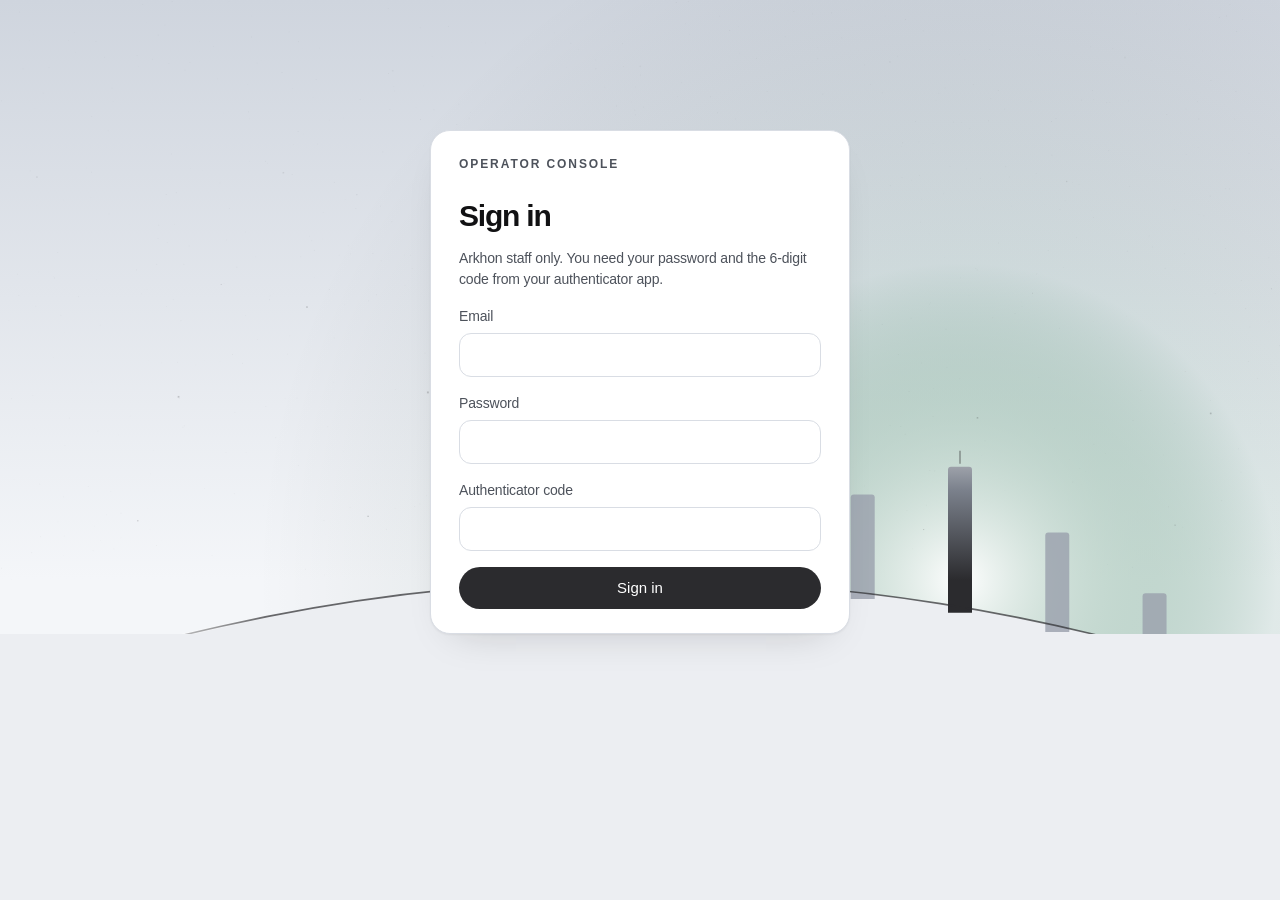
<file: server/console/index.html>
<!doctype html>
<html lang="en">
<head>
<meta charset="utf-8">
<meta name="viewport" content="width=device-width, initial-scale=1, viewport-fit=cover">
<title>Arkhon Operator Console</title>
<style>
/* Operator console: same calm language as the suite. One column, one task per view.
   Talks only to this server's /admin API (CSP: connect-src 'self'). */
:root {
  --bg: #f5f5f7; --card: #fff; --soft: #f0f0f2; --line: #e6e6e9;
  --fg: #1d1d1f; --fg-2: #6e6e73; --fg-3: #a1a1a6;
  --ink: #2b2b2e; --ink-fg: #fff; --focus: #0071e3;
  --ok: #2f7a55; --ok-bg: #e8f3ed; --warn: #b45309; --warn-bg: #fdf1e3; --bad: #d92d20; --bad-bg: #fdecea;
  --shadow: 0 1px 2px rgba(0,0,0,.04), 0 12px 32px -16px rgba(0,0,0,.12);
  --font: -apple-system, BlinkMacSystemFont, "SF Pro Text", "Geist", "Helvetica Neue", Arial, sans-serif;
  --mono: ui-monospace, "SF Mono", Menlo, Consolas, monospace;
}
@media (prefers-color-scheme: dark) { :root {
  --bg: #000; --card: #141416; --soft: #1c1c1f; --line: #2a2a2e;
  --fg: #f5f5f7; --fg-2: #a1a1a6; --fg-3: #6e6e73; --ink: #f5f5f7; --ink-fg: #111113; --focus: #2997ff;
  --ok: #4fbf86; --ok-bg: rgba(79,191,134,.14); --warn: #f0a33a; --warn-bg: rgba(240,163,58,.14); --bad: #ff6b61; --bad-bg: rgba(255,107,97,.14);
  --shadow: 0 0 0 1px var(--line); color-scheme: dark;
} }
* { box-sizing: border-box; }
[hidden] { display: none !important; }
body { margin: 0; background: var(--bg); color: var(--fg); font: 16px/1.5 var(--font); -webkit-font-smoothing: antialiased; }
button, input, select { font: inherit; color: inherit; }
button { cursor: pointer; }
:focus-visible { outline: 3px solid var(--focus); outline-offset: 2px; border-radius: 10px; }
.wrap { max-width: 980px; margin: 0 auto; padding-left: max(24px, env(safe-area-inset-left)); padding-right: max(24px, env(safe-area-inset-right)); }
header { position: sticky; top: 0; z-index: 5; background: color-mix(in srgb, var(--bg) 85%, transparent); backdrop-filter: blur(20px); }
.hdr { display: flex; align-items: center; gap: 24px; height: 60px; }
.brand { font-weight: 700; letter-spacing: .14em; font-size: 14px; }
.brand small { font-weight: 500; letter-spacing: 0; color: var(--fg-3); margin-left: 8px; }
nav { display: flex; gap: 20px; overflow-x: auto; }
nav a { color: var(--fg-2); text-decoration: none; font-size: 15px; white-space: nowrap; }
nav a[aria-current="page"], nav a:hover { color: var(--fg); }
.grow { flex: 1; }
main { padding-block: 40px 96px; display: grid; gap: 20px; }
h1 { margin: 0; font-size: clamp(30px, 5vw, 42px); letter-spacing: -.03em; line-height: 1.1; }
h2 { margin: 0; font-size: 21px; letter-spacing: -.02em; }
.lede { margin: 6px 0 0; color: var(--fg-2); font-size: 18px; }
.card { background: var(--card); border-radius: 20px; box-shadow: var(--shadow); padding: 24px 28px; }
.kpis { display: grid; grid-template-columns: repeat(3, minmax(0,1fr)); gap: 14px; }
.kpi b { display: block; font-size: 34px; letter-spacing: -.03em; font-variant-numeric: tabular-nums; }
.kpi span { color: var(--fg-2); font-size: 15px; }
.kpi.warn b { color: var(--warn); }
.btn { height: 42px; padding: 0 20px; border-radius: 999px; border: 0; background: var(--soft); font-weight: 500; font-size: 15px; white-space: nowrap; }
.btn.primary { background: var(--ink); color: var(--ink-fg); }
.btn.danger { color: var(--bad); }
.btn:disabled { opacity: .4; cursor: default; }
.row { display: flex; gap: 12px; align-items: end; flex-wrap: wrap; }
label { display: grid; gap: 6px; font-size: 14px; color: var(--fg-2); flex: 1 1 200px; min-width: 0; }
input, select { height: 44px; border-radius: 12px; border: 1px solid var(--line); background: var(--card); padding: 0 14px; font-size: 16px; color: var(--fg); width: 100%; }
.msg { margin: 0; padding: 12px 16px; border-radius: 12px; font-size: 15px; }
.msg.ok { color: var(--ok); background: var(--ok-bg); }
.msg.err { color: var(--bad); background: var(--bad-bg); }
.key { font: 600 20px var(--mono); letter-spacing: .04em; padding: 16px 18px; border-radius: 14px; background: var(--soft); user-select: all; overflow-wrap: anywhere; }
table { width: 100%; border-collapse: collapse; font-size: 15px; }
th { text-align: left; font-weight: 500; color: var(--fg-3); font-size: 13px; padding: 0 12px 10px 0; }
td { padding: 12px 12px 12px 0; border-top: 1px solid var(--line); vertical-align: top; }
td.mono, .mono { font-family: var(--mono); font-size: 13px; }
.tbl { overflow-x: auto; }
.pill { display: inline-block; font-size: 13px; font-weight: 500; border-radius: 999px; padding: 2px 10px; }
.pill.active { color: var(--ok); background: var(--ok-bg); }
.pill.suspended { color: var(--warn); background: var(--warn-bg); }
.pill.revoked, .pill.deactivated { color: var(--fg-3); background: var(--soft); }
.link { border: 0; background: none; color: var(--focus); padding: 0; font-size: 15px; }
.signin { max-width: 420px; margin: 10vh auto 0; display: grid; gap: 16px; }
.muted { color: var(--fg-2); font-size: 14px; }
@media (max-width: 720px) {
  .kpis { grid-template-columns: minmax(0,1fr); }
  .wrap { padding-left: max(16px, env(safe-area-inset-left)); padding-right: max(16px, env(safe-area-inset-right)); }
  .card { padding: 20px; }
}
/* ---------- Horizon (shared with the Arkhon Suite design system, v2) ----------
   Same tokens, hero band, motion and type as suite/app/design (see its README "Horizon v2").
   Everything is inline: this page is served with a strict CSP and loads nothing external. */
:root {
  --bg: #eceef2; --card: #ffffff; --soft: #e4e7ec; --line: #d9dde4;
  --fg: #111113; --fg-2: #4d525b; --fg-3: #636873;
  --ink: #2b2b2e; --ink-fg: #ffffff; --focus: #1f5fbf;
  --ok: #24653f; --ok-bg: #dcefe4; --warn: #94430a; --warn-bg: #f8ead9; --bad: #b42318; --bad-bg: #fbe5e2;
  --sky-top: #cfd5de; --sky-low: #f4f6f9; --glow: rgba(255,255,255,.95); --glow-2: rgba(47,122,85,.10);
  --bar: #9aa1ad; --bar-lit-a: #fdfdfe; --bar-lit-b: #7b818c; --bar-lit-c: #2b2b2e; --arc: #2b2b2e; --dust: rgba(43,43,46,.32);
  --nav-bg: rgba(255,255,255,.72); --nav-line: rgba(17,17,19,.08);
  --shadow: 0 1px 0 rgba(255,255,255,.7) inset, 0 1px 2px rgba(17,17,19,.05), 0 18px 40px -24px rgba(17,17,19,.22);
  --font: "Geist", -apple-system, BlinkMacSystemFont, "SF Pro Text", "Helvetica Neue", Arial, sans-serif;
  --ease: cubic-bezier(.22,1,.36,1); --spring: cubic-bezier(.34,1.36,.64,1); --spring-soft: cubic-bezier(.3,1.25,.5,1);
  --dur-press: 140ms; --dur-quick: 220ms; --dur-enter: 560ms; --dur-wipe: 760ms; --dur-glide: 420ms; --dur-count: 900ms; --stagger: 55ms;
}
@media (prefers-color-scheme: dark) { :root {
  --bg: #0c0e12; --card: #14171c; --soft: #1d2128; --line: #272c35;
  --fg: #f2f3f6; --fg-2: #b4b9c4; --fg-3: #8e94a0;
  --ink: #f2f3f6; --ink-fg: #111113; --focus: #6aa8ff;
  --ok: #5cc994; --ok-bg: rgba(92,201,148,.13); --warn: #f0a640; --warn-bg: rgba(240,166,64,.13); --bad: #ff7b70; --bad-bg: rgba(255,123,112,.13);
  --sky-top: #07080b; --sky-low: #1a1f27; --glow: rgba(214,220,232,.30); --glow-2: rgba(47,122,85,.20);
  --bar: #3a404b; --bar-lit-a: #ffffff; --bar-lit-b: #9aa0ab; --bar-lit-c: #4a4e57; --arc: #c9ccd3; --dust: rgba(242,243,246,.42);
  --nav-bg: rgba(20,23,28,.74); --nav-line: rgba(242,243,246,.10);
  --shadow: 0 0 0 1px var(--line); color-scheme: dark;
} }
html { background: var(--bg); }
html, body { overflow-x: hidden; }
body { position: relative; letter-spacing: -.01em; }
.card { border: 1px solid var(--line); }
h1 { font-weight: 650; letter-spacing: -.04em; text-wrap: balance; }
h2 { font-weight: 600; }
.btn { transition: transform var(--dur-press) var(--spring), background-color var(--dur-quick) var(--ease), opacity var(--dur-quick); }
.btn:active { transform: scale(.94); transition-duration: 90ms; }
.btn:hover:not(:disabled) { opacity: .88; }
.eyebrow { display: block; font-size: 12px; font-weight: 600; letter-spacing: .16em; text-transform: uppercase; color: var(--fg-2); margin-bottom: 10px; }

/* Hero band: one canvas behind the top of the page, ending in the horizon under each page's title. */
.hz-band { position: absolute; z-index: -1; top: 0; left: 0; right: 0; height: var(--hz-h, 360px); pointer-events: none; }
.hz-band canvas { display: block; width: 100%; height: 100%; }
body { isolation: isolate; }
.stage { padding: 28px 0 92px; position: relative; }
.stage h1 { font-size: clamp(34px, 5.4vw, 56px); line-height: 1.05; }
.stage .lede { max-width: 40ch; }
.hz-stat { margin: 18px 0 0; display: flex; align-items: baseline; gap: 10px; flex-wrap: wrap; color: var(--fg-2); font-size: 15px; }
.hz-stat b { font-size: 32px; font-weight: 650; letter-spacing: -.04em; color: var(--fg); font-variant-numeric: tabular-nums; }

/* Header: brand mark + a pill nav with a gliding indicator. */
header { background: color-mix(in srgb, var(--bg) 55%, transparent) !important; -webkit-backdrop-filter: saturate(170%) blur(20px); backdrop-filter: saturate(170%) blur(20px); }
.brand { display: inline-flex; align-items: center; gap: 10px; }
.brand svg { width: 26px; height: 22px; flex: none; }
.pillnav { position: relative; isolation: isolate; display: flex; gap: 2px; padding: 4px; border-radius: 999px; background: var(--nav-bg); border: 1px solid var(--nav-line); overflow-x: auto; scrollbar-width: none; }
.pillnav::-webkit-scrollbar { display: none; }
.pillnav a { position: relative; z-index: 1; padding: 7px 14px !important; border-radius: 999px; color: var(--fg-2); text-decoration: none; font-size: 14px; font-weight: 500; white-space: nowrap; transition: color var(--dur-quick) var(--ease); }
.pillnav a:hover { color: var(--fg); }
.pillnav a[aria-current="page"] { color: var(--ink-fg); }
.pillnav .nav-ind { position: absolute; z-index: 0; top: 4px; left: 0; height: calc(100% - 8px); width: 0; border-radius: 999px; background: var(--ink); opacity: 0;
  transition: transform var(--dur-glide) var(--spring-soft), width var(--dur-glide) var(--spring-soft), opacity var(--dur-quick); }

/* Motion: staggered entrances and the "horizon wipe" between pages; all off under reduced motion. */
@media (prefers-reduced-motion: no-preference) {
  .enter .stage > * { animation: lift 700ms var(--ease) backwards; }
  .enter .stage > :nth-child(2) { animation-delay: 60ms; } .enter .stage > :nth-child(n+3) { animation-delay: 120ms; }
  .enter > .card, .enter .kpis > * , .enter .list > .item { animation: rise var(--dur-enter) var(--spring) backwards; }
  .enter .kpis > :nth-child(2), .enter .list > .item:nth-child(2) { animation-delay: calc(var(--stagger) * 1); }
  .enter .kpis > :nth-child(3), .enter .list > .item:nth-child(3) { animation-delay: calc(var(--stagger) * 2); }
  .enter .kpis > :nth-child(n+4), .enter .list > .item:nth-child(n+4) { animation-delay: calc(var(--stagger) * 3); }
  @keyframes lift { from { opacity: .001; transform: translateY(10px); } }
  @keyframes rise { from { opacity: .001; transform: translateY(14px) scale(.985); } }
  .msg:not([hidden]) { animation: rise 420ms var(--spring) backwards; }
  ::view-transition-old(root) { animation: var(--dur-wipe) var(--ease) both vt-settle; }
  ::view-transition-new(root) { animation: var(--dur-wipe) var(--ease) both vt-horizon; }
  @keyframes vt-horizon { from { clip-path: ellipse(140% 0% at 50% 100%); } to { clip-path: ellipse(140% 160% at 50% 100%); } }
  @keyframes vt-settle { to { opacity: .35; transform: translateY(-2%) scale(.985); filter: blur(2px); } }
  header { view-transition-name: top; }
  ::view-transition-group(top) { animation: none; }
}
@media (max-width: 720px) {
  .stage { padding: 16px 0 64px; }
  .hz-stat b { font-size: 26px; }
}
/* ark-v3-css:begin */
/* Horizon v3 (lite): the suite's WebGL world behind the title band, glass cards with a
   pointer-lit chrome hairline, display type and embossed numerals. Inline only (strict CSP). */
:root { --glass: color-mix(in srgb, var(--card) 76%, transparent); --edge-a: rgba(255,255,255,.95); --edge-b: rgba(255,255,255,.28); --edge-c: rgba(17,17,19,.10);
  --emboss: 0 1px 0 rgba(255,255,255,.85), 0 -1px 0 rgba(17,17,19,.10); --scrim: color-mix(in srgb, var(--bg) 66%, transparent); }
@media (prefers-color-scheme: dark) { :root { --edge-a: rgba(255,255,255,.7); --edge-b: rgba(255,255,255,.13); --edge-c: rgba(255,255,255,.05);
  --emboss: 0 1px 0 rgba(0,0,0,.6), 0 -1px 0 rgba(255,255,255,.12); --scrim: color-mix(in srgb, var(--bg) 60%, transparent); } }
.hz-band { background: linear-gradient(to bottom, var(--sky-top), var(--sky-low) 80%, var(--bg)); }
.hz-band .w3 { position: absolute; inset: 0; -webkit-mask: linear-gradient(#000 72%, transparent); mask: linear-gradient(#000 72%, transparent); }
.hz-band.gl { background: none; }
.hz-band.gl > canvas:not(.w3) { display: none; }
.stage h1 { letter-spacing: -.046em; font-weight: 640; text-wrap: balance; }
html.gl .stage > :first-child { position: relative; }
html.gl .stage { isolation: isolate; }
html.gl .stage::before { content: ""; position: absolute; z-index: -1; inset: -40px -14% -10px -18%; pointer-events: none;
  background: radial-gradient(closest-side, var(--scrim) 45%, color-mix(in srgb, var(--bg) 28%, transparent) 75%, transparent 100%); }
.kpi b, .hz-stat b { text-shadow: var(--emboss); }
html.gl .card { background: var(--glass); backdrop-filter: blur(20px) saturate(160%); -webkit-backdrop-filter: blur(20px) saturate(160%); position: relative; }
html.gl .card::after { content: ""; position: absolute; inset: 0; border-radius: inherit; padding: 1px; pointer-events: none;
  background: radial-gradient(240px circle at var(--mx, 50%) var(--my, -60%), var(--edge-a), var(--edge-b) 42%, transparent 72%), linear-gradient(165deg, var(--edge-b), transparent 40%, var(--edge-c) 70%, var(--edge-b));
  -webkit-mask: linear-gradient(#000 0 0) content-box, linear-gradient(#000 0 0); -webkit-mask-composite: xor; mask: linear-gradient(#000 0 0) content-box exclude, linear-gradient(#000 0 0); }
@media (prefers-reduced-transparency: reduce) { html.gl .card { background: var(--card); backdrop-filter: none; -webkit-backdrop-filter: none; }
  html.gl .stage::before { background: radial-gradient(closest-side, var(--bg) 50%, transparent 100%); } }
/* ark-v3-css:end */
</style>
</head>
<body>
<svg width="0" height="0" style="position:absolute" aria-hidden="true"><defs>
  <linearGradient id="chrome" x1="0" y1="0" x2="1" y2="1"><stop offset="0" stop-color="#d6d8dd"/><stop offset=".45" stop-color="#5f636c"/><stop offset=".7" stop-color="#1d1f24"/><stop offset="1" stop-color="#d6d8dd"/></linearGradient>
  <symbol id="mark" viewBox="0 0 120 104"><path d="M60 2 L4 98 L22 98 L58 34 Z" fill="url(#chrome)"/><path d="M68 20 L116 98 L98 98 L66 44 L66 24 Z" fill="url(#chrome)"/>
    <g fill="url(#chrome)"><rect x="40" y="70" width="5" height="24"/><rect x="48" y="56" width="5" height="38"/><rect x="56" y="40" width="5" height="54"/><rect x="64" y="58" width="5" height="36"/><rect x="72" y="72" width="5" height="22"/></g>
    <path d="M14 100 Q60 90 106 100" stroke="url(#chrome)" stroke-width="2.4" fill="none" stroke-linecap="round"/></symbol></defs></svg>
<header hidden id="top">
  <div class="wrap hdr">
    <span class="brand"><svg viewBox="0 0 120 104" aria-hidden="true"><use href="#mark"/></svg>ARKHON<small>Operator Console</small></span>
    <nav id="nav" class="pillnav" aria-label="Console">
      <a href="#overview">Overview</a><a href="#customers">Customers</a><a href="#licenses">Licenses</a><a href="#releases">Releases</a><a href="#audit">Audit log</a>
    </nav>
    <span class="grow"></span>
    <button class="link" id="signout" type="button">Sign out</button>
  </div>
</header>

<main class="wrap">
  <!-- Sign in -->
  <form class="card signin" id="v-signin">
    <span class="eyebrow">Operator Console</span>
    <h1 style="font-size:30px">Sign in</h1>
    <p class="muted" style="margin:0">Arkhon staff only. You need your password and the 6-digit code from your authenticator app.</p>
    <label>Email<input id="si-email" type="email" autocomplete="username" required></label>
    <label>Password<input id="si-pass" type="password" autocomplete="current-password" required></label>
    <label>Authenticator code<input id="si-code" inputmode="numeric" autocomplete="one-time-code" pattern="[0-9]{6}" maxlength="6" required></label>
    <button class="btn primary" type="submit">Sign in</button>
    <p class="msg err" id="si-msg" hidden></p>
  </form>

  <!-- Overview -->
  <section id="v-overview" hidden>
    <div class="stage"><span class="eyebrow">Operator Console</span><h1>Overview</h1>
    <p class="lede">How Arkhon's customers are doing today.</p>
    <p class="hz-stat" id="ov-stat" hidden></p></div>
    <div class="kpis">
      <div class="card kpi"><b id="k-customers">–</b><span>customers</span></div>
      <div class="card kpi"><b id="k-licenses">–</b><span>active licenses</span></div>
      <div class="card kpi"><b id="k-seats">–</b><span>seats sold</span></div>
      <div class="card kpi"><b id="k-devices">–</b><span>computers running Arkhon</span></div>
      <div class="card kpi" id="k-exp-card"><b id="k-expiring">–</b><span>licenses ending within 30 days</span></div>
      <div class="card kpi" id="k-stale-card"><b id="k-stale">–</b><span>computers not seen in 30 days</span></div>
    </div>
  </section>

  <!-- Customers -->
  <section id="v-customers" hidden>
    <div class="stage"><span class="eyebrow">Companies</span><h1>Customers</h1>
    <p class="lede">Add a company, then give it a license.</p>
    <p class="hz-stat" id="c-stat" hidden></p></div>
    <form class="card" id="new-customer" style="display:grid;gap:16px">
      <h2>Add a customer</h2>
      <div class="row">
        <label>Company name<input id="c-name" required></label>
        <label>Contact email<input id="c-email" type="email" required></label>
        <button class="btn primary" type="submit">Add customer</button>
      </div>
      <p class="msg" id="c-msg" hidden></p>
    </form>
    <div class="card tbl" style="margin-top:20px"><table><thead><tr><th>Company</th><th>Contact</th><th>Licenses</th><th></th></tr></thead><tbody id="c-rows"></tbody></table></div>
  </section>

  <!-- Licenses -->
  <section id="v-licenses" hidden>
    <div class="stage"><span class="eyebrow">Plans and seats</span><h1>Licenses</h1>
    <p class="lede">Pick a plan. Workspaces, engines and terms fill in for you.</p>
    <p class="hz-stat" id="l-stat" hidden></p></div>
    <form class="card" id="new-license" style="display:grid;gap:16px">
      <h2>Issue a license</h2>
      <div class="row">
        <label>Customer<select id="l-customer" required></select></label>
        <label>Plan<select id="l-plan"></select></label>
        <label style="flex:0 1 120px">Seats<input id="l-seats" type="number" min="1"></label>
        <label style="flex:0 1 140px">Computers<input id="l-devices" type="number" min="1" value="1"></label>
      </div>
      <div class="row">
        <label>Industry pack<select id="l-pack"><option value="">None</option><option value="trades">Trades &amp; field services</option></select></label>
        <label>Offline grace<select id="l-grace"><option value="30">30 days (normal)</option><option value="90">90 days (offline / air-gapped site)</option></select></label>
        <label style="flex:0 1 auto;flex-direction:row;display:flex;align-items:center;gap:8px;height:44px"><input id="l-soft" type="checkbox" style="width:auto;height:auto"> Allow computers without a TPM</label>
      </div>
      <p class="muted" id="l-summary" style="margin:0"></p>
      <div class="row"><button class="btn primary" type="submit">Issue license</button></div>
      <p class="msg" id="l-msg" hidden></p>
      <div id="l-key" hidden><p class="muted" style="margin:0 0 8px">Activation key. Give it to the customer now: Arkhon keeps only a hash, so it can't be shown again.</p><div class="key" id="l-keytext"></div></div>
    </form>
    <div class="card tbl" style="margin-top:20px"><table><thead><tr><th>License</th><th>Customer</th><th>Plan</th><th>Seats</th><th>Ends</th><th>Status</th></tr></thead><tbody id="l-rows"></tbody></table></div>
    <div class="card" id="l-detail" hidden style="margin-top:20px;display:grid;gap:16px"></div>
  </section>

  <!-- Releases -->
  <section id="v-releases" hidden>
    <div class="stage"><span class="eyebrow">Engines</span><h1>Releases</h1>
    <p class="lede">Publish an encrypted engine release. Customers get it only inside their update window.</p></div>
    <form class="card" id="new-release" style="display:grid;gap:16px">
      <div class="row">
        <label>Engine<input id="r-engine" placeholder="core" required></label>
        <label>Version<input id="r-version" placeholder="1.0.0" required></label>
      </div>
      <div class="row">
        <label>Encrypted file name<input id="r-file" placeholder="core-q4_k_m.arkm" required></label>
        <label style="flex:0 1 160px">Size (bytes)<input id="r-size" type="number" min="1" required></label>
      </div>
      <label>SHA-256 of the encrypted file<input id="r-sha" pattern="[0-9a-fA-F]{64}" required class="mono"></label>
      <label>Release key (base64, from the packaging tool)<input id="r-cek" type="password" required class="mono"></label>
      <div class="row"><button class="btn primary" type="submit">Publish release</button></div>
      <p class="msg" id="r-msg" hidden></p>
    </form>
  </section>

  <!-- Audit -->
  <section id="v-audit" hidden>
    <div class="stage"><span class="eyebrow">History</span><h1>Audit log</h1>
    <p class="lede">Every change, who made it, and when.</p></div>
    <div class="row"><label>Filter by license or customer id<input id="a-filter" placeholder="lic-… or cust-…"></label><button class="btn" id="a-go" type="button">Show</button></div>
    <div class="card tbl" style="margin-top:16px"><table><thead><tr><th>When</th><th>Who</th><th>What</th><th>About</th></tr></thead><tbody id="a-rows"></tbody></table></div>
  </section>
</main>

<script>/* ark-world:begin */
/* =====================================================================================
   Horizon v3 world: one hand-written WebGL shader scene (no libraries). WebGL2 first,
   then WebGL1 (the shader is GLSL ES 1.00 so one source serves both); if neither is
   available create() returns null and the page keeps its Canvas-2D heroes, whose CSS
   gradient is the last, static fallback.
   One full-screen triangle, one fragment pass:
     sky        time-of-day gradient, sun/moon disc, scattering glow, stars (night), aurora (chat)
     monument   the Arkhon mark extruded: two SDF polygons with fake depth (swept side faces),
                bevel normals, sky-reflecting brushed chrome, rim light, slow idle turn
     terrain    3-5 fbm ridge layers receding to a curved horizon, aerial haze, strata lines
     data       towers / scan beam / waveform ridge / light trail / dome from the page's numbers
     post       grain + chromatic vignette
   Quality tiers (adaptive): 0 = DPR<=1.5, 5 octaves, 5 layers; 1 = 0.75x res, 4/4; 2 = 0.5x
   res, 3/3, no haze; 3 = tier 2 at 30 fps. A tier drops when the median GPU time (timer query)
   or the median frame interval says the budget is blown; it never climbs back (no flicker).
   ===================================================================================== */
window.ArkWorld = (() => {
  const reduce = matchMedia('(prefers-reduced-motion: reduce)');
  const VS = 'attribute vec2 a;void main(){gl_Position=vec4(a,0.,1.);}';
  const FS = `
#ifdef GL_FRAGMENT_PRECISION_HIGH
precision highp float;
#else
precision mediump float;
#endif
uniform vec2 uRes; uniform float uTime, uHy, uDolly, uDark, uMode, uNT, uNS, uLevel, uIntro, uOct, uLay, uHaze, uGrow, uAsp;
uniform vec3 uSkyTop, uSkyLow, uGlow, uGround, uLand, uSage, uBar;
uniform vec4 uSun; uniform vec4 uTw[16]; uniform float uSer[16];
uniform vec3 uMon; uniform vec4 uEv; uniform vec2 uSpan; uniform float uPan, uDH;
float h1(float n){return fract(sin(mod(n,4096.))*43758.5453);}
float h2(vec2 p){return fract(sin(dot(mod(p,4096.),vec2(127.1,311.7)))*43758.5453);}
float n1(float x){float i=floor(x),f=fract(x);f=f*f*(3.-2.*f);return mix(h1(i),h1(i+1.),f);}
float n2(vec2 p){vec2 i=floor(p),f=fract(p);f=f*f*(3.-2.*f);
  return mix(mix(h2(i),h2(i+vec2(1,0)),f.x),mix(h2(i+vec2(0,1)),h2(i+vec2(1,1)),f.x),f.y);}
float fbm(float x){float s=0.,a=.5;for(int i=0;i<5;i++){if(float(i)>=uOct)break;s+=a*n1(x);x=x*2.03+7.1;a*=.5;}return s;}
float curv(float x){return x*x/(3.*uAsp);}
// Mark polygons (viewBox 120x104, y down). Left: 4 points; right: 5.
float sdSeg(vec2 p,vec2 a,vec2 b,inout float s){vec2 e=b-a,w=p-a;vec2 q=w-e*clamp(dot(w,e)/max(dot(e,e),1e-6),0.,1.);
  bvec3 c=bvec3(p.y>=a.y,p.y<b.y,e.x*w.y>e.y*w.x);if(all(c)||all(not(c)))s=-s;return dot(q,q);}
float sdL(vec2 p){float s=1.;float d=sdSeg(p,vec2(60,2),vec2(4,98),s);d=min(d,sdSeg(p,vec2(4,98),vec2(22,98),s));
  d=min(d,sdSeg(p,vec2(22,98),vec2(58,34),s));d=min(d,sdSeg(p,vec2(58,34),vec2(60,2),s));return s*sqrt(d);}
float sdR(vec2 p){float s=1.;float d=sdSeg(p,vec2(68,20),vec2(116,98),s);d=min(d,sdSeg(p,vec2(116,98),vec2(98,98),s));
  d=min(d,sdSeg(p,vec2(98,98),vec2(66,44),s));d=min(d,sdSeg(p,vec2(66,44),vec2(66,24),s));d=min(d,sdSeg(p,vec2(66,24),vec2(68,20),s));return s*sqrt(d);}
float sdMark(vec2 p){return min(sdL(p),sdR(p));}
vec3 env(vec3 r){ // what the chrome reflects: the same sky, a bright horizon line, dark land
  float y=r.y; vec3 up=mix(uSkyLow,uSkyTop,clamp(y*1.4,0.,1.));
  vec3 dn=mix(uBar*.35,uBar*.8,clamp(-y*2.,0.,1.));
  vec3 c=y>0.?up*1.05:dn; c+=uGlow*exp(-abs(y)*30.)*.9; c+=vec3(1.)*pow(max(0.,dot(r,normalize(vec3(uSun.x-uMon.x,uSun.y-uHy+.2,.6)))),24.)*uSun.z;
  return c;}
float ridge(float x,float k){
  float z=1.+k*1.3, ze=max(.4,z-uDolly*.9), sc=z/ze;
  float wx=(x/sc)*(2.6-k*.28)+uPan*(1.6/z)+k*17.31;
  float base=mix(-.085,.03,k/4.), amp=mix(.075,.06,k/4.);
  float h=(base+amp*(fbm(wx)-.42))*sc;
  if(uMode>2.5&&uMode<3.5&&k<.5){ // meetings: the nearest ridge becomes the waveform of meeting lengths
    float wv=0.;for(int i=0;i<16;i++){if(float(i)>=uNS)break;float xi=mix(uSpan.x,uSpan.y,(float(i)+.5)/max(uNS,1.));
      wv+=uSer[i]*exp(-pow((x-xi)*26.,2.))*(.8+.2*sin(uTime*2.2+float(i)*1.7));}
    h+=wv*.11*uGrow;}
  return uHy+h-curv(x)*(1.+k*.1);}
void main(){
  vec2 p=(gl_FragCoord.xy-.5*uRes)/uRes.y; float t=uTime, I=uIntro;
  float night=uSun.w, ty=clamp((p.y-uHy)/max(.5-uHy,.05),0.,1.);
  // ---- sky
  vec3 col=mix(uSkyLow,uSkyTop,smoothstep(0.,1.,pow(ty,.8)));
  vec2 sp=uSun.xy; sp.y+=mix(-.22,0.,smoothstep(.15,.8,I));
  float ds=length(p-sp);
  col+=uGlow*(exp(-ds*3.2)*.42+exp(-ds*13.)*.5)*uSun.z;          // mie halo around the sun
  col+=uGlow*exp(-max(p.y-uHy,0.)*8.)*.38;                          // rayleigh band low on the sky
  vec3 sunC=mix(vec3(1.,.93,.82),vec3(.93,.95,1.),night);
  float disc=smoothstep(.034,.03,ds); float limb=1.-.35*pow(clamp(ds/.034,0.,1.),2.);
  if(night>.5){disc*=1.-smoothstep(.032,.028,length(p-sp-vec2(.014,.008)));}  // a crescent moon
  col=mix(col,sunC*limb*(1.+uDark*.2),disc*uSun.z*(p.y>uHy?1.:0.));
  if(night>0.){vec2 g=(p+vec2(uPan*.012,0.))*140.;vec2 c=floor(g);float r=h2(c);
    if(r>.982){vec2 o=vec2(h2(c+3.1),h2(c+7.7));float d=length(fract(g)-o);
      float tw=.6+.4*sin(t*(1.+r*3.)+r*40.);col+=vec3(.9,.94,1.)*smoothstep(.12,0.,d)*tw*night*mix(.25,1.,uDark)*smoothstep(.0,.25,ty);}}
  if(uMode>4.5&&uMode<5.5){ // chat: an aurora that brightens while a reply streams
    vec3 au=vec3(0.);for(int i=0;i<3;i++){float fi=float(i);
      float y0=uHy+.15+fi*.07+.07*(fbm(p.x*1.1+t*.05+fi*3.)-.45);float dy=p.y-y0;
      float shape=dy>0.?exp(-dy*(7.+fi*3.)):exp(dy*70.);
      float rays=.45+.55*n1(p.x*48.+t*.5+fi*11.)*n1(p.x*13.-t*.2+fi*2.);
      au+=mix(uSage*2.3+vec3(.02,.12,.06),vec3(.5,.45,.95),clamp(dy*5.,0.,1.))*shape*rays*(1.-fi*.28);}
    col+=au*mix(.22,.6,uDark)*uLevel*smoothstep(0.,.04,p.y-uHy);}
  // ---- monument: the mark, extruded; turns slowly on its axis
  float ang=sin(t*.17)*.42+uMon.z, ca=cos(ang), sa=sin(ang);
  vec2 q=(p-vec2(uMon.x,uHy-.004))/uMon.y; q.x/=max(ca,.2);
  vec2 mk=vec2(60.+q.x*104.,98.-q.y*104.);
  float mon=0.; vec3 monC=vec3(0.);
  if(mk.x>-30.&&mk.x<150.&&mk.y>-10.&&mk.y<104.){
    float br=1.+.006*sin(t*.8); mk=(mk-vec2(60,98))/br+vec2(60,98);
    float d=sdMark(mk);
    float dep=sa*16.; float side=1e3;
    for(int i=1;i<=4;i++){side=min(side,sdMark(mk+vec2(dep*float(i)/4.,-abs(dep)*.06*float(i)/4.)));}
    float dis=1.; // intro: the mark assembles from light
    if(I<1.){float nn=n2(mk*.09)*.7+n2(mk*.31)*.3; float th=smoothstep(.4,.95,I)*1.15; dis=step(nn,th);
      monC+=uGlow*3.*smoothstep(.06,0.,abs(nn-th))*step(d,0.)*(1.-step(1.,th));}
    if(d<0.){
      float e=.6; vec2 gr=vec2(sdMark(mk+vec2(e,0))-d,sdMark(mk+vec2(0,e))-d)/e;
      float b=4.; float bev=clamp(1.+d/b,0.,1.); vec3 n=normalize(vec3(gr.x*ca, -gr.y, 1.)*vec3(bev*1.6,bev*1.6,1.)+vec3(sa*.7+(mk.x-60.)/220.,(mk.y-58.)/70.,0.));
      vec3 r=reflect(vec3(0,0,-1),n); vec3 c=env(r);
      float brush=.94+.06*h1(floor(mk.y*1.7)+floor(mk.x*.2)*31.);
      float sheen=exp(-pow((mk.x+mk.y*.45)-mod(t*22.,260.)+40.,2.)/180.);
      float gt=fract((mk.x*.55+mk.y)/150.+ang*.35);   // the brand's brushed-chrome ramp, swept by the turn
      vec3 ch=gt<.38?mix(vec3(.957,.961,.969),vec3(.604,.627,.671),gt/.38):gt<.62?mix(vec3(.604,.627,.671),vec3(.227,.239,.267),(gt-.38)/.24):mix(vec3(.227,.239,.267),vec3(.788,.8,.827),(gt-.62)/.38);
      c=mix(ch*mix(.92,.8,uDark),c,.38)*brush+vec3(1.)*sheen*.3;
      c+=uGlow*smoothstep(-1.4,0.,d)*.9;                                   // rim light
      monC+=c; mon=dis*smoothstep(.0,-.8,d);
    } else if(side<0.){
      float k=clamp(-side/6.,0.,1.); vec3 c=mix(uBar*.55,uBar*.9,k)*(.75+.25*abs(sa));
      c+=uGlow*.25*smoothstep(-1.,0.,side);
      monC+=c; mon=dis*smoothstep(0.,-.8,side);
    }
  }
  // ---- terrain: nearest occluding ridge wins
  float hit=-1.; float rk=0.;
  for(int i=0;i<5;i++){float k=float(i);if(k>=uLay)break;float kk=k*4./max(uLay-1.,1.);float r=ridge(p.x,kk);if(p.y<r){hit=kk;rk=r;break;}}
  // the monument stands behind the two nearest ridges
  if(mon>0.&&(hit<0.||hit>1.6)){col=mix(col,monC,mon);}
  if(hit>=0.){
    float fk=hit/4.; vec3 hz=mix(uSkyLow,uGlow,.35);
    vec3 lc=mix(uLand,hz,fk*.82*(.6+.4*uHaze));
    float dd=rk-p.y;
    lc+=uGlow*exp(-dd*uRes.y*.55)*(.55-.3*fk);                           // sunlit rim along every ridge
    lc*=1.+.05*sin(dd*(180.+hit*60.)+hit*3.)*(1.-fk);                      // engraved strata
    lc=mix(lc,uGround,smoothstep(.02,.22,uHy-p.y)*.85);                 // land fades into the page
    col=(hit>1.6&&mon>0.)?mix(lc,monC,mon):lc;
  }
  // volumetric haze drifting along the horizon
  if(uHaze>0.){float f=exp(-abs(p.y-uHy-.012)*13.)*(.55+.45*n2(vec2(p.x*2.5+t*.025+uPan*.2,p.y*7.)));col+=uGlow*f*.28*uHaze;}
  // ---- data
  float base=uHy-curv(p.x)+.002, nar=step(uAsp,1.);
  vec3 ACC=mix(vec3(.12,.36,.24),vec3(.62,.95,.78),uDark), INK=mix(vec3(.15,.15,.17),vec3(.97),uDark); // data light reads on any sky
  if(uMode<2.5){
    float beam=uMode>1.5?mix(uSpan.x-.05,uSpan.y+.05,fract(t/4.2)):-9.;
    for(int i=0;i<16;i++){if(float(i)>=uNT)break;vec4 w=uTw[i];
      float g=smoothstep(w.w,w.w+.4,uGrow); float bx=uHy-curv(w.x)+.002; float hh=w.y*g;
      float lit=w.z; if(uMode>1.5)lit=max(lit,step(w.x,beam)*.85);
      float dx=abs(p.x-w.x), wd=.0028+lit*.0008;
      if(dx<wd&&p.y>bx-.01&&p.y<bx+hh&&!(hit>=0.&&hit<.9)){
        float v=(p.y-bx)/max(hh,.001); vec3 body=mix(uLand*1.4+.08,mix(vec3(.85),vec3(.35),v),lit*.0);
        vec3 chrome=mix(vec3(.17,.17,.19),vec3(1.),.5+.5*sin((p.x-w.x)/wd*1.6+1.2))*(.75+.25*v)*mix(.55,1.,uDark);
        vec3 c=mix(uBar*.9,chrome,lit);
        c+=vec3(1.)*.35*exp(-pow(v*hh*30.-mod(t*.9+float(i)*.37,1.)*hh*30.,2.)*2.)*lit;
        c*=mix(1.,.9+.1*step(.5,fract((p.y-bx)*90.)),1.-lit);           // window strips on unlit towers
        col=mix(col,c,smoothstep(wd,wd*.6,dx));}
      vec2 tip=vec2(w.x,bx+hh+.012*g); float dt=length(p-tip);
      if(p.y>bx+hh&&p.y<tip.y&&dx<.0009&&!(hit>=0.&&hit<.9))col=mix(col,mix(uBar,vec3(.9),lit),.9);
      float blink=lit>.5?(.65+.35*sin(t*2.4+float(i))):.45;
      col=mix(col,lit>.5?ACC:INK,clamp(exp(-dt*(lit>.5?70.:150.))*blink*g*(lit*.9+.25),0.,1.));}
    if(uMode>1.5&&uMode<2.5){float bd=abs(p.x-beam);
      col=mix(col,ACC,clamp(exp(-bd*240.)*smoothstep(base-.01,base+.2,p.y)*smoothstep(base+.26-nar*.12,base+.03,p.y)*.75,0.,1.));
      col=mix(col,INK,clamp(exp(-bd*900.)*exp(-abs(p.y-base)*120.),0.,1.));}
  }
  if(uMode>3.5&&uMode<4.5){ // reports: a light trail drawing the series across the land
    float best=1e3,along=0.,tot=0.,at=0.; vec2 prev=vec2(0);
    for(int i=0;i<16;i++){if(float(i)>=uNS)break;float xi=mix(uSpan.x,uSpan.y,float(i)/max(uNS-1.,1.));
      vec2 cur=vec2(xi,uHy-curv(xi)+.03+uSer[i]*uDH);
      if(i>0){vec2 e=cur-prev,w=p-prev;float hseg=clamp(dot(w,e)/dot(e,e),0.,1.);float d=length(w-e*hseg);
        if(d<best){best=d;at=tot+hseg*length(e);} tot+=length(e);}
      prev=cur;}
    float prog=uLevel*tot; float on=step(at,prog);
    col=mix(col,ACC,clamp((exp(-best*900.)*1.1+exp(-best*110.)*.3)*on*(.55+.45*smoothstep(prog-.6,prog,at)),0.,1.));
    // the comet head
    float hx=0.; vec2 hp=vec2(0); prev=vec2(0); tot=0.;
    for(int i=0;i<16;i++){if(float(i)>=uNS)break;float xi=mix(uSpan.x,uSpan.y,float(i)/max(uNS-1.,1.));
      vec2 cur=vec2(xi,uHy-curv(xi)+.03+uSer[i]*uDH); if(i>0){float l=length(cur-prev); if(prog>=tot&&prog<=tot+l+1e-4){hp=mix(prev,cur,(prog-tot)/max(l,1e-4));hx=1.;} tot+=l;} prev=cur;}
    col=mix(col,INK,clamp(exp(-length(p-hp)*160.)*hx*1.2,0.,1.));
  }
  if(uMode>5.5){ // privacy: a translucent dome closes over the land; activity stays inside
    vec2 c=vec2(mix(uSpan.x,uSpan.y,.5),base); vec2 rr=vec2((uSpan.y-uSpan.x)*mix(.58,.5,nar),uDH*1.25)*uLevel;
    vec2 dq=(p-vec2(c.x,uHy-curv(c.x)))/max(rr,vec2(1e-3)); float d=length(dq)-1.;
    if(p.y>uHy-curv(p.x)-.004&&rr.x>.01){
      float fres=exp(-abs(d)*38.)*1.2+(d<0.?pow(clamp(1.+d,0.,1.),5.)*.35:0.);
      float lat=d<0.?smoothstep(.02,0.,abs(fract(dq.y*5.)-.5)*.6)*.18+smoothstep(.03,0.,abs(fract(dq.x*4.+.5)-.5)*.5)*.12:0.;
      col=mix(col,ACC,clamp((fres+lat*(1.+d))*.75,0.,1.)); if(d<0.)col=mix(col,ACC,.05);}
    for(int i=0;i<16;i++){if(float(i)>=uNT)break;vec4 w=uTw[i];
      vec2 dp=vec2(c.x+(w.x-.5)*rr.x*1.5,uHy-curv(c.x)+.01+abs(sin(t*(1.1+w.z*.6)+float(i)*1.3))*rr.y*.62*w.y);
      col=mix(col,ACC,clamp(exp(-length(p-dp)*150.)*uLevel*1.2,0.,1.));}
  }
  // ---- the horizon line, drawn from the centre outward during the intro
  float hl=exp(-abs(p.y-(uHy-curv(p.x)))*uRes.y*.9)*smoothstep(I*1.2*uAsp,I*1.2*uAsp-.1,abs(p.x-uMon.x*.4));
  col+=uGlow*hl*(.35+.65*(1.-smoothstep(.85,1.,I)));
  // ---- events: an approved card landing (ring) and the all-clear burst
  if(uEv.x>=0.&&uEv.x<1.){vec2 e=(p-vec2(uEv.z,base+.004))/vec2(1.,.28);float r=.03+.16*(1.-pow(1.-uEv.x,3.));
    col=mix(col,INK,clamp(exp(-abs(length(e)-r)*200.)*(1.-uEv.x)*1.2,0.,1.));}
  if(uEv.y>=0.&&uEv.y<1.){float r=length((p-vec2(uEv.z,base))*vec2(1.,1.4));float R=.05+uAsp*.7*(1.-pow(1.-uEv.y,3.));
    col+=uGlow*exp(-abs(r-R)*14.)*(1.-uEv.y)*.9+uSage*exp(-abs(r-R*.8)*30.)*(1.-uEv.y)*.5;}
  // ---- intro exposure (pre-dawn to day)
  if(I<1.){float ex=smoothstep(.0,.55,I);col=mix(col*.18+uSkyTop*.06*uDark,col,ex);}
  // ---- post: grain + chromatic vignette
  vec2 uv=gl_FragCoord.xy/uRes; float v=smoothstep(.45,1.25,length((uv-.5)*vec2(uAsp*.75,1.))*1.35);
  col*=1.-v*mix(.07,.22,uDark); col.r*=1.-v*.025; col.b*=1.+v*.02;
  col+=(h2(gl_FragCoord.xy+fract(t*.37)*311.)-.5)*mix(.022,.03,uDark);
  gl_FragColor=vec4(clamp(col,0.,1.),1.);
}`;

  function parse(c) { // any CSS colour -> [r,g,b] 0..1 (alpha composited over white/black)
    const m = /rgba?\(([^)]+)\)/.exec(c);
    if (m) { const v = m[1].split(/[ ,/]+/).filter(Boolean).map(Number); const a = v[3] == null ? 1 : v[3]; return [v[0], v[1], v[2]].map(x => x / 255 * a); }
    const h = (c || '').replace('#', ''); if (h.length >= 6) return [0, 2, 4].map(i => parseInt(h.slice(i, i + 2), 16) / 255);
    return [.5, .5, .5];
  }
  const TOD = { // sun position (x rel. monument side, y above horizon), intensity, night
    dawn: { x: -.35, y: .06, k: 1.05, n: 0, top: [.42, .44, .58], low: [1, .82, .66], glow: [1, .78, .55] },
    day: { x: .3, y: .36, k: .6, n: 0 },
    dusk: { x: .55, y: .05, k: 1.1, n: 0, top: [.30, .27, .45], low: [1, .66, .48], glow: [1, .62, .40] },
    night: { x: -.45, y: .27, k: .7, n: 1, top: [.04, .05, .10], low: [.12, .15, .24], glow: [.55, .62, .85] },
  };

  function create(canvas, opts) {
    opts = opts || {};
    let gl = null, v2 = false;
    try {
      const a = { antialias: false, alpha: false, depth: false, stencil: false, preserveDrawingBuffer: false, powerPreference: 'default' };
      gl = canvas.getContext('webgl2', a); v2 = !!gl;
      if (!gl) gl = canvas.getContext('webgl', a) || canvas.getContext('experimental-webgl', a);
    } catch (_) { gl = null; }
    if (!gl) return null;
    const sh = (type, src) => { const s = gl.createShader(type); gl.shaderSource(s, src); gl.compileShader(s); if (!gl.getShaderParameter(s, gl.COMPILE_STATUS)) { console.warn('ArkWorld shader:', gl.getShaderInfoLog(s)); return null; } return s; };
    const vs = sh(gl.VERTEX_SHADER, VS), fs = sh(gl.FRAGMENT_SHADER, FS);
    if (!vs || !fs) return null;
    const pr = gl.createProgram(); gl.attachShader(pr, vs); gl.attachShader(pr, fs); gl.bindAttribLocation(pr, 0, 'a'); gl.linkProgram(pr);
    if (!gl.getProgramParameter(pr, gl.LINK_STATUS)) { console.warn('ArkWorld link:', gl.getProgramInfoLog(pr)); return null; }
    gl.useProgram(pr);
    const buf = gl.createBuffer(); gl.bindBuffer(gl.ARRAY_BUFFER, buf);
    gl.bufferData(gl.ARRAY_BUFFER, new Float32Array([-1, -1, 3, -1, -1, 3]), gl.STATIC_DRAW);
    gl.enableVertexAttribArray(0); gl.vertexAttribPointer(0, 2, gl.FLOAT, false, 0, 0);
    const U = {}; ['uRes', 'uTime', 'uHy', 'uDolly', 'uDark', 'uMode', 'uNT', 'uNS', 'uLevel', 'uIntro', 'uOct', 'uLay', 'uHaze', 'uGrow', 'uAsp', 'uSkyTop', 'uSkyLow', 'uGlow', 'uBar', 'uGround', 'uLand', 'uSage', 'uSun', 'uTw', 'uSer', 'uMon', 'uEv', 'uSpan', 'uPan', 'uDH']
      .forEach(n => { U[n] = gl.getUniformLocation(pr, n); });
    const dbg = gl.getExtension('WEBGL_debug_renderer_info');
    const renderer = String(dbg ? gl.getParameter(dbg.UNMASKED_RENDERER_WEBGL) : gl.getParameter(gl.RENDERER));
    const soft = /swiftshader|llvmpipe|software|basic render/i.test(renderer);
    if (soft && !/[?&]gl=force\b/.test(location.search)) { const lc = gl.getExtension('WEBGL_lose_context'); if (lc) lc.loseContext(); return null; }
    const tq = v2 ? gl.getExtension('EXT_disjoint_timer_query_webgl2') : gl.getExtension('EXT_disjoint_timer_query');
    const TIERS = [{ s: 1, oct: 5, lay: 5, haze: 1, fps: 60 }, { s: .75, oct: 4, lay: 4, haze: 1, fps: 60 }, { s: .5, oct: 3, lay: 3, haze: 0, fps: 60 }, { s: .5, oct: 3, lay: 3, haze: 0, fps: 30 }];
    const S = {
      tier: soft ? 2 : 0, W: 0, H: 0, dpr: 1, raf: 0, t0: performance.now(), last: 0, running: false, visible: true, lost: false,
      mode: 0, tw: new Float32Array(64), nt: 0, ser: new Float32Array(16), ns: 0, level: 1, levelT: 1, grow: 1, growAt: -1e9,
      pan: 0, panT: 0, hy: .1, hyPx: null, dolly: 0, mon: [.3, .22, 0], intro: 1, introAt: -1, introDur: 2500, onIntroEnd: null,
      ev: [-1, -1, .3, 0], pulseAt: -1e9, burstAt: -1e9, busy: false, colors: null, tod: 'day', ptr: 0, ptrT: 0,
      frames: [], gpu: [], pending: [], cpu: [], tierLog: [], frameN: 0, data: { towers: [], series: [] },
    };
    const span = () => { const a = S.W / S.H; return a < 1 ? [-.42 * a, .42 * a] : (opts.lite ? [.02 * a, .46 * a] : [-.02 * a, .46 * a]); };

    function readColors() {
      const cs = getComputedStyle(document.documentElement), v = k => cs.getPropertyValue(k).trim();
      const dark = parse(v('--bg'))[0] < .3;
      const T = TOD[S.tod] || TOD.day;
      let top = parse(v('--sky-top')), low = parse(v('--sky-low')), glow = dark ? [.84, .86, .91] : [1, 1, 1];
      if (T.top) { const k = dark ? .55 : .32; const mix = (a, b) => a.map((x, i) => x + (b[i] - x) * k); top = mix(top, T.top); low = mix(low, dark ? T.low.map(x => x * .45) : T.low); glow = mix(glow, T.glow); }
      if (S.tod === 'night' && !dark) { top = [.74, .78, .86]; low = [.90, .91, .95]; }
      const ground = parse(v('--bg'));
      const land = dark ? [.055, .062, .08] : [.70, .73, .78];
      S.colors = { top, low, glow: glow.map(x => x * (dark ? .5 : .42)), ground, land, bar: parse(v('--bar')), sage: [.184, .478, .333], dark: dark ? 1 : 0, T };
    }

    function resize() {
      const r = canvas.getBoundingClientRect(); if (!r.width || !r.height) return false;
      const dpr = Math.min(devicePixelRatio || 1, 1.5) * TIERS[S.tier].s;
      const W = Math.max(2, Math.round(r.width * dpr)), H = Math.max(2, Math.round(r.height * dpr));
      if (W !== canvas.width || H !== canvas.height) { canvas.width = W; canvas.height = H; }
      S.W = W; S.H = H; S.dpr = dpr; S.cssH = r.height; S.cssW = r.width; return true;
    }

    function layoutTowers() {
      const [x0, x1] = span(), list = S.data.towers, n = Math.min(16, list.length), max = Math.max(1e-6, ...list.map(b => b.v || 0));
      const narrow = S.W / S.H < 1, hMax = narrow ? .09 : .2;
      S.nt = n;
      for (let i = 0; i < n; i++) {
        const b = list[i], x = n === 1 ? (x0 + x1) / 2 : x0 + (x1 - x0) * (i + .5) / n;
        S.tw[i * 4] = x; S.tw[i * 4 + 1] = S.mode === 6 ? .3 + ((i * 37) % 10) / 14 : Math.max(.012, (b.v || 0) / max * hMax);
        S.tw[i * 4 + 2] = b.lit ? 1 : 0; S.tw[i * 4 + 3] = (i / Math.max(1, n)) * .35;
        if (S.mode === 6) S.tw[i * 4] = (i + .5) / n;
      }
      const ser = S.data.series, m = Math.min(16, ser.length), smax = Math.max(1e-6, ...ser.map(Math.abs));
      S.ns = m; for (let i = 0; i < m; i++) S.ser[i] = ser[i] / smax;
    }

    function draw(t, still) {
      if (S.lost || !S.W) return;
      if (!S.colors) readColors();
      const C = S.colors, T = C.T, tier = TIERS[S.tier], a = S.W / S.H;
      const time = still ? 12 : (t - S.t0) / 1000;
      // camera: pan eases towards the page's place; the pointer adds a little parallax
      S.prevGap = S.prevT && !still ? t - S.prevT : 0;
      const dt = S.prevT ? Math.min(.1, (t - S.prevT) / 1000) : .016; S.prevT = still ? 0 : t;
      const k = r => 1 - Math.exp(-dt * r); // frame-rate independent easing
      if (!still) { S.pan += (S.panT - S.pan) * k(3.4); S.ptr += (S.ptrT - S.ptr) * k(3.6); } else { S.pan = S.panT; }
      const pan = S.pan + (still ? 0 : S.ptr * .35);
      const fly = S.panT - S.pan; // towers ride with the land while flying
      let grow = 1; if (!still && S.growAt > 0) grow = Math.min(1, (t - S.growAt) / 1200); if (still) grow = 1;
      // The intro clock starts on the first frame actually drawn, and a stalled frame (page load,
      // a busy main thread) doesn't eat into it.
      if (S.introPending && !still) { S.introPending = false; S.introAt = t; }
      if (S.introAt > 0 && !still && S.prevGap > 300) S.introAt += S.prevGap - 16;
      let intro = S.introPending ? 0 : 1; if (S.introAt > 0 && !still) { intro = Math.min(1, (t - S.introAt) / S.introDur); if (intro >= 1) { S.introAt = -1; const f = S.onIntroEnd; S.onIntroEnd = null; if (f) f(); } }
      if (S.introAt > 0 || S.introPending) grow = Math.min(grow, Math.max(0, (intro - .3) / .5));
      if (!still) S.level += (S.levelT - S.level) * k(S.mode === 4 ? 1.4 : 2.6); else S.level = S.levelT;
      const ex = S.mode === 4 && still ? 1 : S.level;
      gl.viewport(0, 0, S.W, S.H);
      gl.uniform2f(U.uRes, S.W, S.H); gl.uniform1f(U.uTime, time); gl.uniform1f(U.uAsp, a);
      const hyPx = S.hyPx == null ? S.cssH * .72 : S.hyPx; // horizon, CSS px from the top of the canvas
      gl.uniform1f(U.uHy, .5 - hyPx / S.cssH); gl.uniform1f(U.uDolly, still ? 0 : S.dolly);
      gl.uniform1f(U.uDark, C.dark); gl.uniform1f(U.uMode, S.mode); gl.uniform1f(U.uLevel, ex);
      gl.uniform1f(U.uIntro, intro); gl.uniform1f(U.uOct, tier.oct); gl.uniform1f(U.uLay, tier.lay); gl.uniform1f(U.uHaze, tier.haze); gl.uniform1f(U.uGrow, grow);
      gl.uniform3fv(U.uSkyTop, C.top); gl.uniform3fv(U.uSkyLow, C.low); gl.uniform3fv(U.uGlow, C.glow); gl.uniform3fv(U.uGround, C.ground); gl.uniform3fv(U.uLand, C.land); gl.uniform3fv(U.uBar, C.bar); gl.uniform3fv(U.uSage, C.sage);
      const narrow = a < 1, monX = narrow ? .22 * a : (opts.lite ? .3 * a : .22 * a), monS = narrow ? .14 : (opts.lite ? .2 : .26);
      gl.uniform4f(U.uSun, monX + T.x * a * .5 - pan * .01, .5 - hyPx / S.cssH + T.y, T.k, T.n);
      gl.uniform3f(U.uMon, monX - pan * .004, monS, 0);
      // Data never climbs into the title: its height scales with the room between the top and the horizon.
      const room = Math.max(.45, Math.min(1, hyPx / S.cssH / .72)), dh = (a < 1 ? .06 : .2) * room; gl.uniform1f(U.uDH, dh);
      const tw = S.tw.slice(0, Math.max(4, S.nt * 4));
      if (S.mode !== 6) for (let i = 0; i < S.nt; i++) tw[i * 4 + 1] *= dh / (a < 1 ? .09 : .2);
      const fx = Math.max(-1.4 * a, Math.min(1.4 * a, fly * .55));
      if (fx && S.mode !== 6) for (let i = 0; i < S.nt; i++) tw[i * 4] -= fx;
      gl.uniform4fv(U.uTw, new Float32Array(64).map((_, i) => tw[i] || 0)); gl.uniform1f(U.uNT, S.nt);
      gl.uniform1fv(U.uSer, S.ser); gl.uniform1f(U.uNS, S.ns);
      const [x0, x1] = span(); gl.uniform2f(U.uSpan, x0 - (S.mode === 6 ? 0 : fx), x1 - (S.mode === 6 ? 0 : fx)); gl.uniform1f(U.uPan, pan);
      const kp = still ? -1 : (t - S.pulseAt) / 700, kb = still ? -1 : (t - S.burstAt) / 1500;
      gl.uniform4f(U.uEv, kp >= 0 && kp < 1 ? kp : -1, kb >= 0 && kb < 1 ? kb : -1, (x0 + x1) / 2, 0);
      let q = null;
      if (tq && !still && S.pending.length < 3) { q = v2 ? gl.createQuery() : tq.createQueryEXT(); v2 ? gl.beginQuery(tq.TIME_ELAPSED_EXT, q) : tq.beginQueryEXT(tq.TIME_ELAPSED_EXT, q); }
      gl.drawArrays(gl.TRIANGLES, 0, 3);
      if (q) { v2 ? gl.endQuery(tq.TIME_ELAPSED_EXT) : tq.endQueryEXT(tq.TIME_ELAPSED_EXT); S.pending.push(q); }
      pollQueries();
    }
    function pollQueries() {
      if (!tq) return;
      while (S.pending.length) {
        const q = S.pending[0];
        const ok = v2 ? gl.getQueryParameter(q, gl.QUERY_RESULT_AVAILABLE) : tq.getQueryObjectEXT(q, tq.QUERY_RESULT_AVAILABLE_EXT);
        const dis = gl.getParameter(tq.GPU_DISJOINT_EXT);
        if (!ok) break;
        const ns = v2 ? gl.getQueryParameter(q, gl.QUERY_RESULT) : tq.getQueryObjectEXT(q, tq.QUERY_RESULT_EXT);
        if (!dis) { S.gpu.push(ns / 1e6); if (S.gpu.length > 240) S.gpu.shift(); }
        v2 ? gl.deleteQuery(q) : tq.deleteQueryEXT(q); S.pending.shift();
      }
    }
    const med = a => { if (!a.length) return 0; const s = [...a].sort((x, y) => x - y); return s[Math.floor(s.length / 2)]; };
    const pct = (a, p) => { if (!a.length) return 0; const s = [...a].sort((x, y) => x - y); return s[Math.min(s.length - 1, Math.floor(s.length * p))]; };
    function adapt() {
      // Budget: 12 ms of GPU per frame (timer query) or, without one, a 60 fps cadence.
      if (S.frameN % 45 || S.locked) return;
      if (S.tier >= 3) {
        const r = S.frames.slice(-30);
        if (r.length >= 20 && med(r) > 45 && opts.onLost) { S.lost = true; opts.onLost(); }
        return;
      }
      const recent = S.frames.slice(-40), g = S.gpu.slice(-40);
      const slow = (g.length >= 20 && med(g) > 12) || (recent.length >= 30 && med(recent) > 19);
      if (slow) { S.tier++; S.tierLog.push({ at: Math.round(performance.now()), tier: S.tier, gpu_ms: +med(g).toFixed(2), interval_ms: +med(recent).toFixed(2) }); S.frames = []; S.gpu = []; resize(); }
    }
    function loop(t) {
      S.raf = 0;
      if (!S.running || reduce.matches || document.hidden || !S.visible || S.lost) return;
      const fps = TIERS[S.tier].fps;
      if (fps < 60 && S.last && t - S.last < 1000 / fps - 2) { S.raf = requestAnimationFrame(loop); return; }
      if (S.last) { S.frames.push(t - S.last); if (S.frames.length > 240) S.frames.shift(); }
      S.last = t; S.frameN++;
      const a = performance.now(); draw(t, false); S.cpu.push(performance.now() - a); if (S.cpu.length > 240) S.cpu.shift();
      adapt();
      S.raf = requestAnimationFrame(loop);
    }
    function kick() {
      if (S.lost) return;
      if (!S.W) resize();
      if (reduce.matches || document.hidden || !S.visible || !S.running) { cancelAnimationFrame(S.raf); S.raf = 0; S.last = 0; draw(performance.now(), true); return; }
      if (!S.raf) { S.last = 0; S.raf = requestAnimationFrame(loop); }
    }
    canvas.addEventListener('webglcontextlost', e => { e.preventDefault(); S.lost = true; if (opts.onLost) opts.onLost(); });
    new ResizeObserver(() => { if (resize()) kick(); }).observe(canvas);
    document.addEventListener('visibilitychange', kick);
    reduce.addEventListener('change', kick);
    resize(); readColors();
    S.running = true;

    return {
      gl: v2 ? 'webgl2' : 'webgl', renderer, soft,
      /** mode: 0 towers, 1 inbox, 2 docs scan, 3 meetings waveform, 4 reports trail, 5 chat aurora, 6 privacy dome */
      scene(mode, towers, series, opts2) {
        const key = JSON.stringify([mode, towers, series]);
        if (key === S.key) return; S.key = key;
        const changed = mode !== S.mode; S.mode = mode; S.data = { towers: towers || [], series: series || [] };
        layoutTowers(); S.growAt = reduce.matches ? -1e9 : performance.now();
        if (mode === 4 || mode === 6) { if (changed && !reduce.matches) S.level = 0; S.levelT = 1; } else if (mode === 5) S.levelT = S.busy ? 1 : .35; else S.levelT = 1;
        kick();
      },
      place(x) { S.panT = x; kick(); },
      horizon(px) { if (S.hyPx !== px) { S.hyPx = px; if (!S.raf) kick(); } },
      dolly(d) { if (Math.abs(S.dolly - d) > .002) { S.dolly = d; if (!S.raf) kick(); } },
      pointer(x) { S.ptrT = reduce.matches ? 0 : x; },
      tod(name) { S.tod = name; readColors(); kick(); },
      retheme() { readColors(); kick(); },
      busy(b) { S.busy = !!b; if (S.mode === 5) S.levelT = b ? 1 : .35; kick(); },
      pulse() { if (!reduce.matches) { S.pulseAt = performance.now(); kick(); } },
      burst() { if (!reduce.matches) { S.burstAt = performance.now(); kick(); } },
      /** Play the sunrise intro; resolves when it ends (or at once under reduced motion). */
      intro(dur) { return new Promise(res => { if (reduce.matches) return res(); S.introDur = dur || 2500; S.introAt = -1; S.introPending = true; S.onIntroEnd = res; kick();
        setTimeout(() => { if (S.onIntroEnd === res) this.skipIntro(); }, S.introDur * 4); /* never strand the page behind an intro */ }); },
      skipIntro() { S.introPending = false; S.introAt = -1; const f = S.onIntroEnd; S.onIntroEnd = null; if (f) f(); kick(); },
      setVisible(v) { if (S.visible !== v) { S.visible = v; kick(); } },
      stop() { S.running = false; kick(); }, start() { S.running = true; kick(); },
      target() { const [x0, x1] = span(); const r = canvas.getBoundingClientRect(); const hy = S.hyPx == null ? S.cssH * .72 : S.hyPx;
        return { x: r.left + ((x0 + x1) / 2 / (S.W / S.H) + .5) * r.width, y: r.top + hy - 20 }; },
      stats() {
        const f = S.frames, g = S.gpu;
        return { api: v2 ? 'webgl2' : 'webgl', renderer, tier: S.tier, tiers: S.tierLog.slice(), res: [S.W, S.H], frames: f.length,
          interval_median_ms: +med(f).toFixed(2), interval_p95_ms: +pct(f, .95).toFixed(2),
          gpu_median_ms: g.length ? +med(g).toFixed(2) : null, gpu_p95_ms: g.length ? +pct(g, .95).toFixed(2) : null,
          cpu_median_ms: +med(S.cpu).toFixed(3), timer_query: !!tq };
      },
      resetStats() { S.frames = []; S.gpu = []; S.cpu = []; },
      setTier(n) { S.locked = true; S.tier = Math.max(0, Math.min(3, n)); S.tierLog.push({ at: Math.round(performance.now()), tier: S.tier, forced: true }); resize(); kick(); },
      kick,
    };
  }
  return { create };
})();
/* ark-world:end */</script>
<script>
/* Horizon hero (lite): the suite's hero engine reduced to one skyline scene, inline for the
   strict CSP. Sky + light behind the horizon + grain (cached), then per frame: skyline bars
   from the page's real numbers, the horizon arc, a chrome sheen, dust and a soft pointer
   light (desktop only). Pauses off screen / hidden; one still frame under reduced motion. */
window.ArkHz = (() => {
  const reduce = matchMedia('(prefers-reduced-motion: reduce)'), fine = matchMedia('(hover: hover) and (pointer: fine)');
  const ease = t => 1 - Math.pow(1 - t, 3), clamp = (v, a = 0, b = 1) => Math.max(a, Math.min(b, v)), TAU = Math.PI * 2;
  const stats = { frames: 0, ms: 0, worst: 0 };
  let C = null, band = null, cv = null, ctx = null, stat = null, w = 0, h = 0, dpr = 1, g = null, cols = [], bars = [], key = '';
  let W3 = null, grow = 1, growAt = -1e9, raf = 0, visible = true, t0 = performance.now(), px = .5, py = .5, tx = .5, ty = .5, hov = 0, hovT = 0, stageEl = null;
  function rng(seed) { let s = seed >>> 0 || 1; return () => (s = (s * 1664525 + 1013904223) >>> 0) / 4294967296; }
  const dust = Array.from({ length: 30 }, (_, i) => { const r = rng(i * 97 + 3); return { x: r(), y: r(), s: .6 + r() * 1.3, v: .15 + r() * .5, p: r() * TAU }; });
  function colors() {
    const s = getComputedStyle(document.documentElement), v = k => s.getPropertyValue(k).trim();
    C = { skyTop: v('--sky-top'), skyLow: v('--sky-low'), glow: v('--glow'), glow2: v('--glow-2'), ground: v('--bg'), bar: v('--bar'), litA: v('--bar-lit-a'), litB: v('--bar-lit-b'), litC: v('--bar-lit-c'), arc: v('--arc'), dust: v('--dust') };
  }
  function arcY(x) { return g.cy - Math.sqrt(Math.max(0, g.R * g.R - (x - g.cx) * (x - g.cx))); }
  function roundTop(p, x, y, bw, bh, r) { p.moveTo(x, y + bh); p.lineTo(x, y + r); p.quadraticCurveTo(x, y, x + r, y); p.lineTo(x + bw - r, y); p.quadraticCurveTo(x + bw, y, x + bw, y + r); p.lineTo(x + bw, y + bh); p.closePath(); }
  function layout() {
    if (!w) return;
    const narrow = w < 720, horizon = h - (narrow ? 40 : 54), R = Math.max(w * 1.5, 900);
    g = { narrow, horizon, R, cx: w / 2, cy: horizon + R };
    if (W3) W3.horizon(horizon);
    const n = bars.length || 1, max = Math.max(1e-6, ...bars.map(b => b.v));
    const x0 = narrow ? w * .12 : w * .56, x1 = narrow ? w * .88 : w * .94, step = (x1 - x0) / n, bw = Math.max(3, Math.min(24, step * .52));
    const hMax = narrow ? Math.min(46, h * .15) : Math.min(h * .34, 140);
    cols = bars.map((b, i) => { const x = x0 + step * (i + .5); return { x, w: bw, h: Math.max(4, b.v / max * hMax), base: arcY(x), lit: !!b.lit }; });
    g.glowX = x0 + (x1 - x0) / 2;
    paintStatic();
  }
  function paintStatic() {
    if (!w || !C) return;
    stat = stat || document.createElement('canvas'); stat.width = cv.width; stat.height = cv.height;
    const x = stat.getContext('2d'); x.setTransform(dpr, 0, 0, dpr, 0, 0);
    const sky = x.createLinearGradient(0, 0, 0, g.horizon); sky.addColorStop(0, C.skyTop); sky.addColorStop(1, C.skyLow); x.fillStyle = sky; x.fillRect(0, 0, w, h);
    const gl = x.createRadialGradient(g.glowX, g.horizon, 0, g.glowX, g.horizon, Math.max(w * .55, 420)); gl.addColorStop(0, C.glow); gl.addColorStop(.45, C.glow2); gl.addColorStop(1, 'rgba(0,0,0,0)');
    x.fillStyle = gl; x.fillRect(0, 0, w, h);
    const r = rng(7); x.fillStyle = C.dust; for (let i = 0; i < 900; i++) { x.globalAlpha = r() * .12; x.fillRect(r() * w, r() * g.horizon, 1, 1); } x.globalAlpha = 1;
    x.beginPath(); x.arc(g.cx, g.cy, g.R, 0, TAU); x.fillStyle = C.ground; x.fill();
  }
  function frame(t, still) {
    if (!w || !stat) return;
    const el = still ? 0 : (t - t0) / 1000;
    ctx.setTransform(1, 0, 0, 1, 0, 0); ctx.drawImage(stat, 0, 0); ctx.setTransform(dpr, 0, 0, dpr, 0, 0);
    if (grow < 1) grow = .55 + .45 * ease(clamp((t - growAt) / 1100));
    const gr = still && (reduce.matches || grow >= 1) ? 1 : grow;
    if (!still) { px += (tx - px) * .08; py += (ty - py) * .08; hov += (hovT - hov) * .06; }
    const ox = still ? 0 : (px - .5) * -10 * hov;
    if (hov > .01 && !still) { const lx = px * w, ly = py * h, pl = ctx.createRadialGradient(lx, ly, 0, lx, ly, 240); pl.addColorStop(0, C.glow); pl.addColorStop(1, 'rgba(0,0,0,0)'); ctx.globalAlpha = .35 * hov; ctx.fillStyle = pl; ctx.fillRect(lx - 240, 0, 480, g.horizon); ctx.globalAlpha = 1; }
    const lit = ctx.createLinearGradient(0, g.horizon - 180, 0, g.horizon); lit.addColorStop(0, C.litA); lit.addColorStop(.5, C.litB); lit.addColorStop(1, C.litC);
    const path = new Path2D(); let tall = null;
    cols.forEach(c => { const bh = c.h * gr, p = new Path2D(); roundTop(p, c.x - c.w / 2 + ox, c.base - bh, c.w, bh + 6, Math.min(3, c.w / 2));
      ctx.fillStyle = c.lit ? lit : C.bar; ctx.globalAlpha = c.lit ? 1 : .8; ctx.fill(p); path.addPath(p); if (!tall || bh > tall.h) tall = { x: c.x + ox, y: c.base - bh, h: bh }; });
    ctx.globalAlpha = 1;
    if (tall) { ctx.strokeStyle = C.arc; ctx.lineWidth = 1.2; ctx.globalAlpha = .55; ctx.beginPath(); ctx.moveTo(tall.x, tall.y - 3); ctx.lineTo(tall.x, tall.y - 16); ctx.stroke(); ctx.globalAlpha = 1; }
    const arc = new Path2D(); arc.arc(g.cx, g.cy, g.R, Math.PI * 1.05, Math.PI * 1.95);
    ctx.strokeStyle = C.arc; ctx.lineWidth = 1.6; ctx.globalAlpha = .7; ctx.stroke(arc); ctx.globalAlpha = 1;
    const ph = still ? .62 : (el % 9) / 9;
    if (ph < .75) { const sx = -200 + (w + 400) * (ph / .75), b = ctx.createLinearGradient(sx - 120, 0, sx + 120, 0);
      b.addColorStop(0, 'rgba(255,255,255,0)'); b.addColorStop(.5, 'rgba(255,255,255,.75)'); b.addColorStop(1, 'rgba(255,255,255,0)');
      ctx.save(); ctx.lineWidth = 3.2; ctx.strokeStyle = b; ctx.stroke(arc); ctx.clip(path); ctx.fillStyle = b; ctx.globalAlpha = .6; ctx.fillRect(sx - 120, 0, 240, h); ctx.restore(); }
    ctx.fillStyle = C.dust;
    for (const d of dust) { const y = (d.y - el * d.v * .03) % 1, yy = y < 0 ? y + 1 : y; ctx.globalAlpha = Math.min(1, yy * 1.4) * .7; ctx.fillRect(d.x * w + Math.sin(el * .3 + d.p) * 8, yy * g.horizon, d.s, d.s); }
    ctx.globalAlpha = 1;
  }
  function loop(t) {
    raf = 0; if (reduce.matches || document.hidden || !visible) return;
    const a = performance.now(); frame(t, false); const d = performance.now() - a;
    stats.frames++; stats.ms += d; stats.worst = Math.max(stats.worst, d);
    raf = requestAnimationFrame(loop);
  }
  function kick() {
    if (!cv) return;
    if (W3) { W3.setVisible(visible); return; } // the WebGL world draws instead
    if (reduce.matches || document.hidden || !visible) { cancelAnimationFrame(raf); raf = 0; frame(performance.now(), true); return; }
    if (!raf) raf = requestAnimationFrame(loop);
  }
  function size() {
    if (!band) return;
    // The band ends where the active page's title block (.stage) ends: that's the horizon.
    const top = stageEl && stageEl.offsetParent ? stageEl.getBoundingClientRect().bottom + scrollY : 0;
    band.style.setProperty('--hz-h', Math.max(260, Math.round(top)) + 'px');
    const r = band.getBoundingClientRect(), nd = Math.min(devicePixelRatio || 1, 2);
    if (!r.width || !r.height) return;
    if (r.width === w && r.height === h && nd === dpr && stat) return;
    w = r.width; h = r.height; dpr = nd; cv.width = Math.round(w * dpr); cv.height = Math.round(h * dpr);
    layout(); frame(performance.now(), true);
  }
  function init() {
    band = document.createElement('div'); band.className = 'hz-band'; band.setAttribute('aria-hidden', 'true');
    cv = document.createElement('canvas'); band.appendChild(cv); document.body.prepend(band);
    ctx = cv.getContext('2d', { alpha: false }); colors();
    // Horizon v3: the WebGL world when it can run (WebGL2, then WebGL1); otherwise this 2D hero.
    if (window.ArkWorld && !/[?&]gl=0\b/.test(location.search)) {
      const gc = document.createElement('canvas'); gc.className = 'w3'; band.appendChild(gc);
      W3 = window.ArkWorld.create(gc, { lite: true, onLost: () => { band.classList.remove('gl'); document.documentElement.classList.remove('gl'); W3 = null; kick(); } });
      if (W3) { band.classList.add('gl'); document.documentElement.classList.add('gl'); window.ArkWorldLite = W3; } else gc.remove();
    }
    new IntersectionObserver(es => { visible = es[0].isIntersecting; kick(); }).observe(band);
    new ResizeObserver(size).observe(document.body);
    document.addEventListener('visibilitychange', kick);
    reduce.addEventListener('change', () => { grow = 1; kick(); });
    matchMedia('(prefers-color-scheme: dark)').addEventListener('change', () => { if (W3) W3.retheme(); colors(); paintStatic(); frame(performance.now(), true); kick(); });
    addEventListener('pointermove', e => {
      const cd = e.target.closest && e.target.closest('.card'); if (cd && e.pointerType === 'mouse') { const r = cd.getBoundingClientRect(); cd.style.setProperty('--mx', (e.clientX - r.left) + 'px'); cd.style.setProperty('--my', (e.clientY - r.top) + 'px'); }
      if (W3 && e.pointerType === 'mouse' && fine.matches) W3.pointer((e.clientX / innerWidth - .5) * 2);
      if (e.pointerType !== 'mouse' || !fine.matches || reduce.matches || !h) return; tx = clamp(e.clientX / w); ty = clamp((e.clientY + scrollY) / h); hovT = e.clientY + scrollY < h ? 1 : 0; kick(); }, { passive: true });
    document.addEventListener('pointerleave', () => { hovT = 0; tx = ty = .5; });
  }
  const MARK = [{ v: 24 }, { v: 38 }, { v: 54, lit: true }, { v: 36 }, { v: 22 }];
  return {
    MARK,
    /** Point the band at this page's title block and set its skyline: bars = [{v, lit}]. */
    show(stage, list) {
      if (!band) init();
      stageEl = stage; band.hidden = !stage;
      const next = list && list.length ? list : MARK, k = JSON.stringify(next);
      if (k !== key) { key = k; bars = next; if (w) layout(); grow = reduce.matches ? 1 : .55; growAt = performance.now(); }
      if (W3) { W3.scene(0, next.slice(0, 16), []); const hs = (location.hash || '#').slice(1); let n = 0; for (const c of hs) n = (n * 31 + c.charCodeAt(0)) % 997; W3.place((n % 9) * 2.4); }
      w = 0; size(); kick();
    },
    stats: () => ({ frames: stats.frames, avg_ms: stats.frames ? stats.ms / stats.frames : 0, worst_ms: stats.worst }),
    resetStats() { stats.frames = 0; stats.ms = 0; stats.worst = 0; },
  };
})();
/* Shared Horizon helpers: count-up numbers, the gliding nav indicator and the horizon wipe. */
window.ArkUi = (() => {
  const reduce = () => matchMedia('(prefers-reduced-motion: reduce)').matches;
  function countUp(el, to) {
    if (!el) return; const n = +to;
    if (!Number.isFinite(n)) { el.textContent = to; delete el.dataset.n; return; }
    const from = el.dataset.n != null ? +el.dataset.n : 0; el.dataset.n = n;
    if (reduce() || from === n) { el.textContent = String(to); return; }
    const t0 = performance.now();
    const step = t => { if (+el.dataset.n !== n) return; const k = Math.min(1, Math.max(0, (t - t0) / 900)); el.textContent = k < 1 ? String(Math.round(from + (n - from) * (1 - Math.pow(1 - k, 3)))) : String(to); if (k < 1) requestAnimationFrame(step); };
    requestAnimationFrame(step);
  }
  function glide(nav, instant) {
    if (!nav) return; let ind = nav.querySelector('.nav-ind');
    if (!ind) { ind = document.createElement('span'); ind.className = 'nav-ind'; ind.setAttribute('aria-hidden', 'true'); nav.prepend(ind); }
    const cur = nav.querySelector('a[aria-current="page"]:not([hidden])');
    if (!cur || !cur.offsetWidth) { ind.style.opacity = 0; return; }
    if (instant || reduce() || ind.style.opacity !== '1') { ind.style.transition = 'none'; requestAnimationFrame(() => requestAnimationFrame(() => { ind.style.transition = ''; })); }
    ind.style.opacity = 1; ind.style.width = cur.offsetWidth + 'px'; ind.style.transform = `translateX(${cur.offsetLeft}px)`;
  }
  /* Route changes get the horizon wipe (View Transitions) where supported; the new page has up to
     150 ms to load its data first, so the wipe reveals content, not a blank page. */
  function wipe(update) {
    if (!document.startViewTransition || reduce()) return update();
    let p;
    try { document.startViewTransition(() => { p = Promise.resolve(update()); return Promise.race([p, new Promise(r => setTimeout(r, 150))]); }); }
    catch (_) { return update(); }
    return p;
  }
  function enter(section) { if (!section || reduce()) return; section.classList.remove('enter'); void section.offsetWidth; section.classList.add('enter'); }
  return { countUp, glide, wipe, enter };
})();
</script>
<script>
(() => {
  const $ = id => document.getElementById(id);
  const esc = s => String(s ?? '').replace(/[&<>"']/g, c => ({ '&': '&amp;', '<': '&lt;', '>': '&gt;', '"': '&quot;', "'": '&#39;' }[c]));
  const day = t => new Date(t * 1000).toLocaleDateString([], { year: 'numeric', month: 'short', day: 'numeric' });
  const when = t => new Date(t * 1000).toLocaleString([], { month: 'short', day: 'numeric', hour: 'numeric', minute: '2-digit' });
  let token = null, customers = [], plans = [];
  try { token = sessionStorage.getItem('arkhon-op'); } catch (_) {}

  function show(el, text, ok) { el.hidden = false; el.className = 'msg ' + (ok ? 'ok' : 'err'); el.textContent = text; }
  async function api(method, path, body) {
    const r = await fetch(path, { method, headers: Object.assign({ 'content-type': 'application/json' }, token ? { authorization: 'Bearer ' + token } : {}), body: body ? JSON.stringify(body) : undefined });
    const data = await r.json().catch(() => ({}));
    if (r.status === 401) { signOut(); throw new Error(data.error || 'Sign in again.'); }
    if (!r.ok) throw new Error(data.error || 'That didn’t work.');
    return data;
  }
  function signOut() { token = null; try { sessionStorage.removeItem('arkhon-op'); } catch (_) {} route(); }
  $('signout').addEventListener('click', signOut);

  $('v-signin').addEventListener('submit', async e => {
    e.preventDefault();
    try {
      const d = await api('POST', '/admin/login', { email: $('si-email').value, password: $('si-pass').value, code: $('si-code').value });
      token = d.token; try { sessionStorage.setItem('arkhon-op', token); } catch (_) {}
      $('si-pass').value = ''; $('si-code').value = ''; $('si-msg').hidden = true;
      if (!location.hash || location.hash === '#signin') location.hash = '#overview'; else route();
    } catch (err) { show($('si-msg'), err.message, false); }
  });

  const views = ['overview', 'customers', 'licenses', 'releases', 'audit'];
  async function route() {
    const signedIn = !!token;
    $('top').hidden = !signedIn; $('v-signin').hidden = signedIn;
    const v = views.includes(location.hash.slice(1)) ? location.hash.slice(1) : 'overview';
    views.forEach(n => { $('v-' + n).hidden = !signedIn || n !== v; });
    document.querySelectorAll('#nav a').forEach(a => a.toggleAttribute('aria-current', a.getAttribute('href') === '#' + v));
    document.querySelectorAll('#nav a[aria-current]').forEach(a => a.setAttribute('aria-current', 'page'));
    const sec = signedIn ? $('v-' + v) : $('v-signin');
    ArkHz.show(signedIn ? sec.querySelector('.stage') : sec, skyline[signedIn ? v : 'signin']);
    ArkUi.glide($('nav')); ArkUi.enter(sec);
    if (!signedIn) return;
    try { await ({ overview: loadOverview, customers: loadCustomers, licenses: loadLicenses, releases: async () => {}, audit: loadAudit })[v](); } catch (_) {}
    ArkHz.show(sec.querySelector('.stage'), skyline[v]);
  }
  addEventListener('hashchange', () => ArkUi.wipe(route));
  addEventListener('resize', () => ArkUi.glide($('nav'), true));
  /* Hero skylines from real numbers: customers (licenses each) on Overview and Customers,
     seats per license on Licenses (active ones lit). */
  const skyline = {};
  function stat(id, html) { const el = $(id); el.hidden = !html; el.innerHTML = html || ''; return el.querySelector('b'); }

  async function loadOverview() {
    const o = await api('GET', '/admin/overview');
    ArkUi.countUp($('k-customers'), o.customers); ArkUi.countUp($('k-licenses'), o.active_licenses);
    ArkUi.countUp($('k-seats'), o.seats); ArkUi.countUp($('k-devices'), o.active_devices);
    ArkUi.countUp($('k-expiring'), o.expiring_within_30_days); ArkUi.countUp($('k-stale'), o.devices_not_seen_30_days);
    ArkUi.countUp(stat('ov-stat', `<b>0</b> computers running Arkhon for ${o.customers} ${o.customers === 1 ? 'customer' : 'customers'}`), o.active_devices);
    try { const cs = await api('GET', '/admin/customers'); customerSky(cs); skyline.overview = skyline.customers; } catch (_) {}
    $('k-exp-card').classList.toggle('warn', o.expiring_within_30_days > 0);
    $('k-stale-card').classList.toggle('warn', o.devices_not_seen_30_days > 0);
  }

  async function loadCustomers() {
    customers = await api('GET', '/admin/customers');
    customerSky(customers);
    ArkUi.countUp(stat('c-stat', `<b>0</b> ${customers.length === 1 ? 'customer' : 'customers'}`), customers.length);
    $('c-rows').innerHTML = customers.map(c => `<tr><td><b>${esc(c.name)}</b><div class="mono" style="color:var(--fg-3)">${esc(c.id)}</div></td><td>${esc(c.email)}</td><td>${c.licenses}</td>
      <td><button class="link" data-issue="${esc(c.id)}" type="button">Issue license</button></td></tr>`).join('') || '<tr><td colspan="4" class="muted">No customers yet. Add the first one above.</td></tr>';
  }
  $('c-rows').addEventListener('click', e => { const b = e.target.closest('[data-issue]'); if (b) { location.hash = '#licenses'; setTimeout(() => { $('l-customer').value = b.dataset.issue; }, 300); } });
  $('new-customer').addEventListener('submit', async e => {
    e.preventDefault();
    try { await api('POST', '/admin/customers', { name: $('c-name').value, email: $('c-email').value });
      show($('c-msg'), `Added ${$('c-name').value}.`, true); $('c-name').value = ''; $('c-email').value = ''; loadCustomers();
    } catch (err) { show($('c-msg'), err.message, false); }
  });

  function customerSky(cs) {
    const top = Math.max(0, ...cs.map(c => c.licenses));
    skyline.customers = cs.slice(0, 40).map(c => ({ v: .6 + c.licenses, lit: c.licenses === top && top > 0 }));
  }

  function planSummary() {
    const p = plans.find(x => x.plan === $('l-plan').value); if (!p) return;
    if (!$('l-seats').dataset.touched) $('l-seats').value = p.seats;
    if (!$('l-soft').dataset.touched) $('l-soft').checked = p.allow_software_binding;
    $('l-summary').textContent = `${p.label}: ${p.days} days, updates for ${p.update_window_days} days. Workspaces: ${p.workspaces.join(', ')}. Engines: ${p.engines.join(', ')}.`;
  }
  ['l-seats', 'l-soft'].forEach(id => $(id).addEventListener('input', () => { $(id).dataset.touched = '1'; }));
  $('l-plan').addEventListener('change', planSummary);

  async function loadLicenses() {
    if (!plans.length) { plans = await api('GET', '/admin/plans'); $('l-plan').innerHTML = plans.map(p => `<option value="${p.plan}"${p.plan === 'business' ? ' selected' : ''}>${esc(p.label)}</option>`).join(''); }
    customers = await api('GET', '/admin/customers');
    const keep = $('l-customer').value;
    $('l-customer').innerHTML = customers.map(c => `<option value="${esc(c.id)}">${esc(c.name)}</option>`).join('') || '<option value="">Add a customer first</option>';
    if (keep) $('l-customer').value = keep;
    planSummary();
    const names = Object.fromEntries(customers.map(c => [c.id, c.name]));
    const list = await api('GET', '/admin/licenses');
    skyline.licenses = list.slice(0, 40).map(l => ({ v: l.seats, lit: l.status === 'active' }));
    const act = list.filter(l => l.status === 'active').length;
    ArkUi.countUp(stat('l-stat', `<b>0</b> active of ${list.length} ${list.length === 1 ? 'license' : 'licenses'}`), act);
    $('l-rows').innerHTML = list.map(l => `<tr><td><button class="link mono" data-lic="${esc(l.id)}" type="button">${esc(l.id)}</button></td><td>${esc(names[l.customer_id] || l.customer_id)}</td>
      <td>${esc(l.plan)}</td><td>${l.seats}</td><td>${day(l.expires_at)}</td><td><span class="pill ${esc(l.status)}">${esc(l.status)}</span></td></tr>`).join('') || '<tr><td colspan="6" class="muted">No licenses yet.</td></tr>';
  }
  $('new-license').addEventListener('submit', async e => {
    e.preventDefault(); $('l-key').hidden = true;
    try {
      const d = await api('POST', '/admin/licenses', {
        customer_id: $('l-customer').value, plan: $('l-plan').value, seats: +$('l-seats').value, max_devices: +$('l-devices').value,
        packs: $('l-pack').value ? [$('l-pack').value] : [], offline_grace_days: +$('l-grace').value, allow_software_binding: $('l-soft').checked,
      });
      show($('l-msg'), `License ${d.license_id} issued.`, true);
      $('l-keytext').textContent = d.activation_key; $('l-key').hidden = false; loadLicenses();
    } catch (err) { show($('l-msg'), err.message, false); }
  });
  $('l-rows').addEventListener('click', e => { const b = e.target.closest('[data-lic]'); if (b) openLicense(b.dataset.lic); });
  async function openLicense(id) {
    const l = await api('GET', '/admin/licenses/' + encodeURIComponent(id));
    const d = $('l-detail'); d.hidden = false;
    d.innerHTML = `<div class="row" style="align-items:center"><h2 class="mono" style="flex:1">${esc(l.id)}</h2><span class="pill ${esc(l.status)}">${esc(l.status)}</span></div>
      <p class="muted" style="margin:0">${esc(l.plan)} · ${l.seats} seats · ${l.max_devices} computer(s) · ends ${day(l.expires_at)} · updates until ${day(l.update_window_end)}</p>
      <div class="row">
        ${l.status === 'active' ? '<button class="btn" data-act="suspended" type="button">Pause (e.g. unpaid)</button>' : ''}
        ${l.status === 'suspended' ? '<button class="btn" data-act="active" type="button">Resume</button>' : ''}
        ${l.status !== 'revoked' ? '<button class="btn" data-renew type="button">Renew 1 year</button><button class="btn danger" data-act="revoked" type="button">Revoke…</button>' : ''}
      </div>
      <p class="msg" id="d-msg" hidden></p>
      <h2 style="font-size:17px">Computers</h2>
      <div class="tbl"><table><thead><tr><th>Activated</th><th>Last seen</th><th>Security</th><th>Status</th><th></th></tr></thead><tbody>
      ${l.activations.map(a => `<tr><td>${day(a.activated_at)}</td><td>${when(a.last_checkin_at)}</td><td>${esc(a.binding)}</td><td><span class="pill ${esc(a.status)}">${esc(a.status)}</span></td>
        <td>${a.status === 'active' ? `<button class="link" data-free="${a.id}" type="button">Free this slot</button>` : ''}</td></tr>`).join('') || '<tr><td colspan="5" class="muted">Not activated on any computer yet.</td></tr>'}
      </tbody></table></div>`;
    d.dataset.id = id; d.scrollIntoView({ behavior: 'smooth', block: 'start' });
  }
  $('l-detail').addEventListener('click', async e => {
    const id = $('l-detail').dataset.id, msg = () => $('d-msg');
    const act = e.target.closest('[data-act]'), ren = e.target.closest('[data-renew]'), free = e.target.closest('[data-free]');
    try {
      if (act) {
        const status = act.dataset.act;
        if (status === 'revoked' && act.dataset.confirm !== '1') { act.dataset.confirm = '1'; act.textContent = 'Click again to revoke permanently'; return; }
        await api('POST', `/admin/licenses/${encodeURIComponent(id)}/status`, { status, reason: 'operator console' });
      } else if (ren) {
        await api('POST', `/admin/licenses/${encodeURIComponent(id)}/renew`, { days: 365, update_window_days: 365 });
      } else if (free) {
        await api('POST', `/admin/activations/${free.dataset.free}/deactivate`);
      } else return;
      await loadLicenses(); await openLicense(id); show($('d-msg'), 'Saved. It’s in the audit log.', true);
    } catch (err) { show(msg(), err.message, false); }
  });

  $('new-release').addEventListener('submit', async e => {
    e.preventDefault();
    try {
      const d = await api('POST', '/admin/releases', { engine: $('r-engine').value.trim(), version: $('r-version').value.trim(), cek: $('r-cek').value.trim(),
        files: { [$('r-file').value.trim()]: { size: +$('r-size').value, sha256: $('r-sha').value.trim().toLowerCase() } } });
      $('r-cek').value = ''; show($('r-msg'), `Published ${$('r-engine').value} ${$('r-version').value} (release ${d.release_id}).`, true);
    } catch (err) { show($('r-msg'), err.message, false); }
  });

  async function loadAudit() {
    const f = $('a-filter').value.trim();
    const rows = await api('GET', '/admin/audit' + (f ? '?target=' + encodeURIComponent(f) : ''));
    $('a-rows').innerHTML = rows.map(r => `<tr><td>${when(r.at)}</td><td>${esc(r.actor)}</td><td>${esc(r.action)}</td><td class="mono">${esc(r.target)}</td></tr>`).join('') || '<tr><td colspan="4" class="muted">Nothing yet.</td></tr>';
  }
  $('a-go').addEventListener('click', loadAudit);

  route();
})();
</script>
</body>
</html>
</file>
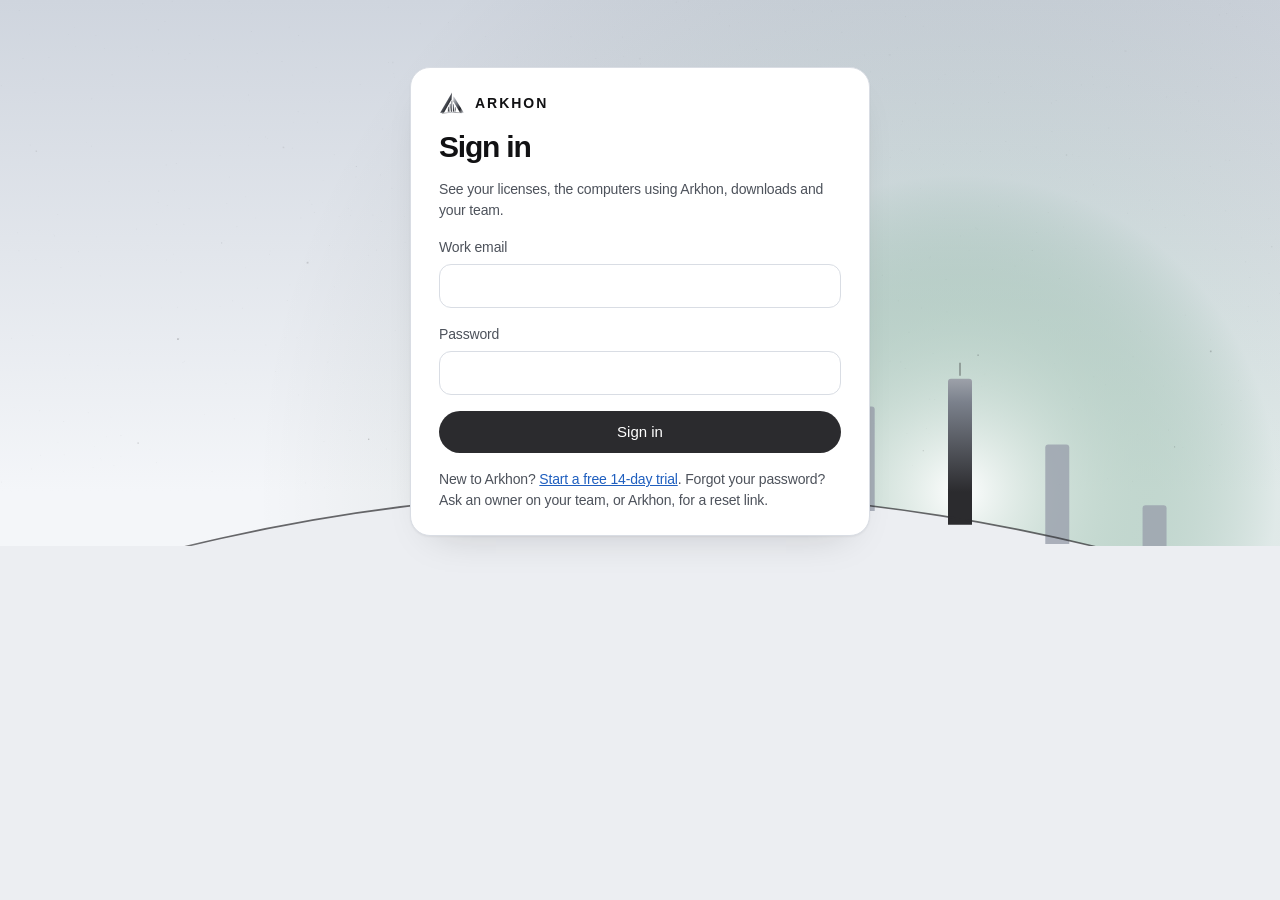
<file: server/portal/index.html>
<!doctype html>
<html lang="en">
<head>
<meta charset="utf-8">
<meta name="viewport" content="width=device-width, initial-scale=1, viewport-fit=cover">
<title>Arkhon Customer Portal</title>
<style>
/* Customer portal: the same calm language as the suite and the Operator Console.
   One column, one task per view, plain words. Talks only to this server's /portal API
   (CSP: connect-src 'self'); no external resources. */
:root {
  --bg: #f5f5f7; --card: #fff; --soft: #f0f0f2; --line: #e6e6e9;
  --fg: #1d1d1f; --fg-2: #6e6e73; --fg-3: #a1a1a6;
  --ink: #2b2b2e; --ink-fg: #fff; --focus: #0071e3;
  --ok: #2f7a55; --ok-bg: #e8f3ed; --warn: #b45309; --warn-bg: #fdf1e3; --bad: #d92d20; --bad-bg: #fdecea;
  --shadow: 0 1px 2px rgba(0,0,0,.04), 0 12px 32px -16px rgba(0,0,0,.12);
  --font: -apple-system, BlinkMacSystemFont, "SF Pro Text", "Geist", "Helvetica Neue", Arial, sans-serif;
  --mono: ui-monospace, "SF Mono", Menlo, Consolas, monospace;
}
@media (prefers-color-scheme: dark) { :root {
  --bg: #000; --card: #141416; --soft: #1c1c1f; --line: #2a2a2e;
  --fg: #f5f5f7; --fg-2: #a1a1a6; --fg-3: #6e6e73; --ink: #f5f5f7; --ink-fg: #111113; --focus: #2997ff;
  --ok: #4fbf86; --ok-bg: rgba(79,191,134,.14); --warn: #f0a33a; --warn-bg: rgba(240,163,58,.14); --bad: #ff6b61; --bad-bg: rgba(255,107,97,.14);
  --shadow: 0 0 0 1px var(--line); color-scheme: dark;
} }
* { box-sizing: border-box; }
[hidden] { display: none !important; }
html, body { overflow-x: hidden; }
body { margin: 0; background: var(--bg); color: var(--fg); font: 16px/1.5 var(--font); -webkit-font-smoothing: antialiased; }
button, input, select { font: inherit; color: inherit; }
button { cursor: pointer; }
a { color: var(--focus); }
:focus-visible { outline: 3px solid var(--focus); outline-offset: 2px; border-radius: 10px; }
.wrap { max-width: 980px; margin: 0 auto; padding-left: max(24px, env(safe-area-inset-left)); padding-right: max(24px, env(safe-area-inset-right)); }
header { position: sticky; top: 0; z-index: 5; background: color-mix(in srgb, var(--bg) 85%, transparent); backdrop-filter: blur(20px); }
.hdr { display: flex; align-items: center; gap: 20px; min-height: 60px; }
.brand { font-weight: 700; letter-spacing: .14em; font-size: 14px; white-space: nowrap; }
.brand small { font-weight: 500; letter-spacing: 0; color: var(--fg-3); margin-left: 8px; }
nav { display: flex; gap: 20px; overflow-x: auto; scrollbar-width: none; min-width: 0; }
nav::-webkit-scrollbar { display: none; }
nav a { color: var(--fg-2); text-decoration: none; font-size: 15px; white-space: nowrap; padding: 6px 0; }
nav a[aria-current="page"], nav a:hover { color: var(--fg); }
.grow { flex: 1; }
.who { color: var(--fg-3); font-size: 14px; white-space: nowrap; }
#signout { white-space: nowrap; }
header .wrap { max-width: 1180px; }
@media (max-width: 1240px) { .who { display: none; } }
main { padding-block: 40px 96px; display: grid; gap: 20px; }
section { display: grid; gap: 20px; min-width: 0; }
h1 { margin: 0; font-size: clamp(30px, 5vw, 42px); letter-spacing: -.03em; line-height: 1.1; }
h2 { margin: 0; font-size: 21px; letter-spacing: -.02em; }
h3 { margin: 0; font-size: 17px; }
.lede { margin: 6px 0 0; color: var(--fg-2); font-size: 18px; }
.card { background: var(--card); border-radius: 20px; box-shadow: var(--shadow); padding: 24px 28px; min-width: 0; }
.stack { display: grid; gap: 16px; }
.kpis { display: grid; grid-template-columns: repeat(3, minmax(0,1fr)); gap: 14px; }
.kpi b { display: block; font-size: 34px; letter-spacing: -.03em; font-variant-numeric: tabular-nums; }
.kpi span { color: var(--fg-2); font-size: 15px; }
.hero { display: flex; gap: 16px; align-items: center; }
.dot { width: 12px; height: 12px; border-radius: 50%; background: var(--ok); flex: none; }
.dot.warn { background: var(--warn); } .dot.bad { background: var(--bad); }
.hero p { margin: 0; font-size: 19px; font-weight: 500; }
.btn { height: 42px; padding: 0 20px; border-radius: 999px; border: 0; background: var(--soft); font-weight: 500; font-size: 15px; white-space: nowrap; }
.btn.primary { background: var(--ink); color: var(--ink-fg); }
.btn.danger { color: var(--bad); }
.btn:disabled { opacity: .4; cursor: default; }
.row { display: flex; gap: 12px; align-items: end; flex-wrap: wrap; }
label { display: grid; gap: 6px; font-size: 14px; color: var(--fg-2); flex: 1 1 200px; min-width: 0; }
input, select { height: 44px; border-radius: 12px; border: 1px solid var(--line); background: var(--card); padding: 0 14px; font-size: 16px; color: var(--fg); width: 100%; }
input[type=file] { padding: 9px 14px; }
.msg { margin: 0; padding: 12px 16px; border-radius: 12px; font-size: 15px; overflow-wrap: anywhere; }
.msg.ok { color: var(--ok); background: var(--ok-bg); }
.msg.err { color: var(--bad); background: var(--bad-bg); }
.msg.info { color: var(--fg-2); background: var(--soft); }
.key { font: 600 20px var(--mono); letter-spacing: .04em; padding: 16px 18px; border-radius: 14px; background: var(--soft); user-select: all; overflow-wrap: anywhere; }
.link-box { font: 13px var(--mono); padding: 12px 14px; border-radius: 12px; background: var(--soft); user-select: all; overflow-wrap: anywhere; }
table { width: 100%; border-collapse: collapse; font-size: 15px; }
th { text-align: left; font-weight: 500; color: var(--fg-3); font-size: 13px; padding: 0 12px 10px 0; }
td { padding: 12px 12px 12px 0; border-top: 1px solid var(--line); vertical-align: top; }
.mono { font-family: var(--mono); font-size: 13px; overflow-wrap: anywhere; }
.pill { display: inline-block; font-size: 13px; font-weight: 500; border-radius: 999px; padding: 2px 10px; white-space: nowrap; }
.pill.ok, .pill.active { color: var(--ok); background: var(--ok-bg); }
.pill.ending-soon, .pill.paused, .pill.invited, .pill.warn { color: var(--warn); background: var(--warn-bg); }
.pill.ended, .pill.deactivated, .pill.not-started { color: var(--fg-3); background: var(--soft); }
.link { border: 0; background: none; color: var(--focus); padding: 0; font-size: 15px; text-align: left; }
.narrow { max-width: 460px; width: 100%; margin: 6vh auto 0; }
.muted { color: var(--fg-2); font-size: 14px; margin: 0; }
.list { display: grid; gap: 0; }
.item { display: flex; gap: 16px; align-items: center; padding: 16px 0; border-top: 1px solid var(--line); flex-wrap: wrap; }
.item:first-child { border-top: 0; padding-top: 0; }
.item .grow { min-width: 0; flex: 1 1 220px; }
.item b { display: block; }
.meter { height: 8px; border-radius: 999px; background: var(--soft); overflow: hidden; margin-top: 8px; max-width: 280px; }
.meter i { display: block; height: 100%; background: var(--ink); border-radius: 999px; }
.chips { display: flex; flex-wrap: wrap; gap: 6px; }
.chip { font-size: 13px; padding: 3px 10px; border-radius: 999px; background: var(--soft); color: var(--fg-2); }
dl { display: grid; grid-template-columns: max-content 1fr; gap: 10px 24px; margin: 0; }
dt { color: var(--fg-2); font-size: 15px; } dd { margin: 0; min-width: 0; }
.steps { margin: 0; padding-left: 20px; color: var(--fg-2); display: grid; gap: 6px; }
.empty { text-align: center; padding: 40px 20px; color: var(--fg-2); }
.public-top { display: flex; justify-content: space-between; align-items: center; gap: 12px; }
@media (max-width: 720px) {
  .kpis { grid-template-columns: minmax(0,1fr) minmax(0,1fr); }
  .wrap { padding-left: max(16px, env(safe-area-inset-left)); padding-right: max(16px, env(safe-area-inset-right)); }
  .card { padding: 20px; }
  .hdr { flex-wrap: wrap; gap: 4px 16px; padding-top: 10px; }
  nav { order: 3; flex-basis: 100%; gap: 18px; padding-bottom: 6px; }
  .who { display: none; }
  main { padding-block: 24px 72px; }
  dl { grid-template-columns: minmax(0,1fr); gap: 2px; } dd { margin-bottom: 10px; }
  .hide-sm { display: none; }
}
/* ---------- Horizon (shared with the Arkhon Suite design system, v2) ----------
   Same tokens, hero band, motion and type as suite/app/design (see its README "Horizon v2").
   Everything is inline: this page is served with a strict CSP and loads nothing external. */
:root {
  --bg: #eceef2; --card: #ffffff; --soft: #e4e7ec; --line: #d9dde4;
  --fg: #111113; --fg-2: #4d525b; --fg-3: #636873;
  --ink: #2b2b2e; --ink-fg: #ffffff; --focus: #1f5fbf;
  --ok: #24653f; --ok-bg: #dcefe4; --warn: #94430a; --warn-bg: #f8ead9; --bad: #b42318; --bad-bg: #fbe5e2;
  --sky-top: #cfd5de; --sky-low: #f4f6f9; --glow: rgba(255,255,255,.95); --glow-2: rgba(47,122,85,.10);
  --bar: #9aa1ad; --bar-lit-a: #fdfdfe; --bar-lit-b: #7b818c; --bar-lit-c: #2b2b2e; --arc: #2b2b2e; --dust: rgba(43,43,46,.32);
  --nav-bg: rgba(255,255,255,.72); --nav-line: rgba(17,17,19,.08);
  --shadow: 0 1px 0 rgba(255,255,255,.7) inset, 0 1px 2px rgba(17,17,19,.05), 0 18px 40px -24px rgba(17,17,19,.22);
  --font: "Geist", -apple-system, BlinkMacSystemFont, "SF Pro Text", "Helvetica Neue", Arial, sans-serif;
  --ease: cubic-bezier(.22,1,.36,1); --spring: cubic-bezier(.34,1.36,.64,1); --spring-soft: cubic-bezier(.3,1.25,.5,1);
  --dur-press: 140ms; --dur-quick: 220ms; --dur-enter: 560ms; --dur-wipe: 760ms; --dur-glide: 420ms; --dur-count: 900ms; --stagger: 55ms;
}
@media (prefers-color-scheme: dark) { :root {
  --bg: #0c0e12; --card: #14171c; --soft: #1d2128; --line: #272c35;
  --fg: #f2f3f6; --fg-2: #b4b9c4; --fg-3: #8e94a0;
  --ink: #f2f3f6; --ink-fg: #111113; --focus: #6aa8ff;
  --ok: #5cc994; --ok-bg: rgba(92,201,148,.13); --warn: #f0a640; --warn-bg: rgba(240,166,64,.13); --bad: #ff7b70; --bad-bg: rgba(255,123,112,.13);
  --sky-top: #07080b; --sky-low: #1a1f27; --glow: rgba(214,220,232,.30); --glow-2: rgba(47,122,85,.20);
  --bar: #3a404b; --bar-lit-a: #ffffff; --bar-lit-b: #9aa0ab; --bar-lit-c: #4a4e57; --arc: #c9ccd3; --dust: rgba(242,243,246,.42);
  --nav-bg: rgba(20,23,28,.74); --nav-line: rgba(242,243,246,.10);
  --shadow: 0 0 0 1px var(--line); color-scheme: dark;
} }
html { background: var(--bg); }
html, body { overflow-x: hidden; }
body { position: relative; letter-spacing: -.01em; }
.card { border: 1px solid var(--line); }
h1 { font-weight: 650; letter-spacing: -.04em; text-wrap: balance; }
h2 { font-weight: 600; }
.btn { transition: transform var(--dur-press) var(--spring), background-color var(--dur-quick) var(--ease), opacity var(--dur-quick); }
.btn:active { transform: scale(.94); transition-duration: 90ms; }
.btn:hover:not(:disabled) { opacity: .88; }
.eyebrow { display: block; font-size: 12px; font-weight: 600; letter-spacing: .16em; text-transform: uppercase; color: var(--fg-2); margin-bottom: 10px; }

/* Hero band: one canvas behind the top of the page, ending in the horizon under each page's title. */
.hz-band { position: absolute; z-index: -1; top: 0; left: 0; right: 0; height: var(--hz-h, 360px); pointer-events: none; }
.hz-band canvas { display: block; width: 100%; height: 100%; }
body { isolation: isolate; }
.stage { padding: 28px 0 92px; position: relative; }
.stage h1 { font-size: clamp(34px, 5.4vw, 56px); line-height: 1.05; }
.stage .lede { max-width: 40ch; }
.hz-stat { margin: 18px 0 0; display: flex; align-items: baseline; gap: 10px; flex-wrap: wrap; color: var(--fg-2); font-size: 15px; }
.hz-stat b { font-size: 32px; font-weight: 650; letter-spacing: -.04em; color: var(--fg); font-variant-numeric: tabular-nums; }

/* Header: brand mark + a pill nav with a gliding indicator. */
header { background: color-mix(in srgb, var(--bg) 55%, transparent) !important; -webkit-backdrop-filter: saturate(170%) blur(20px); backdrop-filter: saturate(170%) blur(20px); }
.brand { display: inline-flex; align-items: center; gap: 10px; }
.brand svg { width: 26px; height: 22px; flex: none; }
.pillnav { position: relative; isolation: isolate; display: flex; gap: 2px; padding: 4px; border-radius: 999px; background: var(--nav-bg); border: 1px solid var(--nav-line); overflow-x: auto; scrollbar-width: none; }
.pillnav::-webkit-scrollbar { display: none; }
.pillnav a { position: relative; z-index: 1; padding: 7px 14px !important; border-radius: 999px; color: var(--fg-2); text-decoration: none; font-size: 14px; font-weight: 500; white-space: nowrap; transition: color var(--dur-quick) var(--ease); }
.pillnav a:hover { color: var(--fg); }
.pillnav a[aria-current="page"] { color: var(--ink-fg); }
.pillnav .nav-ind { position: absolute; z-index: 0; top: 4px; left: 0; height: calc(100% - 8px); width: 0; border-radius: 999px; background: var(--ink); opacity: 0;
  transition: transform var(--dur-glide) var(--spring-soft), width var(--dur-glide) var(--spring-soft), opacity var(--dur-quick); }

/* Motion: staggered entrances and the "horizon wipe" between pages; all off under reduced motion. */
@media (prefers-reduced-motion: no-preference) {
  .enter .stage > * { animation: lift 700ms var(--ease) backwards; }
  .enter .stage > :nth-child(2) { animation-delay: 60ms; } .enter .stage > :nth-child(n+3) { animation-delay: 120ms; }
  .enter > .card, .enter .kpis > * , .enter .list > .item { animation: rise var(--dur-enter) var(--spring) backwards; }
  .enter .kpis > :nth-child(2), .enter .list > .item:nth-child(2) { animation-delay: calc(var(--stagger) * 1); }
  .enter .kpis > :nth-child(3), .enter .list > .item:nth-child(3) { animation-delay: calc(var(--stagger) * 2); }
  .enter .kpis > :nth-child(n+4), .enter .list > .item:nth-child(n+4) { animation-delay: calc(var(--stagger) * 3); }
  @keyframes lift { from { opacity: .001; transform: translateY(10px); } }
  @keyframes rise { from { opacity: .001; transform: translateY(14px) scale(.985); } }
  .msg:not([hidden]) { animation: rise 420ms var(--spring) backwards; }
  ::view-transition-old(root) { animation: var(--dur-wipe) var(--ease) both vt-settle; }
  ::view-transition-new(root) { animation: var(--dur-wipe) var(--ease) both vt-horizon; }
  @keyframes vt-horizon { from { clip-path: ellipse(140% 0% at 50% 100%); } to { clip-path: ellipse(140% 160% at 50% 100%); } }
  @keyframes vt-settle { to { opacity: .35; transform: translateY(-2%) scale(.985); filter: blur(2px); } }
  header { view-transition-name: top; }
  ::view-transition-group(top) { animation: none; }
}
@media (max-width: 720px) {
  .stage { padding: 16px 0 64px; }
  .hz-stat b { font-size: 26px; }
}
.stage + .card, .stage + .stack, .stage + p { margin-top: -8px; }
#v-signin .narrow, #v-accept .narrow, #v-trial .narrow { margin-top: 3vh; }
@media (max-width: 1320px) { .who { display: none; } }
.pillnav a { padding: 7px 12px !important; }
/* ark-v3-css:begin */
/* Horizon v3 (lite): the suite's WebGL world behind the title band, glass cards with a
   pointer-lit chrome hairline, display type and embossed numerals. Inline only (strict CSP). */
:root { --glass: color-mix(in srgb, var(--card) 76%, transparent); --edge-a: rgba(255,255,255,.95); --edge-b: rgba(255,255,255,.28); --edge-c: rgba(17,17,19,.10);
  --emboss: 0 1px 0 rgba(255,255,255,.85), 0 -1px 0 rgba(17,17,19,.10); --scrim: color-mix(in srgb, var(--bg) 66%, transparent); }
@media (prefers-color-scheme: dark) { :root { --edge-a: rgba(255,255,255,.7); --edge-b: rgba(255,255,255,.13); --edge-c: rgba(255,255,255,.05);
  --emboss: 0 1px 0 rgba(0,0,0,.6), 0 -1px 0 rgba(255,255,255,.12); --scrim: color-mix(in srgb, var(--bg) 60%, transparent); } }
.hz-band { background: linear-gradient(to bottom, var(--sky-top), var(--sky-low) 80%, var(--bg)); }
.hz-band .w3 { position: absolute; inset: 0; -webkit-mask: linear-gradient(#000 72%, transparent); mask: linear-gradient(#000 72%, transparent); }
.hz-band.gl { background: none; }
.hz-band.gl > canvas:not(.w3) { display: none; }
.stage h1 { letter-spacing: -.046em; font-weight: 640; text-wrap: balance; }
html.gl .stage > :first-child { position: relative; }
html.gl .stage { isolation: isolate; }
html.gl .stage::before { content: ""; position: absolute; z-index: -1; inset: -40px -14% -10px -18%; pointer-events: none;
  background: radial-gradient(closest-side, var(--scrim) 45%, color-mix(in srgb, var(--bg) 28%, transparent) 75%, transparent 100%); }
.kpi b, .hz-stat b { text-shadow: var(--emboss); }
html.gl .card { background: var(--glass); backdrop-filter: blur(20px) saturate(160%); -webkit-backdrop-filter: blur(20px) saturate(160%); position: relative; }
html.gl .card::after { content: ""; position: absolute; inset: 0; border-radius: inherit; padding: 1px; pointer-events: none;
  background: radial-gradient(240px circle at var(--mx, 50%) var(--my, -60%), var(--edge-a), var(--edge-b) 42%, transparent 72%), linear-gradient(165deg, var(--edge-b), transparent 40%, var(--edge-c) 70%, var(--edge-b));
  -webkit-mask: linear-gradient(#000 0 0) content-box, linear-gradient(#000 0 0); -webkit-mask-composite: xor; mask: linear-gradient(#000 0 0) content-box exclude, linear-gradient(#000 0 0); }
@media (prefers-reduced-transparency: reduce) { html.gl .card { background: var(--card); backdrop-filter: none; -webkit-backdrop-filter: none; }
  html.gl .stage::before { background: radial-gradient(closest-side, var(--bg) 50%, transparent 100%); } }
/* ark-v3-css:end */
</style>
</head>
<body>
<svg width="0" height="0" style="position:absolute" aria-hidden="true"><defs>
  <linearGradient id="chrome" x1="0" y1="0" x2="1" y2="1"><stop offset="0" stop-color="#d6d8dd"/><stop offset=".45" stop-color="#5f636c"/><stop offset=".7" stop-color="#1d1f24"/><stop offset="1" stop-color="#d6d8dd"/></linearGradient>
  <symbol id="mark" viewBox="0 0 120 104"><path d="M60 2 L4 98 L22 98 L58 34 Z" fill="url(#chrome)"/><path d="M68 20 L116 98 L98 98 L66 44 L66 24 Z" fill="url(#chrome)"/>
    <g fill="url(#chrome)"><rect x="40" y="70" width="5" height="24"/><rect x="48" y="56" width="5" height="38"/><rect x="56" y="40" width="5" height="54"/><rect x="64" y="58" width="5" height="36"/><rect x="72" y="72" width="5" height="22"/></g>
    <path d="M14 100 Q60 90 106 100" stroke="url(#chrome)" stroke-width="2.4" fill="none" stroke-linecap="round"/></symbol></defs></svg>
<header hidden id="top">
  <div class="wrap hdr">
    <span class="brand"><svg viewBox="0 0 120 104" aria-hidden="true"><use href="#mark"/></svg>ARKHON<small>Portal</small></span>
    <nav id="nav" class="pillnav" aria-label="Portal">
      <a href="#overview">Overview</a><a href="#licenses">Licenses</a><a href="#computers">Computers</a><a href="#offline">Offline activation</a><a href="#downloads">Downloads</a><a href="#team">Team</a><a href="#billing">Billing</a>
    </nav>
    <span class="grow"></span>
    <span class="who" id="who"></span>
    <button class="link" id="signout" type="button">Sign out</button>
  </div>
</header>

<main class="wrap">
  <!-- Sign in -->
  <section id="v-signin" hidden>
    <form class="card narrow stack" id="signin-form">
      <span class="brand"><svg viewBox="0 0 120 104" aria-hidden="true"><use href="#mark"/></svg>ARKHON</span>
      <h1 style="font-size:30px">Sign in</h1>
      <p class="muted">See your licenses, the computers using Arkhon, downloads and your team.</p>
      <label>Work email<input id="si-email" type="email" autocomplete="username" required></label>
      <label>Password<input id="si-pass" type="password" autocomplete="current-password" required></label>
      <label id="si-code-wrap" hidden>6-digit code from your authenticator app<input id="si-code" inputmode="numeric" autocomplete="one-time-code" maxlength="6"></label>
      <button class="btn primary" type="submit">Sign in</button>
      <p class="msg err" id="si-msg" hidden></p>
      <p class="muted">New to Arkhon? <a href="#trial">Start a free 14-day trial</a>. Forgot your password? Ask an owner on your team, or Arkhon, for a reset link.</p>
    </form>
  </section>

  <!-- Accept invite / reset -->
  <section id="v-accept" hidden>
    <form class="card narrow stack" id="accept-form">
      <span class="brand"><svg viewBox="0 0 120 104" aria-hidden="true"><use href="#mark"/></svg>ARKHON</span>
      <h1 style="font-size:30px">Set your password</h1>
      <p class="muted">You've been invited to your company's Arkhon account. Choose a password to finish.</p>
      <label>Your name (optional)<input id="ac-name" autocomplete="name"></label>
      <label>New password (at least 12 characters)<input id="ac-pass" type="password" autocomplete="new-password" minlength="12" required></label>
      <label>Type it again<input id="ac-pass2" type="password" autocomplete="new-password" minlength="12" required></label>
      <button class="btn primary" type="submit">Save password and continue</button>
      <p class="msg err" id="ac-msg" hidden></p>
    </form>
  </section>

  <!-- Trial (public) -->
  <section id="v-trial" hidden>
    <div class="narrow stack" style="max-width:560px">
      <div class="public-top"><span class="brand"><svg viewBox="0 0 120 104" aria-hidden="true"><use href="#mark"/></svg>ARKHON</span><a href="#signin">Sign in</a></div>
      <h1>Try Arkhon free for 14 days</h1>
      <p class="lede">Private AI that runs on your own computers. Nothing you write leaves your office.</p>
      <form class="card stack" id="trial-form">
        <label>Company name<input id="tr-company" autocomplete="organization" required></label>
        <label>Your name<input id="tr-name" autocomplete="name" required></label>
        <label>Work email<input id="tr-email" type="email" autocomplete="email" required></label>
        <button class="btn primary" type="submit">Start my free trial</button>
        <p class="muted">No card needed. Up to 10 people and 2 computers.</p>
        <p class="msg err" id="tr-msg" hidden></p>
      </form>
      <div class="card stack" id="tr-done" hidden>
        <h2>Your trial is ready</h2>
        <p class="muted">1. Copy your activation key. It's shown only once: you'll type it into Arkhon on each computer.</p>
        <div class="key" id="tr-key"></div>
        <p class="muted">2. Set your password to open your portal.</p>
        <div class="row"><a class="btn primary" id="tr-go" href="#" style="display:inline-flex;align-items:center;text-decoration:none">Set my password</a></div>
        <p class="msg info" id="tr-note"></p>
      </div>
    </div>
  </section>

  <!-- Overview -->
  <section id="v-overview" hidden>
    <div class="stage"><span class="eyebrow">Overview</span><h1 id="ov-company">Overview</h1><p class="lede">Your Arkhon account at a glance.</p><p class="hz-stat" id="ov-stat" hidden></p></div>
    <div class="card hero"><span class="dot" id="ov-dot"></span><p id="ov-headline">Loading…</p></div>
    <div class="kpis">
      <div class="card kpi"><b id="ov-seats">–</b><span>people can use Arkhon</span></div>
      <div class="card kpi"><b id="ov-comp">–</b><span>computers in use</span></div>
      <div class="card kpi"><b id="ov-renew">–</b><span>next renewal</span></div>
    </div>
    <div class="card"><h2 style="margin-bottom:16px">Licenses</h2><div class="list" id="ov-list"></div></div>
  </section>

  <!-- Licenses -->
  <section id="v-licenses" hidden>
    <div class="stage"><span class="eyebrow">Your plan</span><h1>Licenses</h1><p class="lede">What your company has, and until when.</p></div>
    <div class="card"><div class="list" id="li-list"></div></div>
  </section>

  <!-- License detail -->
  <section id="v-license" hidden>
    <div><button class="link" type="button" data-go="#licenses">← All licenses</button></div>
    <div id="ld"></div>
  </section>

  <!-- Computers -->
  <section id="v-computers" hidden>
    <div class="stage"><span class="eyebrow">Where Arkhon runs</span><h1>Computers</h1><p class="lede">Where Arkhon is activated. Got a new computer? Deactivate the old one here to free its slot.</p></div>
    <p class="msg" id="co-msg" hidden></p>
    <div class="card"><div class="list" id="co-list"></div></div>
  </section>

  <!-- Offline activation -->
  <section id="v-offline" hidden>
    <div class="stage"><span class="eyebrow">No internet needed</span><h1>Offline activation</h1><p class="lede">For a computer that can't reach the internet, such as on a ship or a secure site.</p></div>
    <div class="card stack">
      <ol class="steps">
        <li>On the offline computer, open Arkhon → Settings → License → <b>Export renewal file</b>.</li>
        <li>Bring that file to a computer with internet and choose it below.</li>
        <li>Download the reply file and open it in Arkhon on the offline computer.</li>
      </ol>
      <form class="stack" id="off-form">
        <label>Renewal file from Arkhon<input id="off-file" type="file" required></label>
        <div class="row"><button class="btn primary" type="submit">Get reply file</button></div>
      </form>
      <p class="msg" id="off-msg" hidden></p>
      <div class="row" id="off-dl" hidden><a class="btn primary" id="off-link" download="arkhon-renewal-response.bin" style="display:inline-flex;align-items:center;text-decoration:none">Download reply file</a></div>
      <p class="muted">Each renewal file works once. If you need to try again, export a new one.</p>
    </div>
  </section>

  <!-- Downloads -->
  <section id="v-downloads" hidden>
    <div class="stage"><span class="eyebrow">Engines</span><h1>Downloads</h1><p class="lede">Engine versions your licenses include. Arkhon installs and updates them for you.</p></div>
    <div id="dl-list" class="stack"></div>
    <p class="muted" id="dl-note"></p>
  </section>

  <!-- Team -->
  <section id="v-team" hidden>
    <div class="stage"><span class="eyebrow">People</span><h1>Team</h1><p class="lede">Who can sign in to this portal. Owners can change things; billing sees invoices; viewers can look.</p></div>
    <form class="card stack" id="tm-form">
      <h2>Invite someone</h2>
      <div class="row">
        <label>Work email<input id="tm-email" type="email" required></label>
        <label style="flex:0 1 180px">Role<select id="tm-role"><option value="viewer">Viewer</option><option value="billing">Billing</option><option value="owner">Owner</option></select></label>
        <button class="btn primary" type="submit">Create invite</button>
      </div>
      <p class="msg" id="tm-msg" hidden></p>
      <div id="tm-link" hidden class="stack" style="gap:8px"><p class="muted">Send this link to them yourself (email from Arkhon is coming soon). It works once, for 7 days.</p><div class="link-box" id="tm-linktext"></div></div>
    </form>
    <div class="card"><div class="list" id="tm-list"></div></div>
    <div class="card stack" id="tm-2fa">
      <h2>Your sign-in</h2>
      <p class="muted" id="tf-state"></p>
      <div class="row"><button class="btn" type="button" id="tf-start">Turn on two-step sign-in</button></div>
      <div id="tf-setup" hidden class="stack">
        <p class="muted">In your authenticator app, add an account and type this key:</p>
        <div class="link-box" id="tf-secret"></div>
        <div class="row"><label style="flex:0 1 200px">6-digit code<input id="tf-code" inputmode="numeric" maxlength="6"></label><button class="btn primary" type="button" id="tf-confirm">Confirm</button></div>
      </div>
      <p class="msg" id="tf-msg" hidden></p>
    </div>
  </section>

  <!-- Billing -->
  <section id="v-billing" hidden>
    <div class="stage"><span class="eyebrow">Account</span><h1>Billing</h1><p class="lede">Invoices and payment.</p></div>
    <div class="card stack" id="bi-card"></div>
  </section>
</main>

<script>/* ark-world:begin */
/* =====================================================================================
   Horizon v3 world: one hand-written WebGL shader scene (no libraries). WebGL2 first,
   then WebGL1 (the shader is GLSL ES 1.00 so one source serves both); if neither is
   available create() returns null and the page keeps its Canvas-2D heroes, whose CSS
   gradient is the last, static fallback.
   One full-screen triangle, one fragment pass:
     sky        time-of-day gradient, sun/moon disc, scattering glow, stars (night), aurora (chat)
     monument   the Arkhon mark extruded: two SDF polygons with fake depth (swept side faces),
                bevel normals, sky-reflecting brushed chrome, rim light, slow idle turn
     terrain    3-5 fbm ridge layers receding to a curved horizon, aerial haze, strata lines
     data       towers / scan beam / waveform ridge / light trail / dome from the page's numbers
     post       grain + chromatic vignette
   Quality tiers (adaptive): 0 = DPR<=1.5, 5 octaves, 5 layers; 1 = 0.75x res, 4/4; 2 = 0.5x
   res, 3/3, no haze; 3 = tier 2 at 30 fps. A tier drops when the median GPU time (timer query)
   or the median frame interval says the budget is blown; it never climbs back (no flicker).
   ===================================================================================== */
window.ArkWorld = (() => {
  const reduce = matchMedia('(prefers-reduced-motion: reduce)');
  const VS = 'attribute vec2 a;void main(){gl_Position=vec4(a,0.,1.);}';
  const FS = `
#ifdef GL_FRAGMENT_PRECISION_HIGH
precision highp float;
#else
precision mediump float;
#endif
uniform vec2 uRes; uniform float uTime, uHy, uDolly, uDark, uMode, uNT, uNS, uLevel, uIntro, uOct, uLay, uHaze, uGrow, uAsp;
uniform vec3 uSkyTop, uSkyLow, uGlow, uGround, uLand, uSage, uBar;
uniform vec4 uSun; uniform vec4 uTw[16]; uniform float uSer[16];
uniform vec3 uMon; uniform vec4 uEv; uniform vec2 uSpan; uniform float uPan, uDH;
float h1(float n){return fract(sin(mod(n,4096.))*43758.5453);}
float h2(vec2 p){return fract(sin(dot(mod(p,4096.),vec2(127.1,311.7)))*43758.5453);}
float n1(float x){float i=floor(x),f=fract(x);f=f*f*(3.-2.*f);return mix(h1(i),h1(i+1.),f);}
float n2(vec2 p){vec2 i=floor(p),f=fract(p);f=f*f*(3.-2.*f);
  return mix(mix(h2(i),h2(i+vec2(1,0)),f.x),mix(h2(i+vec2(0,1)),h2(i+vec2(1,1)),f.x),f.y);}
float fbm(float x){float s=0.,a=.5;for(int i=0;i<5;i++){if(float(i)>=uOct)break;s+=a*n1(x);x=x*2.03+7.1;a*=.5;}return s;}
float curv(float x){return x*x/(3.*uAsp);}
// Mark polygons (viewBox 120x104, y down). Left: 4 points; right: 5.
float sdSeg(vec2 p,vec2 a,vec2 b,inout float s){vec2 e=b-a,w=p-a;vec2 q=w-e*clamp(dot(w,e)/max(dot(e,e),1e-6),0.,1.);
  bvec3 c=bvec3(p.y>=a.y,p.y<b.y,e.x*w.y>e.y*w.x);if(all(c)||all(not(c)))s=-s;return dot(q,q);}
float sdL(vec2 p){float s=1.;float d=sdSeg(p,vec2(60,2),vec2(4,98),s);d=min(d,sdSeg(p,vec2(4,98),vec2(22,98),s));
  d=min(d,sdSeg(p,vec2(22,98),vec2(58,34),s));d=min(d,sdSeg(p,vec2(58,34),vec2(60,2),s));return s*sqrt(d);}
float sdR(vec2 p){float s=1.;float d=sdSeg(p,vec2(68,20),vec2(116,98),s);d=min(d,sdSeg(p,vec2(116,98),vec2(98,98),s));
  d=min(d,sdSeg(p,vec2(98,98),vec2(66,44),s));d=min(d,sdSeg(p,vec2(66,44),vec2(66,24),s));d=min(d,sdSeg(p,vec2(66,24),vec2(68,20),s));return s*sqrt(d);}
float sdMark(vec2 p){return min(sdL(p),sdR(p));}
vec3 env(vec3 r){ // what the chrome reflects: the same sky, a bright horizon line, dark land
  float y=r.y; vec3 up=mix(uSkyLow,uSkyTop,clamp(y*1.4,0.,1.));
  vec3 dn=mix(uBar*.35,uBar*.8,clamp(-y*2.,0.,1.));
  vec3 c=y>0.?up*1.05:dn; c+=uGlow*exp(-abs(y)*30.)*.9; c+=vec3(1.)*pow(max(0.,dot(r,normalize(vec3(uSun.x-uMon.x,uSun.y-uHy+.2,.6)))),24.)*uSun.z;
  return c;}
float ridge(float x,float k){
  float z=1.+k*1.3, ze=max(.4,z-uDolly*.9), sc=z/ze;
  float wx=(x/sc)*(2.6-k*.28)+uPan*(1.6/z)+k*17.31;
  float base=mix(-.085,.03,k/4.), amp=mix(.075,.06,k/4.);
  float h=(base+amp*(fbm(wx)-.42))*sc;
  if(uMode>2.5&&uMode<3.5&&k<.5){ // meetings: the nearest ridge becomes the waveform of meeting lengths
    float wv=0.;for(int i=0;i<16;i++){if(float(i)>=uNS)break;float xi=mix(uSpan.x,uSpan.y,(float(i)+.5)/max(uNS,1.));
      wv+=uSer[i]*exp(-pow((x-xi)*26.,2.))*(.8+.2*sin(uTime*2.2+float(i)*1.7));}
    h+=wv*.11*uGrow;}
  return uHy+h-curv(x)*(1.+k*.1);}
void main(){
  vec2 p=(gl_FragCoord.xy-.5*uRes)/uRes.y; float t=uTime, I=uIntro;
  float night=uSun.w, ty=clamp((p.y-uHy)/max(.5-uHy,.05),0.,1.);
  // ---- sky
  vec3 col=mix(uSkyLow,uSkyTop,smoothstep(0.,1.,pow(ty,.8)));
  vec2 sp=uSun.xy; sp.y+=mix(-.22,0.,smoothstep(.15,.8,I));
  float ds=length(p-sp);
  col+=uGlow*(exp(-ds*3.2)*.42+exp(-ds*13.)*.5)*uSun.z;          // mie halo around the sun
  col+=uGlow*exp(-max(p.y-uHy,0.)*8.)*.38;                          // rayleigh band low on the sky
  vec3 sunC=mix(vec3(1.,.93,.82),vec3(.93,.95,1.),night);
  float disc=smoothstep(.034,.03,ds); float limb=1.-.35*pow(clamp(ds/.034,0.,1.),2.);
  if(night>.5){disc*=1.-smoothstep(.032,.028,length(p-sp-vec2(.014,.008)));}  // a crescent moon
  col=mix(col,sunC*limb*(1.+uDark*.2),disc*uSun.z*(p.y>uHy?1.:0.));
  if(night>0.){vec2 g=(p+vec2(uPan*.012,0.))*140.;vec2 c=floor(g);float r=h2(c);
    if(r>.982){vec2 o=vec2(h2(c+3.1),h2(c+7.7));float d=length(fract(g)-o);
      float tw=.6+.4*sin(t*(1.+r*3.)+r*40.);col+=vec3(.9,.94,1.)*smoothstep(.12,0.,d)*tw*night*mix(.25,1.,uDark)*smoothstep(.0,.25,ty);}}
  if(uMode>4.5&&uMode<5.5){ // chat: an aurora that brightens while a reply streams
    vec3 au=vec3(0.);for(int i=0;i<3;i++){float fi=float(i);
      float y0=uHy+.15+fi*.07+.07*(fbm(p.x*1.1+t*.05+fi*3.)-.45);float dy=p.y-y0;
      float shape=dy>0.?exp(-dy*(7.+fi*3.)):exp(dy*70.);
      float rays=.45+.55*n1(p.x*48.+t*.5+fi*11.)*n1(p.x*13.-t*.2+fi*2.);
      au+=mix(uSage*2.3+vec3(.02,.12,.06),vec3(.5,.45,.95),clamp(dy*5.,0.,1.))*shape*rays*(1.-fi*.28);}
    col+=au*mix(.22,.6,uDark)*uLevel*smoothstep(0.,.04,p.y-uHy);}
  // ---- monument: the mark, extruded; turns slowly on its axis
  float ang=sin(t*.17)*.42+uMon.z, ca=cos(ang), sa=sin(ang);
  vec2 q=(p-vec2(uMon.x,uHy-.004))/uMon.y; q.x/=max(ca,.2);
  vec2 mk=vec2(60.+q.x*104.,98.-q.y*104.);
  float mon=0.; vec3 monC=vec3(0.);
  if(mk.x>-30.&&mk.x<150.&&mk.y>-10.&&mk.y<104.){
    float br=1.+.006*sin(t*.8); mk=(mk-vec2(60,98))/br+vec2(60,98);
    float d=sdMark(mk);
    float dep=sa*16.; float side=1e3;
    for(int i=1;i<=4;i++){side=min(side,sdMark(mk+vec2(dep*float(i)/4.,-abs(dep)*.06*float(i)/4.)));}
    float dis=1.; // intro: the mark assembles from light
    if(I<1.){float nn=n2(mk*.09)*.7+n2(mk*.31)*.3; float th=smoothstep(.4,.95,I)*1.15; dis=step(nn,th);
      monC+=uGlow*3.*smoothstep(.06,0.,abs(nn-th))*step(d,0.)*(1.-step(1.,th));}
    if(d<0.){
      float e=.6; vec2 gr=vec2(sdMark(mk+vec2(e,0))-d,sdMark(mk+vec2(0,e))-d)/e;
      float b=4.; float bev=clamp(1.+d/b,0.,1.); vec3 n=normalize(vec3(gr.x*ca, -gr.y, 1.)*vec3(bev*1.6,bev*1.6,1.)+vec3(sa*.7+(mk.x-60.)/220.,(mk.y-58.)/70.,0.));
      vec3 r=reflect(vec3(0,0,-1),n); vec3 c=env(r);
      float brush=.94+.06*h1(floor(mk.y*1.7)+floor(mk.x*.2)*31.);
      float sheen=exp(-pow((mk.x+mk.y*.45)-mod(t*22.,260.)+40.,2.)/180.);
      float gt=fract((mk.x*.55+mk.y)/150.+ang*.35);   // the brand's brushed-chrome ramp, swept by the turn
      vec3 ch=gt<.38?mix(vec3(.957,.961,.969),vec3(.604,.627,.671),gt/.38):gt<.62?mix(vec3(.604,.627,.671),vec3(.227,.239,.267),(gt-.38)/.24):mix(vec3(.227,.239,.267),vec3(.788,.8,.827),(gt-.62)/.38);
      c=mix(ch*mix(.92,.8,uDark),c,.38)*brush+vec3(1.)*sheen*.3;
      c+=uGlow*smoothstep(-1.4,0.,d)*.9;                                   // rim light
      monC+=c; mon=dis*smoothstep(.0,-.8,d);
    } else if(side<0.){
      float k=clamp(-side/6.,0.,1.); vec3 c=mix(uBar*.55,uBar*.9,k)*(.75+.25*abs(sa));
      c+=uGlow*.25*smoothstep(-1.,0.,side);
      monC+=c; mon=dis*smoothstep(0.,-.8,side);
    }
  }
  // ---- terrain: nearest occluding ridge wins
  float hit=-1.; float rk=0.;
  for(int i=0;i<5;i++){float k=float(i);if(k>=uLay)break;float kk=k*4./max(uLay-1.,1.);float r=ridge(p.x,kk);if(p.y<r){hit=kk;rk=r;break;}}
  // the monument stands behind the two nearest ridges
  if(mon>0.&&(hit<0.||hit>1.6)){col=mix(col,monC,mon);}
  if(hit>=0.){
    float fk=hit/4.; vec3 hz=mix(uSkyLow,uGlow,.35);
    vec3 lc=mix(uLand,hz,fk*.82*(.6+.4*uHaze));
    float dd=rk-p.y;
    lc+=uGlow*exp(-dd*uRes.y*.55)*(.55-.3*fk);                           // sunlit rim along every ridge
    lc*=1.+.05*sin(dd*(180.+hit*60.)+hit*3.)*(1.-fk);                      // engraved strata
    lc=mix(lc,uGround,smoothstep(.02,.22,uHy-p.y)*.85);                 // land fades into the page
    col=(hit>1.6&&mon>0.)?mix(lc,monC,mon):lc;
  }
  // volumetric haze drifting along the horizon
  if(uHaze>0.){float f=exp(-abs(p.y-uHy-.012)*13.)*(.55+.45*n2(vec2(p.x*2.5+t*.025+uPan*.2,p.y*7.)));col+=uGlow*f*.28*uHaze;}
  // ---- data
  float base=uHy-curv(p.x)+.002, nar=step(uAsp,1.);
  vec3 ACC=mix(vec3(.12,.36,.24),vec3(.62,.95,.78),uDark), INK=mix(vec3(.15,.15,.17),vec3(.97),uDark); // data light reads on any sky
  if(uMode<2.5){
    float beam=uMode>1.5?mix(uSpan.x-.05,uSpan.y+.05,fract(t/4.2)):-9.;
    for(int i=0;i<16;i++){if(float(i)>=uNT)break;vec4 w=uTw[i];
      float g=smoothstep(w.w,w.w+.4,uGrow); float bx=uHy-curv(w.x)+.002; float hh=w.y*g;
      float lit=w.z; if(uMode>1.5)lit=max(lit,step(w.x,beam)*.85);
      float dx=abs(p.x-w.x), wd=.0028+lit*.0008;
      if(dx<wd&&p.y>bx-.01&&p.y<bx+hh&&!(hit>=0.&&hit<.9)){
        float v=(p.y-bx)/max(hh,.001); vec3 body=mix(uLand*1.4+.08,mix(vec3(.85),vec3(.35),v),lit*.0);
        vec3 chrome=mix(vec3(.17,.17,.19),vec3(1.),.5+.5*sin((p.x-w.x)/wd*1.6+1.2))*(.75+.25*v)*mix(.55,1.,uDark);
        vec3 c=mix(uBar*.9,chrome,lit);
        c+=vec3(1.)*.35*exp(-pow(v*hh*30.-mod(t*.9+float(i)*.37,1.)*hh*30.,2.)*2.)*lit;
        c*=mix(1.,.9+.1*step(.5,fract((p.y-bx)*90.)),1.-lit);           // window strips on unlit towers
        col=mix(col,c,smoothstep(wd,wd*.6,dx));}
      vec2 tip=vec2(w.x,bx+hh+.012*g); float dt=length(p-tip);
      if(p.y>bx+hh&&p.y<tip.y&&dx<.0009&&!(hit>=0.&&hit<.9))col=mix(col,mix(uBar,vec3(.9),lit),.9);
      float blink=lit>.5?(.65+.35*sin(t*2.4+float(i))):.45;
      col=mix(col,lit>.5?ACC:INK,clamp(exp(-dt*(lit>.5?70.:150.))*blink*g*(lit*.9+.25),0.,1.));}
    if(uMode>1.5&&uMode<2.5){float bd=abs(p.x-beam);
      col=mix(col,ACC,clamp(exp(-bd*240.)*smoothstep(base-.01,base+.2,p.y)*smoothstep(base+.26-nar*.12,base+.03,p.y)*.75,0.,1.));
      col=mix(col,INK,clamp(exp(-bd*900.)*exp(-abs(p.y-base)*120.),0.,1.));}
  }
  if(uMode>3.5&&uMode<4.5){ // reports: a light trail drawing the series across the land
    float best=1e3,along=0.,tot=0.,at=0.; vec2 prev=vec2(0);
    for(int i=0;i<16;i++){if(float(i)>=uNS)break;float xi=mix(uSpan.x,uSpan.y,float(i)/max(uNS-1.,1.));
      vec2 cur=vec2(xi,uHy-curv(xi)+.03+uSer[i]*uDH);
      if(i>0){vec2 e=cur-prev,w=p-prev;float hseg=clamp(dot(w,e)/dot(e,e),0.,1.);float d=length(w-e*hseg);
        if(d<best){best=d;at=tot+hseg*length(e);} tot+=length(e);}
      prev=cur;}
    float prog=uLevel*tot; float on=step(at,prog);
    col=mix(col,ACC,clamp((exp(-best*900.)*1.1+exp(-best*110.)*.3)*on*(.55+.45*smoothstep(prog-.6,prog,at)),0.,1.));
    // the comet head
    float hx=0.; vec2 hp=vec2(0); prev=vec2(0); tot=0.;
    for(int i=0;i<16;i++){if(float(i)>=uNS)break;float xi=mix(uSpan.x,uSpan.y,float(i)/max(uNS-1.,1.));
      vec2 cur=vec2(xi,uHy-curv(xi)+.03+uSer[i]*uDH); if(i>0){float l=length(cur-prev); if(prog>=tot&&prog<=tot+l+1e-4){hp=mix(prev,cur,(prog-tot)/max(l,1e-4));hx=1.;} tot+=l;} prev=cur;}
    col=mix(col,INK,clamp(exp(-length(p-hp)*160.)*hx*1.2,0.,1.));
  }
  if(uMode>5.5){ // privacy: a translucent dome closes over the land; activity stays inside
    vec2 c=vec2(mix(uSpan.x,uSpan.y,.5),base); vec2 rr=vec2((uSpan.y-uSpan.x)*mix(.58,.5,nar),uDH*1.25)*uLevel;
    vec2 dq=(p-vec2(c.x,uHy-curv(c.x)))/max(rr,vec2(1e-3)); float d=length(dq)-1.;
    if(p.y>uHy-curv(p.x)-.004&&rr.x>.01){
      float fres=exp(-abs(d)*38.)*1.2+(d<0.?pow(clamp(1.+d,0.,1.),5.)*.35:0.);
      float lat=d<0.?smoothstep(.02,0.,abs(fract(dq.y*5.)-.5)*.6)*.18+smoothstep(.03,0.,abs(fract(dq.x*4.+.5)-.5)*.5)*.12:0.;
      col=mix(col,ACC,clamp((fres+lat*(1.+d))*.75,0.,1.)); if(d<0.)col=mix(col,ACC,.05);}
    for(int i=0;i<16;i++){if(float(i)>=uNT)break;vec4 w=uTw[i];
      vec2 dp=vec2(c.x+(w.x-.5)*rr.x*1.5,uHy-curv(c.x)+.01+abs(sin(t*(1.1+w.z*.6)+float(i)*1.3))*rr.y*.62*w.y);
      col=mix(col,ACC,clamp(exp(-length(p-dp)*150.)*uLevel*1.2,0.,1.));}
  }
  // ---- the horizon line, drawn from the centre outward during the intro
  float hl=exp(-abs(p.y-(uHy-curv(p.x)))*uRes.y*.9)*smoothstep(I*1.2*uAsp,I*1.2*uAsp-.1,abs(p.x-uMon.x*.4));
  col+=uGlow*hl*(.35+.65*(1.-smoothstep(.85,1.,I)));
  // ---- events: an approved card landing (ring) and the all-clear burst
  if(uEv.x>=0.&&uEv.x<1.){vec2 e=(p-vec2(uEv.z,base+.004))/vec2(1.,.28);float r=.03+.16*(1.-pow(1.-uEv.x,3.));
    col=mix(col,INK,clamp(exp(-abs(length(e)-r)*200.)*(1.-uEv.x)*1.2,0.,1.));}
  if(uEv.y>=0.&&uEv.y<1.){float r=length((p-vec2(uEv.z,base))*vec2(1.,1.4));float R=.05+uAsp*.7*(1.-pow(1.-uEv.y,3.));
    col+=uGlow*exp(-abs(r-R)*14.)*(1.-uEv.y)*.9+uSage*exp(-abs(r-R*.8)*30.)*(1.-uEv.y)*.5;}
  // ---- intro exposure (pre-dawn to day)
  if(I<1.){float ex=smoothstep(.0,.55,I);col=mix(col*.18+uSkyTop*.06*uDark,col,ex);}
  // ---- post: grain + chromatic vignette
  vec2 uv=gl_FragCoord.xy/uRes; float v=smoothstep(.45,1.25,length((uv-.5)*vec2(uAsp*.75,1.))*1.35);
  col*=1.-v*mix(.07,.22,uDark); col.r*=1.-v*.025; col.b*=1.+v*.02;
  col+=(h2(gl_FragCoord.xy+fract(t*.37)*311.)-.5)*mix(.022,.03,uDark);
  gl_FragColor=vec4(clamp(col,0.,1.),1.);
}`;

  function parse(c) { // any CSS colour -> [r,g,b] 0..1 (alpha composited over white/black)
    const m = /rgba?\(([^)]+)\)/.exec(c);
    if (m) { const v = m[1].split(/[ ,/]+/).filter(Boolean).map(Number); const a = v[3] == null ? 1 : v[3]; return [v[0], v[1], v[2]].map(x => x / 255 * a); }
    const h = (c || '').replace('#', ''); if (h.length >= 6) return [0, 2, 4].map(i => parseInt(h.slice(i, i + 2), 16) / 255);
    return [.5, .5, .5];
  }
  const TOD = { // sun position (x rel. monument side, y above horizon), intensity, night
    dawn: { x: -.35, y: .06, k: 1.05, n: 0, top: [.42, .44, .58], low: [1, .82, .66], glow: [1, .78, .55] },
    day: { x: .3, y: .36, k: .6, n: 0 },
    dusk: { x: .55, y: .05, k: 1.1, n: 0, top: [.30, .27, .45], low: [1, .66, .48], glow: [1, .62, .40] },
    night: { x: -.45, y: .27, k: .7, n: 1, top: [.04, .05, .10], low: [.12, .15, .24], glow: [.55, .62, .85] },
  };

  function create(canvas, opts) {
    opts = opts || {};
    let gl = null, v2 = false;
    try {
      const a = { antialias: false, alpha: false, depth: false, stencil: false, preserveDrawingBuffer: false, powerPreference: 'default' };
      gl = canvas.getContext('webgl2', a); v2 = !!gl;
      if (!gl) gl = canvas.getContext('webgl', a) || canvas.getContext('experimental-webgl', a);
    } catch (_) { gl = null; }
    if (!gl) return null;
    const sh = (type, src) => { const s = gl.createShader(type); gl.shaderSource(s, src); gl.compileShader(s); if (!gl.getShaderParameter(s, gl.COMPILE_STATUS)) { console.warn('ArkWorld shader:', gl.getShaderInfoLog(s)); return null; } return s; };
    const vs = sh(gl.VERTEX_SHADER, VS), fs = sh(gl.FRAGMENT_SHADER, FS);
    if (!vs || !fs) return null;
    const pr = gl.createProgram(); gl.attachShader(pr, vs); gl.attachShader(pr, fs); gl.bindAttribLocation(pr, 0, 'a'); gl.linkProgram(pr);
    if (!gl.getProgramParameter(pr, gl.LINK_STATUS)) { console.warn('ArkWorld link:', gl.getProgramInfoLog(pr)); return null; }
    gl.useProgram(pr);
    const buf = gl.createBuffer(); gl.bindBuffer(gl.ARRAY_BUFFER, buf);
    gl.bufferData(gl.ARRAY_BUFFER, new Float32Array([-1, -1, 3, -1, -1, 3]), gl.STATIC_DRAW);
    gl.enableVertexAttribArray(0); gl.vertexAttribPointer(0, 2, gl.FLOAT, false, 0, 0);
    const U = {}; ['uRes', 'uTime', 'uHy', 'uDolly', 'uDark', 'uMode', 'uNT', 'uNS', 'uLevel', 'uIntro', 'uOct', 'uLay', 'uHaze', 'uGrow', 'uAsp', 'uSkyTop', 'uSkyLow', 'uGlow', 'uBar', 'uGround', 'uLand', 'uSage', 'uSun', 'uTw', 'uSer', 'uMon', 'uEv', 'uSpan', 'uPan', 'uDH']
      .forEach(n => { U[n] = gl.getUniformLocation(pr, n); });
    const dbg = gl.getExtension('WEBGL_debug_renderer_info');
    const renderer = String(dbg ? gl.getParameter(dbg.UNMASKED_RENDERER_WEBGL) : gl.getParameter(gl.RENDERER));
    const soft = /swiftshader|llvmpipe|software|basic render/i.test(renderer);
    if (soft && !/[?&]gl=force\b/.test(location.search)) { const lc = gl.getExtension('WEBGL_lose_context'); if (lc) lc.loseContext(); return null; }
    const tq = v2 ? gl.getExtension('EXT_disjoint_timer_query_webgl2') : gl.getExtension('EXT_disjoint_timer_query');
    const TIERS = [{ s: 1, oct: 5, lay: 5, haze: 1, fps: 60 }, { s: .75, oct: 4, lay: 4, haze: 1, fps: 60 }, { s: .5, oct: 3, lay: 3, haze: 0, fps: 60 }, { s: .5, oct: 3, lay: 3, haze: 0, fps: 30 }];
    const S = {
      tier: soft ? 2 : 0, W: 0, H: 0, dpr: 1, raf: 0, t0: performance.now(), last: 0, running: false, visible: true, lost: false,
      mode: 0, tw: new Float32Array(64), nt: 0, ser: new Float32Array(16), ns: 0, level: 1, levelT: 1, grow: 1, growAt: -1e9,
      pan: 0, panT: 0, hy: .1, hyPx: null, dolly: 0, mon: [.3, .22, 0], intro: 1, introAt: -1, introDur: 2500, onIntroEnd: null,
      ev: [-1, -1, .3, 0], pulseAt: -1e9, burstAt: -1e9, busy: false, colors: null, tod: 'day', ptr: 0, ptrT: 0,
      frames: [], gpu: [], pending: [], cpu: [], tierLog: [], frameN: 0, data: { towers: [], series: [] },
    };
    const span = () => { const a = S.W / S.H; return a < 1 ? [-.42 * a, .42 * a] : (opts.lite ? [.02 * a, .46 * a] : [-.02 * a, .46 * a]); };

    function readColors() {
      const cs = getComputedStyle(document.documentElement), v = k => cs.getPropertyValue(k).trim();
      const dark = parse(v('--bg'))[0] < .3;
      const T = TOD[S.tod] || TOD.day;
      let top = parse(v('--sky-top')), low = parse(v('--sky-low')), glow = dark ? [.84, .86, .91] : [1, 1, 1];
      if (T.top) { const k = dark ? .55 : .32; const mix = (a, b) => a.map((x, i) => x + (b[i] - x) * k); top = mix(top, T.top); low = mix(low, dark ? T.low.map(x => x * .45) : T.low); glow = mix(glow, T.glow); }
      if (S.tod === 'night' && !dark) { top = [.74, .78, .86]; low = [.90, .91, .95]; }
      const ground = parse(v('--bg'));
      const land = dark ? [.055, .062, .08] : [.70, .73, .78];
      S.colors = { top, low, glow: glow.map(x => x * (dark ? .5 : .42)), ground, land, bar: parse(v('--bar')), sage: [.184, .478, .333], dark: dark ? 1 : 0, T };
    }

    function resize() {
      const r = canvas.getBoundingClientRect(); if (!r.width || !r.height) return false;
      const dpr = Math.min(devicePixelRatio || 1, 1.5) * TIERS[S.tier].s;
      const W = Math.max(2, Math.round(r.width * dpr)), H = Math.max(2, Math.round(r.height * dpr));
      if (W !== canvas.width || H !== canvas.height) { canvas.width = W; canvas.height = H; }
      S.W = W; S.H = H; S.dpr = dpr; S.cssH = r.height; S.cssW = r.width; return true;
    }

    function layoutTowers() {
      const [x0, x1] = span(), list = S.data.towers, n = Math.min(16, list.length), max = Math.max(1e-6, ...list.map(b => b.v || 0));
      const narrow = S.W / S.H < 1, hMax = narrow ? .09 : .2;
      S.nt = n;
      for (let i = 0; i < n; i++) {
        const b = list[i], x = n === 1 ? (x0 + x1) / 2 : x0 + (x1 - x0) * (i + .5) / n;
        S.tw[i * 4] = x; S.tw[i * 4 + 1] = S.mode === 6 ? .3 + ((i * 37) % 10) / 14 : Math.max(.012, (b.v || 0) / max * hMax);
        S.tw[i * 4 + 2] = b.lit ? 1 : 0; S.tw[i * 4 + 3] = (i / Math.max(1, n)) * .35;
        if (S.mode === 6) S.tw[i * 4] = (i + .5) / n;
      }
      const ser = S.data.series, m = Math.min(16, ser.length), smax = Math.max(1e-6, ...ser.map(Math.abs));
      S.ns = m; for (let i = 0; i < m; i++) S.ser[i] = ser[i] / smax;
    }

    function draw(t, still) {
      if (S.lost || !S.W) return;
      if (!S.colors) readColors();
      const C = S.colors, T = C.T, tier = TIERS[S.tier], a = S.W / S.H;
      const time = still ? 12 : (t - S.t0) / 1000;
      // camera: pan eases towards the page's place; the pointer adds a little parallax
      S.prevGap = S.prevT && !still ? t - S.prevT : 0;
      const dt = S.prevT ? Math.min(.1, (t - S.prevT) / 1000) : .016; S.prevT = still ? 0 : t;
      const k = r => 1 - Math.exp(-dt * r); // frame-rate independent easing
      if (!still) { S.pan += (S.panT - S.pan) * k(3.4); S.ptr += (S.ptrT - S.ptr) * k(3.6); } else { S.pan = S.panT; }
      const pan = S.pan + (still ? 0 : S.ptr * .35);
      const fly = S.panT - S.pan; // towers ride with the land while flying
      let grow = 1; if (!still && S.growAt > 0) grow = Math.min(1, (t - S.growAt) / 1200); if (still) grow = 1;
      // The intro clock starts on the first frame actually drawn, and a stalled frame (page load,
      // a busy main thread) doesn't eat into it.
      if (S.introPending && !still) { S.introPending = false; S.introAt = t; }
      if (S.introAt > 0 && !still && S.prevGap > 300) S.introAt += S.prevGap - 16;
      let intro = S.introPending ? 0 : 1; if (S.introAt > 0 && !still) { intro = Math.min(1, (t - S.introAt) / S.introDur); if (intro >= 1) { S.introAt = -1; const f = S.onIntroEnd; S.onIntroEnd = null; if (f) f(); } }
      if (S.introAt > 0 || S.introPending) grow = Math.min(grow, Math.max(0, (intro - .3) / .5));
      if (!still) S.level += (S.levelT - S.level) * k(S.mode === 4 ? 1.4 : 2.6); else S.level = S.levelT;
      const ex = S.mode === 4 && still ? 1 : S.level;
      gl.viewport(0, 0, S.W, S.H);
      gl.uniform2f(U.uRes, S.W, S.H); gl.uniform1f(U.uTime, time); gl.uniform1f(U.uAsp, a);
      const hyPx = S.hyPx == null ? S.cssH * .72 : S.hyPx; // horizon, CSS px from the top of the canvas
      gl.uniform1f(U.uHy, .5 - hyPx / S.cssH); gl.uniform1f(U.uDolly, still ? 0 : S.dolly);
      gl.uniform1f(U.uDark, C.dark); gl.uniform1f(U.uMode, S.mode); gl.uniform1f(U.uLevel, ex);
      gl.uniform1f(U.uIntro, intro); gl.uniform1f(U.uOct, tier.oct); gl.uniform1f(U.uLay, tier.lay); gl.uniform1f(U.uHaze, tier.haze); gl.uniform1f(U.uGrow, grow);
      gl.uniform3fv(U.uSkyTop, C.top); gl.uniform3fv(U.uSkyLow, C.low); gl.uniform3fv(U.uGlow, C.glow); gl.uniform3fv(U.uGround, C.ground); gl.uniform3fv(U.uLand, C.land); gl.uniform3fv(U.uBar, C.bar); gl.uniform3fv(U.uSage, C.sage);
      const narrow = a < 1, monX = narrow ? .22 * a : (opts.lite ? .3 * a : .22 * a), monS = narrow ? .14 : (opts.lite ? .2 : .26);
      gl.uniform4f(U.uSun, monX + T.x * a * .5 - pan * .01, .5 - hyPx / S.cssH + T.y, T.k, T.n);
      gl.uniform3f(U.uMon, monX - pan * .004, monS, 0);
      // Data never climbs into the title: its height scales with the room between the top and the horizon.
      const room = Math.max(.45, Math.min(1, hyPx / S.cssH / .72)), dh = (a < 1 ? .06 : .2) * room; gl.uniform1f(U.uDH, dh);
      const tw = S.tw.slice(0, Math.max(4, S.nt * 4));
      if (S.mode !== 6) for (let i = 0; i < S.nt; i++) tw[i * 4 + 1] *= dh / (a < 1 ? .09 : .2);
      const fx = Math.max(-1.4 * a, Math.min(1.4 * a, fly * .55));
      if (fx && S.mode !== 6) for (let i = 0; i < S.nt; i++) tw[i * 4] -= fx;
      gl.uniform4fv(U.uTw, new Float32Array(64).map((_, i) => tw[i] || 0)); gl.uniform1f(U.uNT, S.nt);
      gl.uniform1fv(U.uSer, S.ser); gl.uniform1f(U.uNS, S.ns);
      const [x0, x1] = span(); gl.uniform2f(U.uSpan, x0 - (S.mode === 6 ? 0 : fx), x1 - (S.mode === 6 ? 0 : fx)); gl.uniform1f(U.uPan, pan);
      const kp = still ? -1 : (t - S.pulseAt) / 700, kb = still ? -1 : (t - S.burstAt) / 1500;
      gl.uniform4f(U.uEv, kp >= 0 && kp < 1 ? kp : -1, kb >= 0 && kb < 1 ? kb : -1, (x0 + x1) / 2, 0);
      let q = null;
      if (tq && !still && S.pending.length < 3) { q = v2 ? gl.createQuery() : tq.createQueryEXT(); v2 ? gl.beginQuery(tq.TIME_ELAPSED_EXT, q) : tq.beginQueryEXT(tq.TIME_ELAPSED_EXT, q); }
      gl.drawArrays(gl.TRIANGLES, 0, 3);
      if (q) { v2 ? gl.endQuery(tq.TIME_ELAPSED_EXT) : tq.endQueryEXT(tq.TIME_ELAPSED_EXT); S.pending.push(q); }
      pollQueries();
    }
    function pollQueries() {
      if (!tq) return;
      while (S.pending.length) {
        const q = S.pending[0];
        const ok = v2 ? gl.getQueryParameter(q, gl.QUERY_RESULT_AVAILABLE) : tq.getQueryObjectEXT(q, tq.QUERY_RESULT_AVAILABLE_EXT);
        const dis = gl.getParameter(tq.GPU_DISJOINT_EXT);
        if (!ok) break;
        const ns = v2 ? gl.getQueryParameter(q, gl.QUERY_RESULT) : tq.getQueryObjectEXT(q, tq.QUERY_RESULT_EXT);
        if (!dis) { S.gpu.push(ns / 1e6); if (S.gpu.length > 240) S.gpu.shift(); }
        v2 ? gl.deleteQuery(q) : tq.deleteQueryEXT(q); S.pending.shift();
      }
    }
    const med = a => { if (!a.length) return 0; const s = [...a].sort((x, y) => x - y); return s[Math.floor(s.length / 2)]; };
    const pct = (a, p) => { if (!a.length) return 0; const s = [...a].sort((x, y) => x - y); return s[Math.min(s.length - 1, Math.floor(s.length * p))]; };
    function adapt() {
      // Budget: 12 ms of GPU per frame (timer query) or, without one, a 60 fps cadence.
      if (S.frameN % 45 || S.locked) return;
      if (S.tier >= 3) {
        const r = S.frames.slice(-30);
        if (r.length >= 20 && med(r) > 45 && opts.onLost) { S.lost = true; opts.onLost(); }
        return;
      }
      const recent = S.frames.slice(-40), g = S.gpu.slice(-40);
      const slow = (g.length >= 20 && med(g) > 12) || (recent.length >= 30 && med(recent) > 19);
      if (slow) { S.tier++; S.tierLog.push({ at: Math.round(performance.now()), tier: S.tier, gpu_ms: +med(g).toFixed(2), interval_ms: +med(recent).toFixed(2) }); S.frames = []; S.gpu = []; resize(); }
    }
    function loop(t) {
      S.raf = 0;
      if (!S.running || reduce.matches || document.hidden || !S.visible || S.lost) return;
      const fps = TIERS[S.tier].fps;
      if (fps < 60 && S.last && t - S.last < 1000 / fps - 2) { S.raf = requestAnimationFrame(loop); return; }
      if (S.last) { S.frames.push(t - S.last); if (S.frames.length > 240) S.frames.shift(); }
      S.last = t; S.frameN++;
      const a = performance.now(); draw(t, false); S.cpu.push(performance.now() - a); if (S.cpu.length > 240) S.cpu.shift();
      adapt();
      S.raf = requestAnimationFrame(loop);
    }
    function kick() {
      if (S.lost) return;
      if (!S.W) resize();
      if (reduce.matches || document.hidden || !S.visible || !S.running) { cancelAnimationFrame(S.raf); S.raf = 0; S.last = 0; draw(performance.now(), true); return; }
      if (!S.raf) { S.last = 0; S.raf = requestAnimationFrame(loop); }
    }
    canvas.addEventListener('webglcontextlost', e => { e.preventDefault(); S.lost = true; if (opts.onLost) opts.onLost(); });
    new ResizeObserver(() => { if (resize()) kick(); }).observe(canvas);
    document.addEventListener('visibilitychange', kick);
    reduce.addEventListener('change', kick);
    resize(); readColors();
    S.running = true;

    return {
      gl: v2 ? 'webgl2' : 'webgl', renderer, soft,
      /** mode: 0 towers, 1 inbox, 2 docs scan, 3 meetings waveform, 4 reports trail, 5 chat aurora, 6 privacy dome */
      scene(mode, towers, series, opts2) {
        const key = JSON.stringify([mode, towers, series]);
        if (key === S.key) return; S.key = key;
        const changed = mode !== S.mode; S.mode = mode; S.data = { towers: towers || [], series: series || [] };
        layoutTowers(); S.growAt = reduce.matches ? -1e9 : performance.now();
        if (mode === 4 || mode === 6) { if (changed && !reduce.matches) S.level = 0; S.levelT = 1; } else if (mode === 5) S.levelT = S.busy ? 1 : .35; else S.levelT = 1;
        kick();
      },
      place(x) { S.panT = x; kick(); },
      horizon(px) { if (S.hyPx !== px) { S.hyPx = px; if (!S.raf) kick(); } },
      dolly(d) { if (Math.abs(S.dolly - d) > .002) { S.dolly = d; if (!S.raf) kick(); } },
      pointer(x) { S.ptrT = reduce.matches ? 0 : x; },
      tod(name) { S.tod = name; readColors(); kick(); },
      retheme() { readColors(); kick(); },
      busy(b) { S.busy = !!b; if (S.mode === 5) S.levelT = b ? 1 : .35; kick(); },
      pulse() { if (!reduce.matches) { S.pulseAt = performance.now(); kick(); } },
      burst() { if (!reduce.matches) { S.burstAt = performance.now(); kick(); } },
      /** Play the sunrise intro; resolves when it ends (or at once under reduced motion). */
      intro(dur) { return new Promise(res => { if (reduce.matches) return res(); S.introDur = dur || 2500; S.introAt = -1; S.introPending = true; S.onIntroEnd = res; kick();
        setTimeout(() => { if (S.onIntroEnd === res) this.skipIntro(); }, S.introDur * 4); /* never strand the page behind an intro */ }); },
      skipIntro() { S.introPending = false; S.introAt = -1; const f = S.onIntroEnd; S.onIntroEnd = null; if (f) f(); kick(); },
      setVisible(v) { if (S.visible !== v) { S.visible = v; kick(); } },
      stop() { S.running = false; kick(); }, start() { S.running = true; kick(); },
      target() { const [x0, x1] = span(); const r = canvas.getBoundingClientRect(); const hy = S.hyPx == null ? S.cssH * .72 : S.hyPx;
        return { x: r.left + ((x0 + x1) / 2 / (S.W / S.H) + .5) * r.width, y: r.top + hy - 20 }; },
      stats() {
        const f = S.frames, g = S.gpu;
        return { api: v2 ? 'webgl2' : 'webgl', renderer, tier: S.tier, tiers: S.tierLog.slice(), res: [S.W, S.H], frames: f.length,
          interval_median_ms: +med(f).toFixed(2), interval_p95_ms: +pct(f, .95).toFixed(2),
          gpu_median_ms: g.length ? +med(g).toFixed(2) : null, gpu_p95_ms: g.length ? +pct(g, .95).toFixed(2) : null,
          cpu_median_ms: +med(S.cpu).toFixed(3), timer_query: !!tq };
      },
      resetStats() { S.frames = []; S.gpu = []; S.cpu = []; },
      setTier(n) { S.locked = true; S.tier = Math.max(0, Math.min(3, n)); S.tierLog.push({ at: Math.round(performance.now()), tier: S.tier, forced: true }); resize(); kick(); },
      kick,
    };
  }
  return { create };
})();
/* ark-world:end */</script>
<script>
/* Horizon hero (lite): the suite's hero engine reduced to one skyline scene, inline for the
   strict CSP. Sky + light behind the horizon + grain (cached), then per frame: skyline bars
   from the page's real numbers, the horizon arc, a chrome sheen, dust and a soft pointer
   light (desktop only). Pauses off screen / hidden; one still frame under reduced motion. */
window.ArkHz = (() => {
  const reduce = matchMedia('(prefers-reduced-motion: reduce)'), fine = matchMedia('(hover: hover) and (pointer: fine)');
  const ease = t => 1 - Math.pow(1 - t, 3), clamp = (v, a = 0, b = 1) => Math.max(a, Math.min(b, v)), TAU = Math.PI * 2;
  const stats = { frames: 0, ms: 0, worst: 0 };
  let C = null, band = null, cv = null, ctx = null, stat = null, w = 0, h = 0, dpr = 1, g = null, cols = [], bars = [], key = '';
  let W3 = null, grow = 1, growAt = -1e9, raf = 0, visible = true, t0 = performance.now(), px = .5, py = .5, tx = .5, ty = .5, hov = 0, hovT = 0, stageEl = null;
  function rng(seed) { let s = seed >>> 0 || 1; return () => (s = (s * 1664525 + 1013904223) >>> 0) / 4294967296; }
  const dust = Array.from({ length: 30 }, (_, i) => { const r = rng(i * 97 + 3); return { x: r(), y: r(), s: .6 + r() * 1.3, v: .15 + r() * .5, p: r() * TAU }; });
  function colors() {
    const s = getComputedStyle(document.documentElement), v = k => s.getPropertyValue(k).trim();
    C = { skyTop: v('--sky-top'), skyLow: v('--sky-low'), glow: v('--glow'), glow2: v('--glow-2'), ground: v('--bg'), bar: v('--bar'), litA: v('--bar-lit-a'), litB: v('--bar-lit-b'), litC: v('--bar-lit-c'), arc: v('--arc'), dust: v('--dust') };
  }
  function arcY(x) { return g.cy - Math.sqrt(Math.max(0, g.R * g.R - (x - g.cx) * (x - g.cx))); }
  function roundTop(p, x, y, bw, bh, r) { p.moveTo(x, y + bh); p.lineTo(x, y + r); p.quadraticCurveTo(x, y, x + r, y); p.lineTo(x + bw - r, y); p.quadraticCurveTo(x + bw, y, x + bw, y + r); p.lineTo(x + bw, y + bh); p.closePath(); }
  function layout() {
    if (!w) return;
    const narrow = w < 720, horizon = h - (narrow ? 40 : 54), R = Math.max(w * 1.5, 900);
    g = { narrow, horizon, R, cx: w / 2, cy: horizon + R };
    if (W3) W3.horizon(horizon);
    const n = bars.length || 1, max = Math.max(1e-6, ...bars.map(b => b.v));
    const x0 = narrow ? w * .12 : w * .56, x1 = narrow ? w * .88 : w * .94, step = (x1 - x0) / n, bw = Math.max(3, Math.min(24, step * .52));
    const hMax = narrow ? Math.min(46, h * .15) : Math.min(h * .34, 140);
    cols = bars.map((b, i) => { const x = x0 + step * (i + .5); return { x, w: bw, h: Math.max(4, b.v / max * hMax), base: arcY(x), lit: !!b.lit }; });
    g.glowX = x0 + (x1 - x0) / 2;
    paintStatic();
  }
  function paintStatic() {
    if (!w || !C) return;
    stat = stat || document.createElement('canvas'); stat.width = cv.width; stat.height = cv.height;
    const x = stat.getContext('2d'); x.setTransform(dpr, 0, 0, dpr, 0, 0);
    const sky = x.createLinearGradient(0, 0, 0, g.horizon); sky.addColorStop(0, C.skyTop); sky.addColorStop(1, C.skyLow); x.fillStyle = sky; x.fillRect(0, 0, w, h);
    const gl = x.createRadialGradient(g.glowX, g.horizon, 0, g.glowX, g.horizon, Math.max(w * .55, 420)); gl.addColorStop(0, C.glow); gl.addColorStop(.45, C.glow2); gl.addColorStop(1, 'rgba(0,0,0,0)');
    x.fillStyle = gl; x.fillRect(0, 0, w, h);
    const r = rng(7); x.fillStyle = C.dust; for (let i = 0; i < 900; i++) { x.globalAlpha = r() * .12; x.fillRect(r() * w, r() * g.horizon, 1, 1); } x.globalAlpha = 1;
    x.beginPath(); x.arc(g.cx, g.cy, g.R, 0, TAU); x.fillStyle = C.ground; x.fill();
  }
  function frame(t, still) {
    if (!w || !stat) return;
    const el = still ? 0 : (t - t0) / 1000;
    ctx.setTransform(1, 0, 0, 1, 0, 0); ctx.drawImage(stat, 0, 0); ctx.setTransform(dpr, 0, 0, dpr, 0, 0);
    if (grow < 1) grow = .55 + .45 * ease(clamp((t - growAt) / 1100));
    const gr = still && (reduce.matches || grow >= 1) ? 1 : grow;
    if (!still) { px += (tx - px) * .08; py += (ty - py) * .08; hov += (hovT - hov) * .06; }
    const ox = still ? 0 : (px - .5) * -10 * hov;
    if (hov > .01 && !still) { const lx = px * w, ly = py * h, pl = ctx.createRadialGradient(lx, ly, 0, lx, ly, 240); pl.addColorStop(0, C.glow); pl.addColorStop(1, 'rgba(0,0,0,0)'); ctx.globalAlpha = .35 * hov; ctx.fillStyle = pl; ctx.fillRect(lx - 240, 0, 480, g.horizon); ctx.globalAlpha = 1; }
    const lit = ctx.createLinearGradient(0, g.horizon - 180, 0, g.horizon); lit.addColorStop(0, C.litA); lit.addColorStop(.5, C.litB); lit.addColorStop(1, C.litC);
    const path = new Path2D(); let tall = null;
    cols.forEach(c => { const bh = c.h * gr, p = new Path2D(); roundTop(p, c.x - c.w / 2 + ox, c.base - bh, c.w, bh + 6, Math.min(3, c.w / 2));
      ctx.fillStyle = c.lit ? lit : C.bar; ctx.globalAlpha = c.lit ? 1 : .8; ctx.fill(p); path.addPath(p); if (!tall || bh > tall.h) tall = { x: c.x + ox, y: c.base - bh, h: bh }; });
    ctx.globalAlpha = 1;
    if (tall) { ctx.strokeStyle = C.arc; ctx.lineWidth = 1.2; ctx.globalAlpha = .55; ctx.beginPath(); ctx.moveTo(tall.x, tall.y - 3); ctx.lineTo(tall.x, tall.y - 16); ctx.stroke(); ctx.globalAlpha = 1; }
    const arc = new Path2D(); arc.arc(g.cx, g.cy, g.R, Math.PI * 1.05, Math.PI * 1.95);
    ctx.strokeStyle = C.arc; ctx.lineWidth = 1.6; ctx.globalAlpha = .7; ctx.stroke(arc); ctx.globalAlpha = 1;
    const ph = still ? .62 : (el % 9) / 9;
    if (ph < .75) { const sx = -200 + (w + 400) * (ph / .75), b = ctx.createLinearGradient(sx - 120, 0, sx + 120, 0);
      b.addColorStop(0, 'rgba(255,255,255,0)'); b.addColorStop(.5, 'rgba(255,255,255,.75)'); b.addColorStop(1, 'rgba(255,255,255,0)');
      ctx.save(); ctx.lineWidth = 3.2; ctx.strokeStyle = b; ctx.stroke(arc); ctx.clip(path); ctx.fillStyle = b; ctx.globalAlpha = .6; ctx.fillRect(sx - 120, 0, 240, h); ctx.restore(); }
    ctx.fillStyle = C.dust;
    for (const d of dust) { const y = (d.y - el * d.v * .03) % 1, yy = y < 0 ? y + 1 : y; ctx.globalAlpha = Math.min(1, yy * 1.4) * .7; ctx.fillRect(d.x * w + Math.sin(el * .3 + d.p) * 8, yy * g.horizon, d.s, d.s); }
    ctx.globalAlpha = 1;
  }
  function loop(t) {
    raf = 0; if (reduce.matches || document.hidden || !visible) return;
    const a = performance.now(); frame(t, false); const d = performance.now() - a;
    stats.frames++; stats.ms += d; stats.worst = Math.max(stats.worst, d);
    raf = requestAnimationFrame(loop);
  }
  function kick() {
    if (!cv) return;
    if (W3) { W3.setVisible(visible); return; } // the WebGL world draws instead
    if (reduce.matches || document.hidden || !visible) { cancelAnimationFrame(raf); raf = 0; frame(performance.now(), true); return; }
    if (!raf) raf = requestAnimationFrame(loop);
  }
  function size() {
    if (!band) return;
    // The band ends where the active page's title block (.stage) ends: that's the horizon.
    const top = stageEl && stageEl.offsetParent ? stageEl.getBoundingClientRect().bottom + scrollY : 0;
    band.style.setProperty('--hz-h', Math.max(260, Math.round(top)) + 'px');
    const r = band.getBoundingClientRect(), nd = Math.min(devicePixelRatio || 1, 2);
    if (!r.width || !r.height) return;
    if (r.width === w && r.height === h && nd === dpr && stat) return;
    w = r.width; h = r.height; dpr = nd; cv.width = Math.round(w * dpr); cv.height = Math.round(h * dpr);
    layout(); frame(performance.now(), true);
  }
  function init() {
    band = document.createElement('div'); band.className = 'hz-band'; band.setAttribute('aria-hidden', 'true');
    cv = document.createElement('canvas'); band.appendChild(cv); document.body.prepend(band);
    ctx = cv.getContext('2d', { alpha: false }); colors();
    // Horizon v3: the WebGL world when it can run (WebGL2, then WebGL1); otherwise this 2D hero.
    if (window.ArkWorld && !/[?&]gl=0\b/.test(location.search)) {
      const gc = document.createElement('canvas'); gc.className = 'w3'; band.appendChild(gc);
      W3 = window.ArkWorld.create(gc, { lite: true, onLost: () => { band.classList.remove('gl'); document.documentElement.classList.remove('gl'); W3 = null; kick(); } });
      if (W3) { band.classList.add('gl'); document.documentElement.classList.add('gl'); window.ArkWorldLite = W3; } else gc.remove();
    }
    new IntersectionObserver(es => { visible = es[0].isIntersecting; kick(); }).observe(band);
    new ResizeObserver(size).observe(document.body);
    document.addEventListener('visibilitychange', kick);
    reduce.addEventListener('change', () => { grow = 1; kick(); });
    matchMedia('(prefers-color-scheme: dark)').addEventListener('change', () => { if (W3) W3.retheme(); colors(); paintStatic(); frame(performance.now(), true); kick(); });
    addEventListener('pointermove', e => {
      const cd = e.target.closest && e.target.closest('.card'); if (cd && e.pointerType === 'mouse') { const r = cd.getBoundingClientRect(); cd.style.setProperty('--mx', (e.clientX - r.left) + 'px'); cd.style.setProperty('--my', (e.clientY - r.top) + 'px'); }
      if (W3 && e.pointerType === 'mouse' && fine.matches) W3.pointer((e.clientX / innerWidth - .5) * 2);
      if (e.pointerType !== 'mouse' || !fine.matches || reduce.matches || !h) return; tx = clamp(e.clientX / w); ty = clamp((e.clientY + scrollY) / h); hovT = e.clientY + scrollY < h ? 1 : 0; kick(); }, { passive: true });
    document.addEventListener('pointerleave', () => { hovT = 0; tx = ty = .5; });
  }
  const MARK = [{ v: 24 }, { v: 38 }, { v: 54, lit: true }, { v: 36 }, { v: 22 }];
  return {
    MARK,
    /** Point the band at this page's title block and set its skyline: bars = [{v, lit}]. */
    show(stage, list) {
      if (!band) init();
      stageEl = stage; band.hidden = !stage;
      const next = list && list.length ? list : MARK, k = JSON.stringify(next);
      if (k !== key) { key = k; bars = next; if (w) layout(); grow = reduce.matches ? 1 : .55; growAt = performance.now(); }
      if (W3) { W3.scene(0, next.slice(0, 16), []); const hs = (location.hash || '#').slice(1); let n = 0; for (const c of hs) n = (n * 31 + c.charCodeAt(0)) % 997; W3.place((n % 9) * 2.4); }
      w = 0; size(); kick();
    },
    stats: () => ({ frames: stats.frames, avg_ms: stats.frames ? stats.ms / stats.frames : 0, worst_ms: stats.worst }),
    resetStats() { stats.frames = 0; stats.ms = 0; stats.worst = 0; },
  };
})();
/* Shared Horizon helpers: count-up numbers, the gliding nav indicator and the horizon wipe. */
window.ArkUi = (() => {
  const reduce = () => matchMedia('(prefers-reduced-motion: reduce)').matches;
  function countUp(el, to) {
    if (!el) return; const n = +to;
    if (!Number.isFinite(n)) { el.textContent = to; delete el.dataset.n; return; }
    const from = el.dataset.n != null ? +el.dataset.n : 0; el.dataset.n = n;
    if (reduce() || from === n) { el.textContent = String(to); return; }
    const t0 = performance.now();
    const step = t => { if (+el.dataset.n !== n) return; const k = Math.min(1, Math.max(0, (t - t0) / 900)); el.textContent = k < 1 ? String(Math.round(from + (n - from) * (1 - Math.pow(1 - k, 3)))) : String(to); if (k < 1) requestAnimationFrame(step); };
    requestAnimationFrame(step);
  }
  function glide(nav, instant) {
    if (!nav) return; let ind = nav.querySelector('.nav-ind');
    if (!ind) { ind = document.createElement('span'); ind.className = 'nav-ind'; ind.setAttribute('aria-hidden', 'true'); nav.prepend(ind); }
    const cur = nav.querySelector('a[aria-current="page"]:not([hidden])');
    if (!cur || !cur.offsetWidth) { ind.style.opacity = 0; return; }
    if (instant || reduce() || ind.style.opacity !== '1') { ind.style.transition = 'none'; requestAnimationFrame(() => requestAnimationFrame(() => { ind.style.transition = ''; })); }
    ind.style.opacity = 1; ind.style.width = cur.offsetWidth + 'px'; ind.style.transform = `translateX(${cur.offsetLeft}px)`;
  }
  /* Route changes get the horizon wipe (View Transitions) where supported; the new page has up to
     150 ms to load its data first, so the wipe reveals content, not a blank page. */
  function wipe(update) {
    if (!document.startViewTransition || reduce()) return update();
    let p;
    try { document.startViewTransition(() => { p = Promise.resolve(update()); return Promise.race([p, new Promise(r => setTimeout(r, 150))]); }); }
    catch (_) { return update(); }
    return p;
  }
  function enter(section) { if (!section || reduce()) return; section.classList.remove('enter'); void section.offsetWidth; section.classList.add('enter'); }
  return { countUp, glide, wipe, enter };
})();
</script>
<script>
(() => {
  const $ = id => document.getElementById(id);
  const esc = s => String(s ?? '').replace(/[&<>"']/g, c => ({ '&': '&amp;', '<': '&lt;', '>': '&gt;', '"': '&quot;', "'": '&#39;' }[c]));
  const day = t => t ? new Date(t * 1000).toLocaleDateString([], { year: 'numeric', month: 'short', day: 'numeric' }) : '–';
  const ago = t => { const d = Math.floor((Date.now() / 1000 - t) / 86400); return d <= 0 ? 'today' : d === 1 ? 'yesterday' : `${d} days ago`; };
  const size = n => n >= 1e9 ? (n / 1e9).toFixed(1) + ' GB' : n >= 1e6 ? (n / 1e6).toFixed(1) + ' MB' : n >= 1e3 ? (n / 1e3).toFixed(0) + ' KB' : n + ' bytes';
  const stateWord = { ok: 'Working', 'ending-soon': 'Ends soon', paused: 'Paused', ended: 'Ended', 'not-started': 'Not started' };
  const roleWord = { owner: 'Owner', billing: 'Billing', viewer: 'Viewer' };
  let token = null, me = null;
  try { token = sessionStorage.getItem('arkhon-portal'); } catch (_) {}

  function show(el, text, kind) { el.hidden = false; el.className = 'msg ' + (kind === true ? 'ok' : kind === false || !kind ? 'err' : kind); el.textContent = text; }
  async function api(method, path, body, raw) {
    const headers = Object.assign(raw ? { 'content-type': 'application/octet-stream' } : { 'content-type': 'application/json' }, token ? { authorization: 'Bearer ' + token } : {});
    const r = await fetch(path, { method, headers, body: raw ? body : body ? JSON.stringify(body) : undefined });
    if (raw && r.ok) return r.blob();
    const data = await r.json().catch(() => ({}));
    if (r.status === 401 && token && !data.totp_required) { signOut(); throw new Error(data.error || 'Sign in again.'); }
    if (!r.ok) { const e = new Error(data.error || 'That didn’t work. Try again.'); e.data = data; throw e; }
    return data;
  }
  function setToken(t) { token = t; try { t ? sessionStorage.setItem('arkhon-portal', t) : sessionStorage.removeItem('arkhon-portal'); } catch (_) {} }
  function signOut() { if (token) fetch('/portal/logout', { method: 'POST', headers: { authorization: 'Bearer ' + token } }).catch(() => {}); setToken(null); me = null; location.hash = '#signin'; route(); }
  $('signout').addEventListener('click', signOut);
  document.addEventListener('click', e => { const g = e.target.closest('[data-go]'); if (g) location.hash = g.dataset.go; });

  // ------------------------------------------------------------- public views
  $('signin-form').addEventListener('submit', async e => {
    e.preventDefault();
    try {
      const d = await api('POST', '/portal/login', { email: $('si-email').value, password: $('si-pass').value, code: $('si-code').value || undefined });
      setToken(d.token); $('si-pass').value = ''; $('si-code').value = ''; $('si-msg').hidden = true; $('si-code-wrap').hidden = true;
      location.hash = '#overview'; route();
    } catch (err) {
      if (err.data && err.data.totp_required) { $('si-code-wrap').hidden = false; $('si-code').focus(); }
      show($('si-msg'), err.message, false);
    }
  });

  let acceptToken = '';
  $('accept-form').addEventListener('submit', async e => {
    e.preventDefault();
    if ($('ac-pass').value !== $('ac-pass2').value) return show($('ac-msg'), 'The two passwords don’t match.', false);
    try {
      const d = await api('POST', '/portal/invites/accept', { token: acceptToken, password: $('ac-pass').value, name: $('ac-name').value });
      setToken(d.token); $('ac-pass').value = $('ac-pass2').value = '';
      history.replaceState(null, '', '#overview'); route();
    } catch (err) { show($('ac-msg'), err.message, false); }
  });

  $('trial-form').addEventListener('submit', async e => {
    e.preventDefault();
    try {
      const d = await api('POST', '/portal/trial', { company: $('tr-company').value, name: $('tr-name').value, email: $('tr-email').value });
      $('trial-form').hidden = true; $('tr-done').hidden = false;
      $('tr-key').textContent = d.activation_key; $('tr-go').href = d.invite_link;
      $('tr-note').textContent = `Your trial runs until ${day(d.trial_ends_at)}. We'll email you links like this once email is set up; for now, keep this page open until you've set your password.`;
    } catch (err) { show($('tr-msg'), err.message, false); }
  });

  // ------------------------------------------------------------- router
  const priv = ['overview', 'licenses', 'license', 'computers', 'offline', 'downloads', 'team', 'billing'];
  const all = ['signin', 'accept', 'trial', ...priv];
  async function route() {
    const h = location.hash.slice(1);
    let [v, arg] = h.split(/[=/]/);
    if (v === 'accept') { acceptToken = h.slice(7); }
    if (!all.includes(v)) v = token ? 'overview' : 'signin';
    if (priv.includes(v) && !token) v = 'signin';
    if (v === 'signin' && token) v = 'overview';
    all.forEach(n => { $('v-' + n).hidden = n !== v; });
    $('top').hidden = !priv.includes(v);
    const navv = v === 'license' ? 'licenses' : v;
    document.querySelectorAll('#nav a').forEach(a => { if (a.getAttribute('href') === '#' + navv) a.setAttribute('aria-current', 'page'); else a.removeAttribute('aria-current'); });
    window.scrollTo(0, 0);
    const sec = $('v-' + v), stage = () => sec.querySelector('.stage') || sec.querySelector('.narrow');
    ArkHz.show(stage(), skyline[v] || skyline.overview);
    ArkUi.glide($('nav')); ArkUi.enter(sec);
    if (!priv.includes(v)) return;
    try {
      if (!me) { me = await api('GET', '/portal/me'); $('who').textContent = `${me.company} · ${roleWord[me.role]}`; }
      document.querySelector('#nav a[href="#billing"]').hidden = me.role === 'viewer';
      ArkUi.glide($('nav'));
      await ({ overview: loadOverview, licenses: loadLicenses, license: () => loadLicense(decodeURIComponent(arg || '')), computers: loadComputers, offline: async () => {}, downloads: loadDownloads, team: loadTeam, billing: loadBilling })[v]();
    } catch (err) { console.warn(err.message); }
    ArkHz.show(stage(), skyline[v] || skyline.overview);
  }
  addEventListener('hashchange', () => ArkUi.wipe(route));
  addEventListener('resize', () => ArkUi.glide($('nav'), true));
  /* Hero skylines from real numbers: computer slots per license on Overview (in use = lit),
     seats per license, computers by how recently they checked in, the team by role. */
  const skyline = {};
  const slots = ls => ls.flatMap(l => Array.from({ length: Math.min(l.max_computers, 12) }, (_, i) => ({ v: .7 + Math.min(l.seats, 50) / 50 + (i % 3) * .15, lit: i < l.computers_in_use }))).slice(0, 36);

  // ------------------------------------------------------------- overview & licenses
  function licenseItem(l) {
    const pct = l.max_computers ? Math.min(100, Math.round(100 * l.computers_in_use / l.max_computers)) : 0;
    return `<div class="item"><div class="grow"><b>${esc(l.plan_label)} <span class="pill ${esc(l.state)}">${esc(stateWord[l.state] || l.state)}</span></b>
      <span class="muted">${esc(l.status_text)}</span>
      <div class="muted" style="margin-top:6px">${l.seats} people · ${l.computers_in_use} of ${l.max_computers} computers · ${l.state === 'ended' ? 'ended' : 'until'} ${day(l.expires_at)}</div>
      <div class="meter" aria-hidden="true"><i style="width:${pct}%"></i></div></div>
      <button class="btn" type="button" data-go="#license/${esc(l.id)}">Details</button></div>`;
  }
  async function loadOverview() {
    const o = await api('GET', '/portal/overview');
    $('ov-company').textContent = o.company; $('ov-headline').textContent = o.headline;
    const states = o.licenses.map(l => l.state);
    $('ov-dot').className = 'dot' + (states.includes('paused') || (states.length && states.every(s => s === 'ended')) ? ' bad' : states.includes('ending-soon') || !states.length ? ' warn' : '');
    ArkUi.countUp($('ov-seats'), o.seats); $('ov-comp').textContent = `${o.computers_in_use} of ${o.max_computers}`;
    skyline.overview = o.licenses.length ? slots(o.licenses) : null;
    const st = $('ov-stat'); st.hidden = false; st.innerHTML = `<b>0</b> of ${o.max_computers} ${o.max_computers === 1 ? 'computer' : 'computers'} in use`; ArkUi.countUp(st.querySelector('b'), o.computers_in_use);
    $('ov-renew').textContent = o.next_renewal ? day(o.next_renewal) : '–';
    $('ov-list').innerHTML = o.licenses.map(licenseItem).join('') || '<div class="empty">No licenses yet. <a href="#trial">Start a free trial</a> or contact Arkhon.</div>';
  }
  async function loadLicenses() {
    const list = await api('GET', '/portal/licenses');
    skyline.licenses = list.length ? list.map(l => ({ v: l.seats, lit: l.state === 'ok' || l.state === 'active' })) : null;
    $('li-list').innerHTML = list.map(licenseItem).join('') || '<div class="empty">No licenses yet.</div>';
  }
  function computerItem(c, owner) {
    const active = c.status === 'active';
    return `<div class="item"><div class="grow"><b>Computer #${c.id} <span class="pill ${esc(c.status)}">${active ? 'In use' : 'Deactivated'}</span>${c.not_seen_30_days ? ' <span class="pill warn">Not seen for 30+ days</span>' : ''}</b>
      <span class="muted">${esc(c.security)} · activated ${day(c.activated_at)} · ${active ? 'last seen ' + ago(c.last_seen_at) : 'deactivated ' + day(c.deactivated_at)}</span></div>
      ${active && owner ? `<button class="btn danger" type="button" data-free="${c.id}">Deactivate</button>` : ''}</div>`;
  }
  async function loadLicense(id) {
    const l = await api('GET', '/portal/licenses/' + encodeURIComponent(id));
    skyline.license = l.computers.length ? l.computers.map(c => ({ v: c.status === 'active' ? 2 : 1, lit: c.status === 'active' })) : slots([l]);
    const owner = me.role === 'owner';
    $('ld').innerHTML = `<div class="stack">
      <div class="stage"><span class="eyebrow">License</span><h1>${esc(l.plan_label)}</h1><p class="lede">${esc(l.status_text)}</p></div>
      <div class="card"><dl>
        <dt>Status</dt><dd><span class="pill ${esc(l.state)}">${esc(stateWord[l.state] || l.state)}</span></dd>
        <dt>People</dt><dd>${l.seats}</dd>
        <dt>Computers</dt><dd>${l.computers_in_use} of ${l.max_computers} in use</dd>
        <dt>Valid</dt><dd>${day(l.starts_at)} – ${day(l.expires_at)}</dd>
        <dt>Updates included until</dt><dd>${day(l.update_window_end)}</dd>
        <dt>Works offline for</dt><dd>${l.offline_grace_days} days between check-ins</dd>
        <dt>Workspaces</dt><dd><div class="chips">${l.workspaces.map(w => `<span class="chip">${esc(w)}</span>`).join('')}</div></dd>
        <dt>Engines</dt><dd><div class="chips">${l.engines.map(w => `<span class="chip">${esc(w)}</span>`).join('')}</div></dd>
        <dt>License id</dt><dd class="mono">${esc(l.id)}</dd>
      </dl></div>
      <div class="card stack"><h2>Activation key</h2>
        <p class="muted">${esc(l.activation_key_note)}</p>
        ${owner ? `<p class="muted">A new key lets you activate more computers if the old one is lost. Computers already running Arkhon keep working; the old key stops activating new ones.</p>
        <div class="row"><button class="btn" type="button" id="ld-newkey">Request a new activation key</button></div>` : '<p class="muted">Ask an owner on your team if you need a new key.</p>'}
        <p class="msg" id="ld-msg" hidden></p><div class="key" id="ld-key" hidden></div></div>
      <div class="card"><h2 style="margin-bottom:16px">Computers on this license</h2><div class="list" id="ld-comps">${l.computers.map(c => computerItem(c, owner)).join('') || '<div class="empty">Not activated on any computer yet. Install Arkhon and type your activation key.</div>'}</div></div>
    </div>`;
    const nk = $('ld-newkey');
    if (nk) nk.addEventListener('click', async () => {
      if (nk.dataset.confirm !== '1') { nk.dataset.confirm = '1'; nk.textContent = 'Click again to create a new key'; return; }
      try { const d = await api('POST', `/portal/licenses/${encodeURIComponent(id)}/new-key`); $('ld-key').hidden = false; $('ld-key').textContent = d.activation_key; show($('ld-msg'), d.note, true); nk.disabled = true; nk.textContent = 'New key created'; }
      catch (err) { show($('ld-msg'), err.message, false); }
    });
  }

  // ------------------------------------------------------------- computers
  async function freeComputer(btn, after) {
    if (btn.dataset.confirm !== '1') { btn.dataset.confirm = '1'; btn.textContent = 'Click again to deactivate'; return null; }
    const d = await api('POST', `/portal/computers/${btn.dataset.free}/deactivate`);
    await after(); return d;
  }
  async function loadComputers() {
    const list = await api('GET', '/portal/computers');
    const nowS = Date.now() / 1000;
    skyline.computers = list.length ? list.slice(0, 36).map(c => ({ v: c.status === 'active' ? Math.max(.4, 3 - (nowS - c.last_seen_at) / 86400 / 10) : .3, lit: c.status === 'active' && !c.not_seen_30_days })) : null;
    const owner = me.role === 'owner';
    const active = list.filter(c => c.status === 'active'), old = list.filter(c => c.status !== 'active').slice(0, 10);
    $('co-list').innerHTML = (active.map(c => computerItem(c, owner)).join('') || '<div class="empty">No computers are using Arkhon yet.</div>')
      + (old.length ? `<h3 style="margin:24px 0 4px">Recently deactivated</h3>` + old.map(c => computerItem(c, owner)).join('') : '');
  }
  document.addEventListener('click', async e => {
    const b = e.target.closest('[data-free]'); if (!b) return;
    const inDetail = !!b.closest('#ld');
    try {
      const d = await freeComputer(b, inDetail ? () => loadLicense(decodeURIComponent(location.hash.split('/')[1] || '')) : loadComputers);
      if (d) { if (inDetail) show($('ld-msg'), d.message, true); else show($('co-msg'), d.message, true); }
    } catch (err) { show(inDetail ? $('ld-msg') : $('co-msg'), err.message, false); }
  });

  // ------------------------------------------------------------- offline activation
  let lastBlobUrl = null;
  $('off-form').addEventListener('submit', async e => {
    e.preventDefault(); $('off-dl').hidden = true;
    const f = $('off-file').files[0]; if (!f) return;
    try {
      const blob = await api('POST', '/portal/offline/renew', await f.arrayBuffer(), true);
      if (lastBlobUrl) URL.revokeObjectURL(lastBlobUrl);
      lastBlobUrl = URL.createObjectURL(blob);
      $('off-link').href = lastBlobUrl; $('off-dl').hidden = false;
      show($('off-msg'), 'Done. Download the reply file and open it in Arkhon on the offline computer.', true);
    } catch (err) { show($('off-msg'), err.message, false); }
  });

  // ------------------------------------------------------------- downloads
  async function loadDownloads() {
    const d = await api('GET', '/portal/downloads');
    $('dl-note').textContent = d.note;
    $('dl-list').innerHTML = d.licenses.map(l => `<div class="card"><h2>${esc(l.plan_label)}</h2><p class="muted" style="margin:4px 0 16px">Updates included until ${day(l.update_window_end)}</p>
      <div class="list">${l.releases.map(r => `<div class="item"><div class="grow"><b>${esc(r.engine)} <span class="muted">version ${esc(r.version)}</span></b><span class="muted">Released ${day(r.released_at)}</span>
        ${r.files.map(f => `<div class="muted" style="margin-top:6px">${esc(f.name)} · ${size(f.size)}<div class="mono" style="color:var(--fg-3)">SHA-256 ${esc(f.sha256)}</div></div>`).join('')}</div></div>`).join('') || '<div class="empty">No releases yet.</div>'}</div></div>`).join('')
      || '<div class="card empty">No licenses yet.</div>';
  }

  // ------------------------------------------------------------- team
  async function loadTeam() {
    const list = await api('GET', '/portal/team');
    skyline.team = list.map(p => ({ v: p.role === 'owner' ? 3 : p.role === 'billing' ? 2 : 1.4, lit: p.role === 'owner' }));
    const owner = me.role === 'owner';
    $('tm-form').hidden = !owner;
    $('tm-list').innerHTML = list.map(p => `<div class="item"><div class="grow"><b>${esc(p.name || p.email)}${p.you ? ' <span class="muted">(you)</span>' : ''}</b>
      <span class="muted">${esc(p.email)} · ${roleWord[p.role]}${p.two_step ? ' · two-step on' : ''}</span></div>
      ${p.status === 'invited' ? '<span class="pill invited">Invited</span>' : ''}
      ${owner && !p.you ? `<button class="link" type="button" data-reset="${esc(p.id)}">${p.status === 'invited' ? 'New invite link' : 'Password reset link'}</button><button class="btn danger" type="button" data-remove="${esc(p.id)}">Remove</button>` : ''}</div>`).join('');
    $('tf-state').textContent = me.two_step ? 'Two-step sign-in is on: you enter a code from your authenticator app when you sign in.' : 'Add a second step to sign-in with an authenticator app. Recommended for owners.';
    $('tf-start').hidden = me.two_step;
  }
  $('tm-form').addEventListener('submit', async e => {
    e.preventDefault(); $('tm-link').hidden = true;
    try { const d = await api('POST', '/portal/team', { email: $('tm-email').value, role: $('tm-role').value });
      show($('tm-msg'), `Invite created for ${d.email}.`, true); $('tm-linktext').textContent = location.origin + d.invite_link; $('tm-link').hidden = false; $('tm-email').value = ''; loadTeam();
    } catch (err) { show($('tm-msg'), err.message, false); }
  });
  $('tm-list').addEventListener('click', async e => {
    const rm = e.target.closest('[data-remove]'), rs = e.target.closest('[data-reset]');
    try {
      if (rm) { if (rm.dataset.confirm !== '1') { rm.dataset.confirm = '1'; rm.textContent = 'Click again to remove'; return; }
        await api('POST', `/portal/team/${encodeURIComponent(rm.dataset.remove)}/remove`); show($('tm-msg'), 'Removed. They can no longer sign in.', true); $('tm-link').hidden = true; loadTeam(); }
      else if (rs) { const d = await api('POST', `/portal/team/${encodeURIComponent(rs.dataset.reset)}/reset-link`);
        show($('tm-msg'), `New link for ${d.email}.`, true); $('tm-linktext').textContent = location.origin + d.invite_link; $('tm-link').hidden = false; }
    } catch (err) { show($('tm-msg'), err.message, false); }
  });
  $('tf-start').addEventListener('click', async () => {
    try { const d = await api('POST', '/portal/me/totp'); $('tf-secret').textContent = d.secret.replace(/(.{4})/g, '$1 ').trim(); $('tf-setup').hidden = false; }
    catch (err) { show($('tf-msg'), err.message, false); }
  });
  $('tf-confirm').addEventListener('click', async () => {
    try { await api('POST', '/portal/me/totp/confirm', { code: $('tf-code').value }); me.two_step = true; $('tf-setup').hidden = true; show($('tf-msg'), 'Two-step sign-in is on.', true); loadTeam(); }
    catch (err) { show($('tf-msg'), err.message, false); }
  });

  // ------------------------------------------------------------- billing
  async function loadBilling() {
    try {
      const b = await api('GET', '/portal/invoices');
      $('bi-card').innerHTML = `<div class="hero"><span class="dot warn"></span><p>${esc(b.title)}</p></div><p class="muted">${esc(b.message)}</p>
        <div class="empty" style="padding:24px 0 8px">No invoices to show here yet.</div>`;
    } catch (err) { $('bi-card').innerHTML = `<p class="muted">${esc(err.message)}</p>`; }
  }

  route();
})();
</script>
</body>
</html>
</file>
